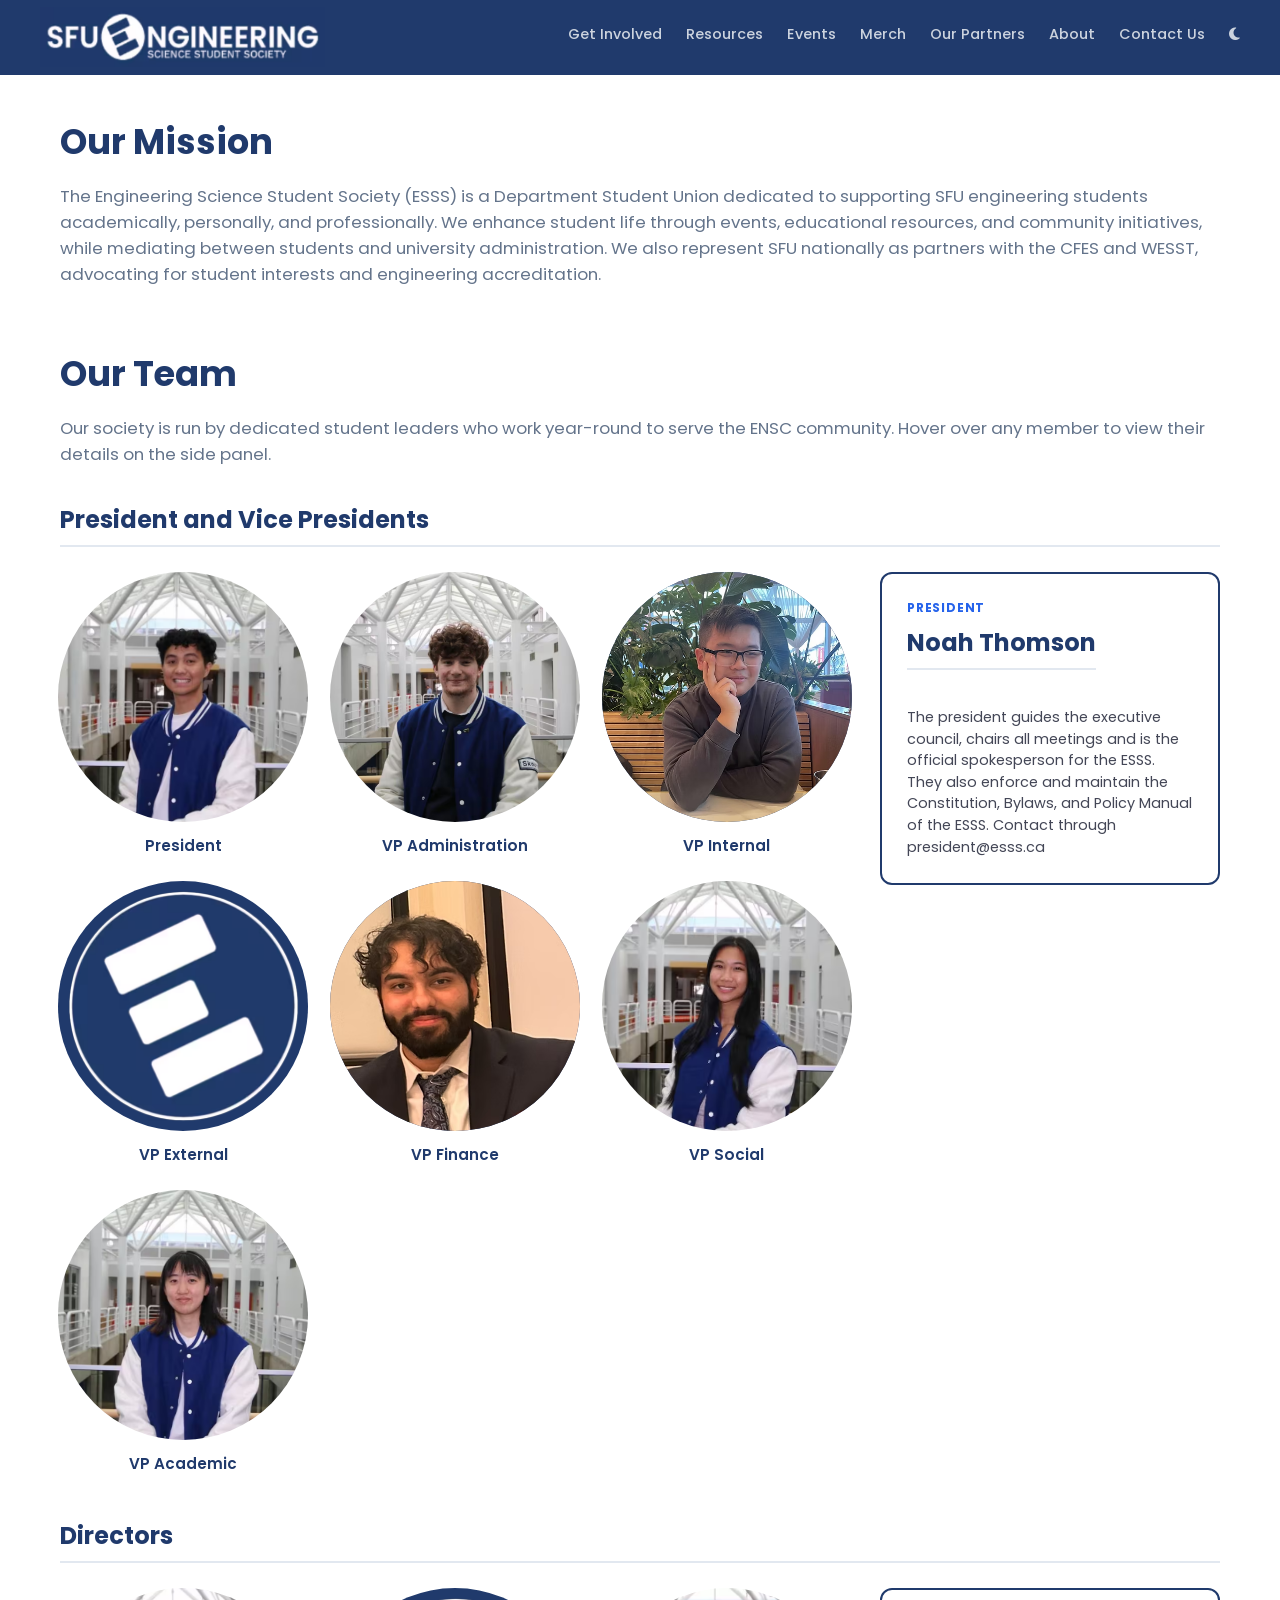
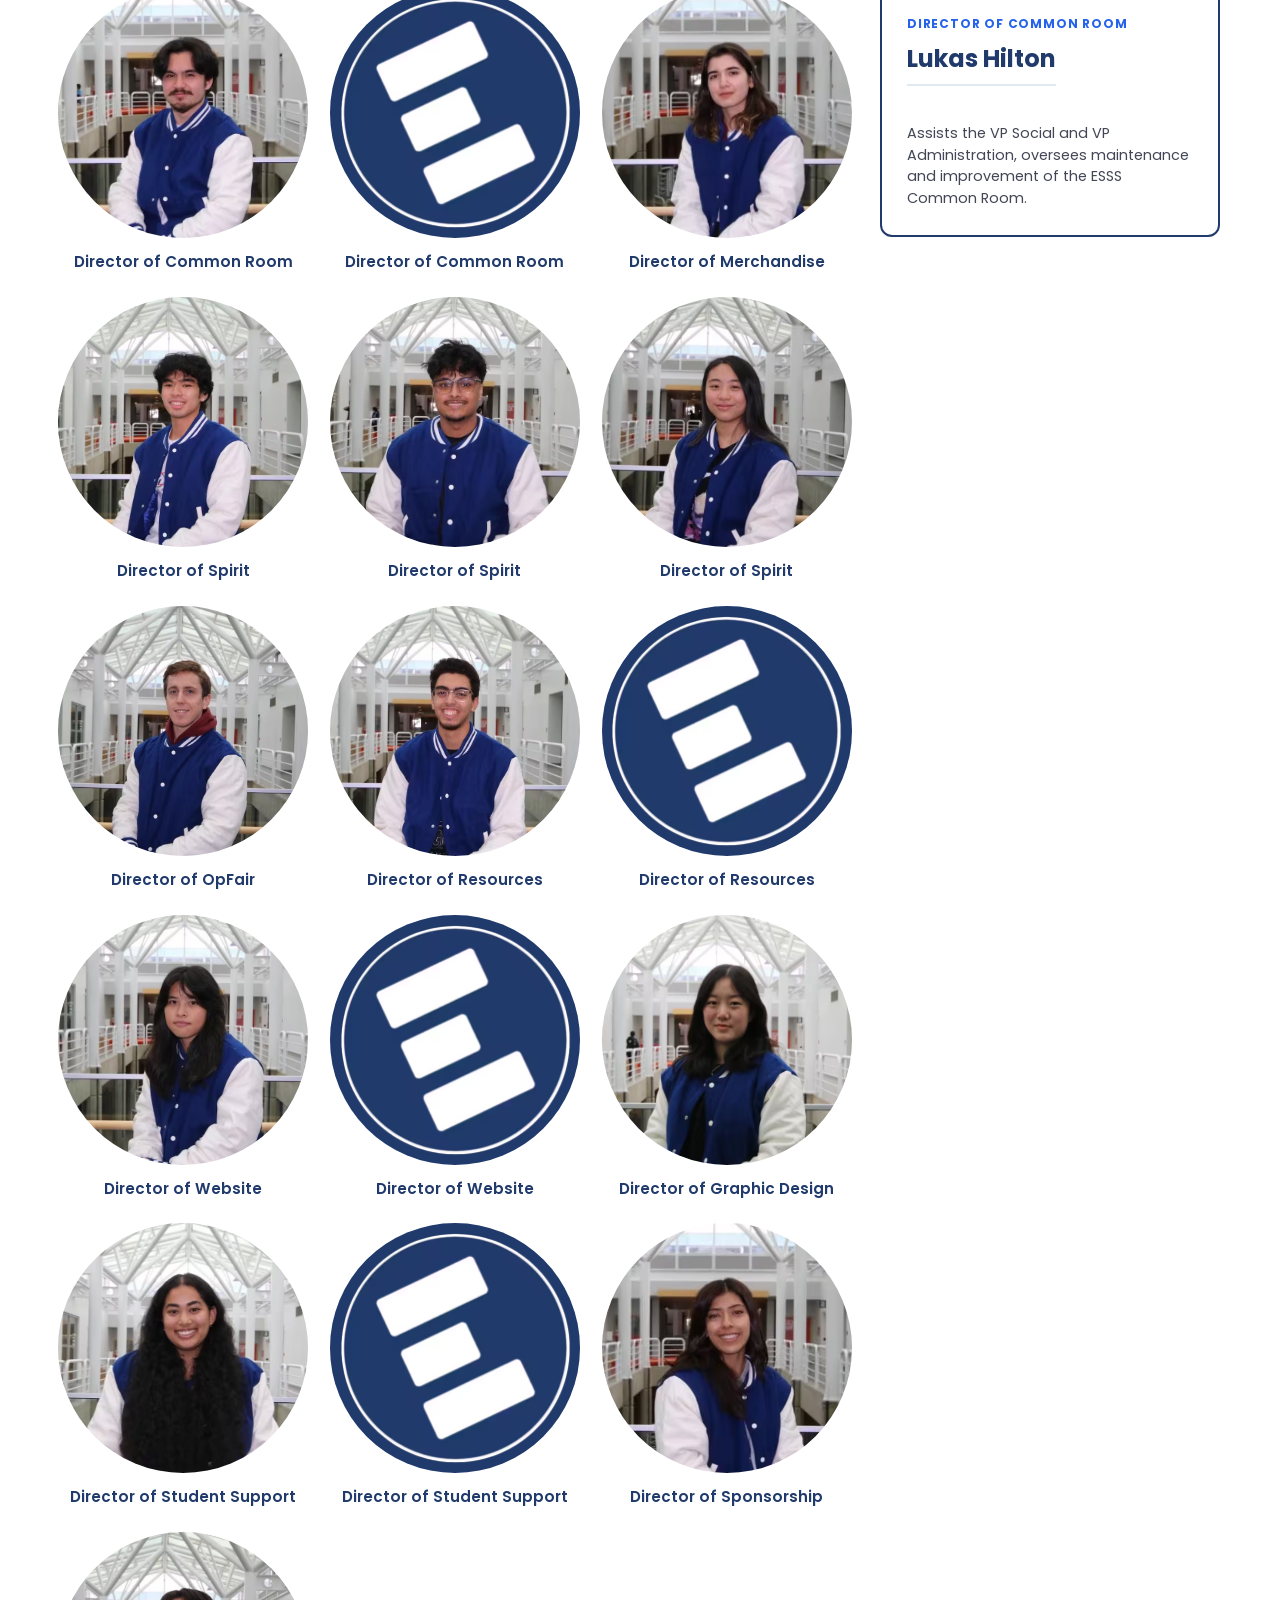
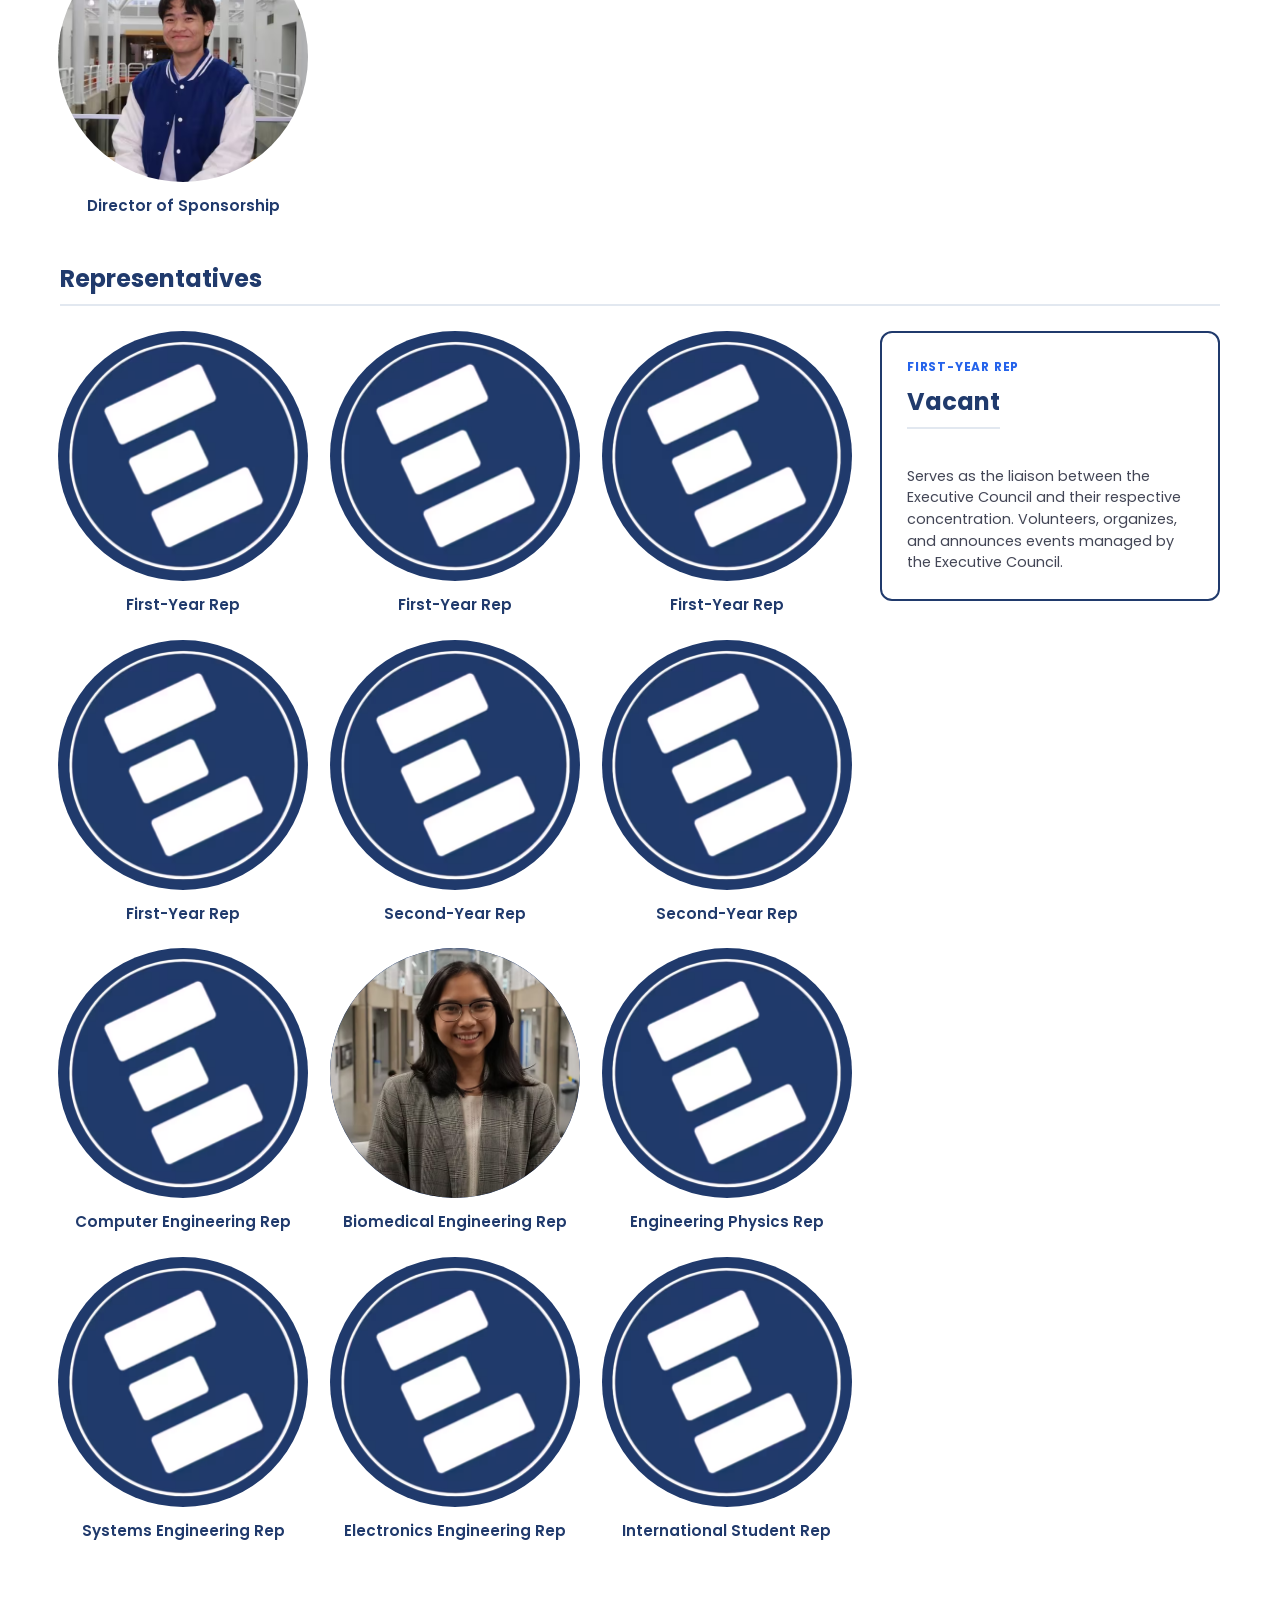
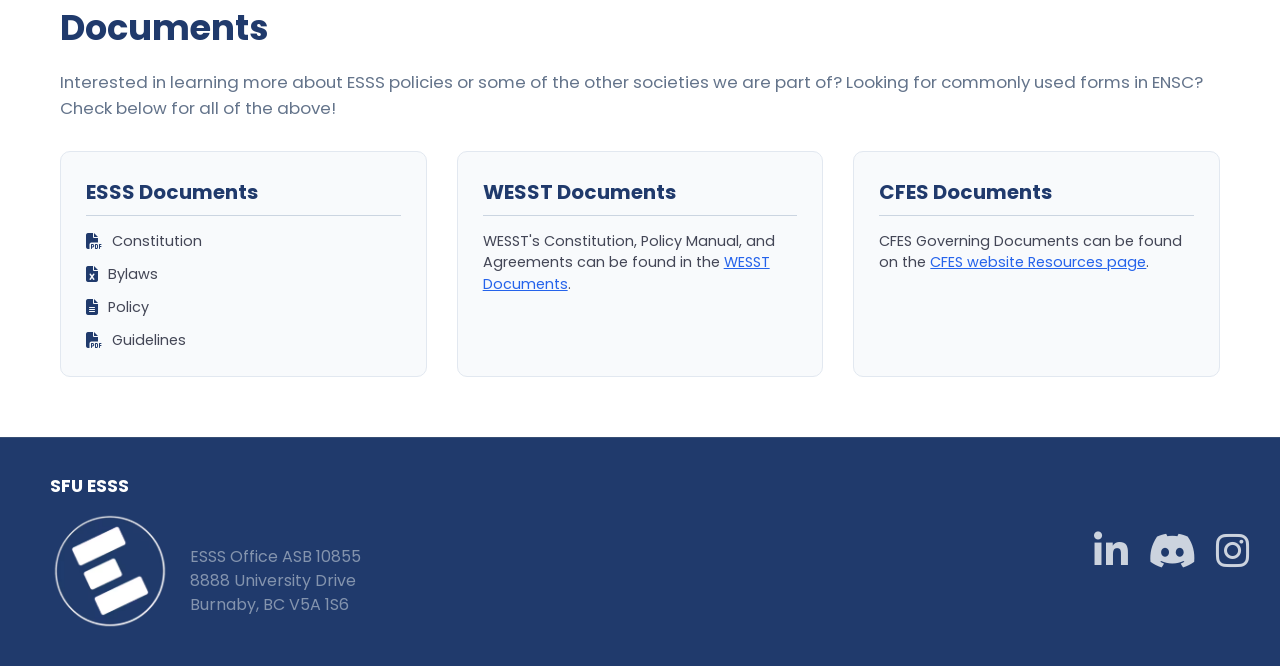
<file: about.html>
<!DOCTYPE html>
<html lang="en">
<head>
    <meta charset="UTF-8">
    <meta name="viewport" content="width=device-width, initial-scale=1.0">
    <title>About Us - SFU Engineering Science Student Society</title>
    <link rel="icon" type="image/png" href="circleLogo.avif">
    <link rel="stylesheet" href="navbar-footer.css">
    <link rel="stylesheet" href="about.css">
    <link rel="stylesheet" href="https://cdnjs.cloudflare.com/ajax/libs/font-awesome/6.4.0/css/all.min.css">
</head>
<body>

    <header class="navbar">
        <a href="index.html" class="logo-container" aria-label="Home">
            <img src="navBarLogo.avif" alt="SFU Engineering Science Student Society Logo" class="nav-logo">
        </a>
        <nav class="nav-links">
            <div class="dropdown">
                <a class="dropbtn">Get Involved</a>
                <div class="dropdown-content">
                    <a href="meetings.html">Meetings</a>
                    <a href="clubs.html">Clubs and Teams</a>
                    <a href="mentor.html">Mentorship Program</a>
                </div>
            </div>
            <div class="dropdown">
                <a class="dropbtn">Resources</a>
                <div class="dropdown-content">
                    <a href="guide.html">ESSS Guide</a>
                    <a href="courses.html">Course Information</a>
                    <a href="scholarFunds.html">Scholarships and Funds</a>
                </div>
            </div>
            <div class="dropdown">
                <a class="dropbtn">Events</a>
                <div class="dropdown-content">
                    <a href="events.html">Events</a>
                    <a href="comp.html">Conferences and Competitions</a>
                </div>
            </div>
            <div class="dropdown">
                <a href="merch.html" class="dropbtn">Merch</a>
            </div>
            <div class="dropdown">
                <a href="sponsors.html" class="dropbtn">Our Partners</a>
            </div>
            <div class="dropdown">
                <a class="dropbtn">About</a>
                <div class="dropdown-content">
                    <a href="about.html">About Us</a>
                    <a href="location.html">Location</a>
                </div>
            </div>
            <a href="contactUs.html">Contact Us</a>
            <a href="#" id="darkModeToggle" aria-label="Toggle Dark Mode"><i class="fa-solid fa-moon"></i></a>
        </nav>
    </header>

    <main class="about-main">
        <section class="about-section">
            <h2 class="section-title">Our Mission</h2>
            <p class="section-subtitle">The Engineering Science Student Society (ESSS) is a Department Student Union dedicated to supporting SFU engineering students academically, personally, and professionally. We enhance student life through events, educational resources, and community initiatives, while mediating between students and university administration. We also represent SFU nationally as partners with the CFES and WESST, advocating for student interests and engineering accreditation.</p>
        </section>

        <section class="about-section">
            <h2 class="section-title">Our Team</h2>
            <p class="section-subtitle">Our society is run by dedicated student leaders who work year-round to serve the ENSC community. Hover over any member to view their details on the side panel.</p>

            <div class="team-category">
                <h3>President and Vice Presidents</h3>
                <div class="team-interactive-wrapper">
                    <div class="team-grid">
                        <script>
                            const execData = [
                                { 
                                    role: "President", 
                                    name: "Noah Thomson", 
                                    img: "pres.avif", 
                                    desc: "The president guides the executive council, chairs all meetings and is the official spokesperson for the ESSS. They also enforce and maintain the Constitution, Bylaws, and Policy Manual of the ESSS. Contact through president@esss.ca" 
                                },
                                { 
                                    role: "VP Administration", 
                                    name: "Daniel Skournik", 
                                    img: "vpAdmin.avif", 
                                    desc: "The VP Admin oversees access of the ESSS physical and digital spaces, acts as Secretary for all meetings, maintains documentation and archival media of the ESSS, maintains and oversees the ESSS’s website, email server, and social media, and oversees the roles and responsibilities of the Directors of Common Room and Website. Contact through admin@esss.ca" 
                                },
                                { 
                                    role: "VP Internal", 
                                    name: "Lexiss Leung", 
                                    img: "vpInternal.avif", 
                                    desc: "The VP Internal presents topics from SFSS Council meetings to the Members at Regular meetings, provides representation of the ESSS to the SFSS Council, and liaises with Engineering Clubs. Contact through internal@esss.ca" 
                                },
                                { 
                                    role: "VP External", 
                                    name: "Jihee Ryu", 
                                    img: "", 
                                    desc: "The VP External liaises with the CFES, WESST, and EGBC, oversees the coordination of the Iron Ring ceremony, oversees the organization of the SFU Engineering Competition, forms a committee of ESSS members for the purpose of selecting conference delegates, and oversees the roles and responsibilities of the Directors of OpFair and Diversity. Contact through external@esss.ca" 
                                },
                                { 
                                    role: "VP Finance", 
                                    name: "Rohin Gill", 
                                    img: "vpFinance.avif", 
                                    desc: "The VP Finance manages the writing and approval of grants, liaises with the bank that holds the ESSS’s external account, prepares the budget for the fiscal year and analyzes the previous year’s budget, maintains financial records and accounts, oversees the purchase and sale of merchandise, and oversees the roles and responsibilities of the Directors of Merchandise and Sponsorship. Contact through finance@esss.ca" 
                                },
                                { 
                                    role: "VP Social", 
                                    name: "Kayla Lee", 
                                    img: "vpSocial.avif", 
                                    desc: "The VP Social forms event committees with Representatives and Society Members when necessary for an event, promotes events and services offered by the ESSS, organizes and fills an events calendar for their upcoming term, and oversees the role and responsibility of the Director of Spirit. Contact through social@esss.ca" 
                                },
                                { 
                                    role: "VP Academic", 
                                    name: "Annika Wong", 
                                    img: "vpAcademic.avif", 
                                    desc: "The VP Academic oversees the administration of ESSEF grants, oversees the ESSEF Parts Library, attends all Undergraduate Curriculum Committee meetings, surveys Members for academic concerns to be brought to Undergraduate Curriculum Committee meetings, and oversees the role and responsibility of the Director of Resource Centre. Contact through academic@esss.ca" 
                                }
                            ];

                            execData.forEach((item) => {
                                const imgSrc = (item.img && item.img.trim() !== "") ? item.img : "circleLogo.avif";
                                document.write(`
                                    <div class="team-card" data-name="${item.name}" data-role="${item.role}" data-desc="${item.desc}">
                                        <div class="team-avatar-wrapper">
                                            <img src="${imgSrc}" alt="${item.role}" class="team-avatar" onerror="this.onerror=null; this.src='circleLogo.avif';">
                                        </div>
                                        <h4 class="team-role-title">${item.role}</h4>
                                    </div>
                                `);
                            });
                        </script>
                    </div>
                    <div class="team-side-panel has-active">
                        <div class="side-panel-content">
                        </div>
                    </div>
                </div>
            </div>

            <div class="team-category">
                <h3>Directors</h3>
                <div class="team-interactive-wrapper">
                    <div class="team-grid">
                        <script>
                            const directorData = [
                                { 
                                  role: "Director of Common Room", 
                                  name: "Lukas Hilton", 
                                  img: "directCommonRoomOne.avif",
                                  desc: "Assists the VP Social and VP Administration, oversees maintenance and improvement of the ESSS Common Room." 
                                },
                                { 
                                  role: "Director of Common Room", 
                                  name: "Ryan Plican",
                                  img: "",
                                  desc: "Assists the VP Social and VP Administration, oversees maintenance and improvement of the ESSS Common Room." 
                                },
                                { 
                                  role: "Director of Merchandise", 
                                  name: "Maryam Mirzayeva",
                                  img: "directMerch.avif", 
                                  desc: "Assists the VP Administration and VP Finance, oversees the sales and inventory of all ESSS merchandise, designs new merchandise for ESSS." 
                                },
                                { 
                                  role: "Director of Spirit", 
                                  name: "Brent Aguirre",
                                  img: "directSpiritOne.avif",
                                  desc: "Assists VP Social, manages ESSS Social Media such as Facebook, Instagram, Twitter, and Discord, creates promotional material for events offline and online, and updates the Lab 1 Display Case." 
                                },
                                { 
                                  role: "Director of Spirit", 
                                  name: "Laksh Soni",
                                  img: "directSpiritTwo.avif",
                                  desc: "Assists VP Social, manages ESSS Social Media such as Facebook, Instagram, Twitter, and Discord, creates promotional material for events offline and online, and updates the Lab 1 Display Case." 
                                },
                                { 
                                  role: "Director of Spirit", 
                                  name: "Aria Law",
                                  img: "directSpiritThree.avif",
                                  desc: "Assists VP Social, manages ESSS Social Media such as Facebook, Instagram, Twitter, and Discord, creates promotional material for events offline and online, and updates the Lab 1 Display Case." 
                                },
                                { 
                                  role: "Director of OpFair", 
                                  name: "Angus Gardner", 
                                  img: "directOpfair.avif",
                                  desc: "Oversees the planning of the annual OpFair, including the coordination of the planning committee and volunteers." 
                                },
                                { 
                                  role: "Director of Resources", 
                                  name: "Omar Mohamed", 
                                  img: "directResourceOne.avif",
                                  desc: "Assists VP Academic, maintains and operates the ESSS 3D Printer, handles 3D printing requests and orders, assists in the prototype development of student projects, and informs and educates the student body about 3D printing technology." 
                                },
                                { 
                                  role: "Director of Resources", 
                                  name: "Amytis Saghafi",
                                  img: "",
                                  desc: "Assists VP Academic, maintains and operates the ESSS 3D Printer, handles 3D printing requests and orders, assists in the prototype development of student projects, and informs and educates the student body about 3D printing technology." 
                                },
                                { 
                                  role: "Director of Website", 
                                  name: "Samantha Huang", 
                                  img: "directWebsiteOne.avif",
                                  desc: "Adds content and improves the design of the ESSS Websites. The coolest position :)" 
                                },
                                { 
                                  role: "Director of Website", 
                                  name: "Ira Batra", 
                                  img: "",
                                  desc: "Adds content and improves the design of the ESSS Websites. The coolest position :)" 
                                },
                                { 
                                  role: "Director of Graphic Design", 
                                  name: "Katherine Zhang", 
                                  img: "directGraphic.avif",
                                  desc: "Creates graphic designs for promotional and informational materials, maintains ESSS branding standards, and supports the VP Social, Directors, and Committees." 
                                },
                                { 
                                  role: "Director of Student Support", 
                                  name: "Natasha Wilson",
                                  img: "directStudentOne.avif",
                                  desc: "Supports tutoring, mentorship, and student support programs. Assists with student concerns referred by the VP Academic as well as maintains appropriate support and referral documentation." 
                                },
                                { 
                                  role: "Director of Student Support", 
                                  name: "Rojin Khanafshar", 
                                  img: "",
                                  desc: "Supports tutoring, mentorship, and student support programs. Assists with student concerns referred by the VP Academic as well as maintains appropriate support and referral documentation." 
                                },
                                { 
                                  role: "Director of Sponsorship", 
                                  name: "Alina Beg",
                                  img: "directSponsorOne.avif",
                                  desc: "Retains existing sponsorships and acquires new ones. Communicates with corporate partners and sponsors to support ESSS events and initiatives. Maintains sponsorship agreements, records, and documentation." 
                                },
                                { 
                                  role: "Director of Sponsorship", 
                                  name: "Trevor Kwong", 
                                  img: "directSponsorTwo.avif",
                                  desc: "Retains existing sponsorships and acquires new ones. Communicates with corporate partners and sponsors to support ESSS events and initiatives. Maintains sponsorship agreements, records, and documentation." 
                                }
                            ];

                            directorData.forEach((item) => {
                                const imgSrc = (item.img && item.img.trim() !== "") ? item.img : "circleLogo.avif";
                                document.write(`
                                    <div class="team-card" data-name="${item.name}" data-role="${item.role}" data-desc="${item.desc}">
                                        <div class="team-avatar-wrapper">
                                            <img src="${imgSrc}" alt="${item.role}" class="team-avatar" onerror="this.onerror=null; this.src='circleLogo.avif';">
                                        </div>
                                        <h4 class="team-role-title">${item.role}</h4>
                                    </div>
                                `);
                            });
                        </script>
                    </div>
                    <div class="team-side-panel has-active">
                        <div class="side-panel-content">
                        </div>
                    </div>
                </div>
            </div>

            <div class="team-category">
                <h3>Representatives</h3>
                <div class="team-interactive-wrapper">
                    <div class="team-grid">
                        <script>
                            const repData = [
                                { role: "First-Year Rep", name: "", img: "", desc: "Serves as the liaison between the Executive Council and their respective concentration. Volunteers, organizes, and announces events managed by the Executive Council." },
                                { role: "First-Year Rep", name: "", img: "", desc: "Serves as the liaison between the Executive Council and their respective concentration. Volunteers, organizes, and announces events managed by the Executive Council." },
                                { role: "First-Year Rep", name: "", img: "", desc: "Serves as the liaison between the Executive Council and their respective concentration. Volunteers, organizes, and announces events managed by the Executive Council." },
                                { role: "First-Year Rep", name: "", img: "", desc: "Serves as the liaison between the Executive Council and their respective concentration. Volunteers, organizes, and announces events managed by the Executive Council." },
                                { role: "Second-Year Rep", name: "", img: "", desc: "Serves as the liaison between the Executive Council and their respective concentration. Volunteers, organizes, and announces events managed by the Executive Council." },
                                { role: "Second-Year Rep", name: "", img: "", desc: "Serves as the liaison between the Executive Council and their respective concentration. Volunteers, organizes, and announces events managed by the Executive Council." },
                                { role: "Computer Engineering Rep", name: "Salem Alsaiari", img: "", desc: "Serves as the liaison between the Executive Council and their respective concentration. Volunteers, organizes, and announces events managed by the Executive Council." },
                                { role: "Biomedical Engineering Rep", name: "Meriel Mangilin", img: "bioRep.avif", desc: "Serves as the liaison between the Executive Council and their respective concentration. Volunteers, organizes, and announces events managed by the Executive Council." },
                                { role: "Engineering Physics Rep", name: "Vishnu Gunja", img: "", desc: "Serves as the liaison between the Executive Council and their respective concentration. Volunteers, organizes, and announces events managed by the Executive Council." },
                                { role: "Systems Engineering Rep", name: "Annie Vong", img: "", desc: "Serves as the liaison between the Executive Council and their respective concentration. Volunteers, organizes, and announces events managed by the Executive Council." },
                                { role: "Electronics Engineering Rep", name: "Anson Wong", img: "", desc: "Serves as the liaison between the Executive Council and their respective concentration. Volunteers, organizes, and announces events managed by the Executive Council." },
                                { role: "International Student Rep", name: "Sadman Sakib", img: "", desc: "Serves as the liaison between the Executive Council and their respective concentration. Volunteers, organizes, and announces events managed by the Executive Council." }
                            ];

                            repData.forEach((item) => {
                                const imgSrc = (item.img && item.img.trim() !== "") ? item.img : "circleLogo.avif";
                                document.write(`
                                    <div class="team-card" data-name="${item.name}" data-role="${item.role}" data-desc="${item.desc}">
                                        <div class="team-avatar-wrapper">
                                            <img src="${imgSrc}" alt="${item.role}" class="team-avatar" onerror="this.onerror=null; this.src='circleLogo.avif';">
                                        </div>
                                        <h4 class="team-role-title">${item.role}</h4>
                                    </div>
                                `);
                            });
                        </script>
                    </div>
                    <div class="team-side-panel has-active">
                        <div class="side-panel-content">
                        </div>
                    </div>
                </div>
            </div>
        </section>

        <section class="about-section">
            <h2 class="section-title">Documents</h2>
            <p class="section-subtitle">Interested in learning more about ESSS policies or some of the other societies we are part of? Looking for commonly used forms in ENSC? Check below for all of the above!</p>

            <div class="documents-container">
                <div class="doc-group">
                    <h3>ESSS Documents</h3>
                    <ul class="doc-list">
                        <li><a href="TITLE I - ESSS CONSTITUTION.pdf" target="_blank"><i class="fa-solid fa-file-pdf"></i>Constitution</a></li>
                        <li><a href="TITLE II - ESSS BYLAWS.pdf" target="_blank"><i class="fa-solid fa-file-excel"></i>Bylaws</a></li>
                        <li><a href="TITLE III - ESSS POLICY AND PROCEDURES.pdf" target="_blank"><i class="fa-solid fa-file-lines"></i>Policy</a></li>
                        <li><a href="ESSS Style Guide 2025.pdf" target="_blank"><i class="fa-solid fa-file-pdf"></i>Guidelines</a></li>
                    </ul>
                </div>
                <div class="doc-group">
                    <h3>WESST Documents</h3>
                    <ul class="doc-list text-doc-list">
                        <li>WESST's Constitution, Policy Manual, and Agreements can be found in the <a href="https://www.wesst.ca/documents" target="_blank">WESST Documents</a>.</li>
                    </ul>
                </div>
                <div class="doc-group">
                    <h3>CFES Documents</h3>
                    <ul class="doc-list text-doc-list">
                        <li>CFES Governing Documents can be found on the <a href="https://cfes.ca/resources/" target="_blank">CFES website Resources page</a>.</li>
                    </ul>
                </div>
            </div>
        </section>
    </main>

    <footer class="site-footer">
        <div class="footer-content">
            <div class="footer-left-group">
                <h3><strong>SFU ESSS</strong></h3>
                <div class="footer-main-row">
                    <img src="circleLogo.avif" alt="SFU ESSS Logo" class="footer-square-logo">
                    <div class="address-box">
                        <p>ESSS Office ASB 10855<br>
                        8888 University Drive<br>
                        Burnaby, BC V5A 1S6</p>
                    </div>
                </div>
            </div>
            <div class="footer-socials">
                <a href="https://www.linkedin.com/company/sfu-engineering-science-student-society/" aria-label="LinkedIn"><i class="fab fa-linkedin-in"></i></a>
                <a href="https://discord.com/invite/ZmGR88pU8j" aria-label="Discord"><i class="fab fa-discord"></i></a>
                <a href="https://www.instagram.com/sfuengineers/" aria-label="Instagram"><i class="fab fa-instagram"></i></a>
            </div>
        </div>
    </footer>

    <script>
        const darkModeToggle = document.getElementById('darkModeToggle');
        const toggleIcon = darkModeToggle.querySelector('i');

        const savedTheme = sessionStorage.getItem('theme');
        if (savedTheme === 'dark') {
            document.body.classList.add('dark-mode');
            toggleIcon.classList.replace('fa-moon', 'fa-sun');
        } else {
            document.body.classList.remove('dark-mode');
            toggleIcon.classList.replace('fa-sun', 'fa-moon');
        }

        darkModeToggle.addEventListener('click', (e) => {
            e.preventDefault();
            document.body.classList.toggle('dark-mode');

            if (document.body.classList.contains('dark-mode')) {
                sessionStorage.setItem('theme', 'dark');
                toggleIcon.classList.replace('fa-moon', 'fa-sun');
            } else {
                sessionStorage.setItem('theme', 'light');
                toggleIcon.classList.replace('fa-sun', 'fa-moon');
            }
        });

        document.querySelectorAll('.dropdown > .dropbtn').forEach(button => {
            button.addEventListener('click', function(e) {
                if (window.innerWidth <= 900) {
                    const dropdown = this.parentElement;
                    const content = dropdown.querySelector('.dropdown-content');
                    
                    if (content.style.display === 'block') {
                        content.style.display = 'none';
                    } else {
                        document.querySelectorAll('.dropdown-content').forEach(c => c.style.display = 'none');
                        content.style.display = 'block';
                        e.preventDefault();
                    }
                }
            });
        });

        window.addEventListener('click', function(e) {
            if (!e.target.closest('.dropdown') && window.innerWidth <= 900) {
                document.querySelectorAll('.dropdown-content').forEach(c => c.style.display = 'none');
            }
        });

        document.querySelectorAll('.team-interactive-wrapper').forEach(wrapper => {
            const teamCards = wrapper.querySelectorAll('.team-card');
            const sidePanelContent = wrapper.querySelector('.side-panel-content');

            function displayCardInfo(card) {
                const name = card.getAttribute('data-name').trim() !== "" ? card.getAttribute('data-name') : "Vacant";
                const role = card.getAttribute('data-role');
                const desc = card.getAttribute('data-desc').trim() !== "" ? card.getAttribute('data-desc') : "Description coming soon...";

                sidePanelContent.innerHTML = `
                    <div class="side-member-card">
                        <span class="side-role">${role}</span>
                        <h3 class="side-name">${name}</h3>
                        <p class="side-desc">${desc}</p>
                    </div>
                `;
            }

            if (teamCards.length > 0) {
                displayCardInfo(teamCards[0]);
            }

            teamCards.forEach(card => {
                card.addEventListener('mouseenter', () => {
                    displayCardInfo(card);
                });
            });
        });
    </script>
</body>
</html>
</file>
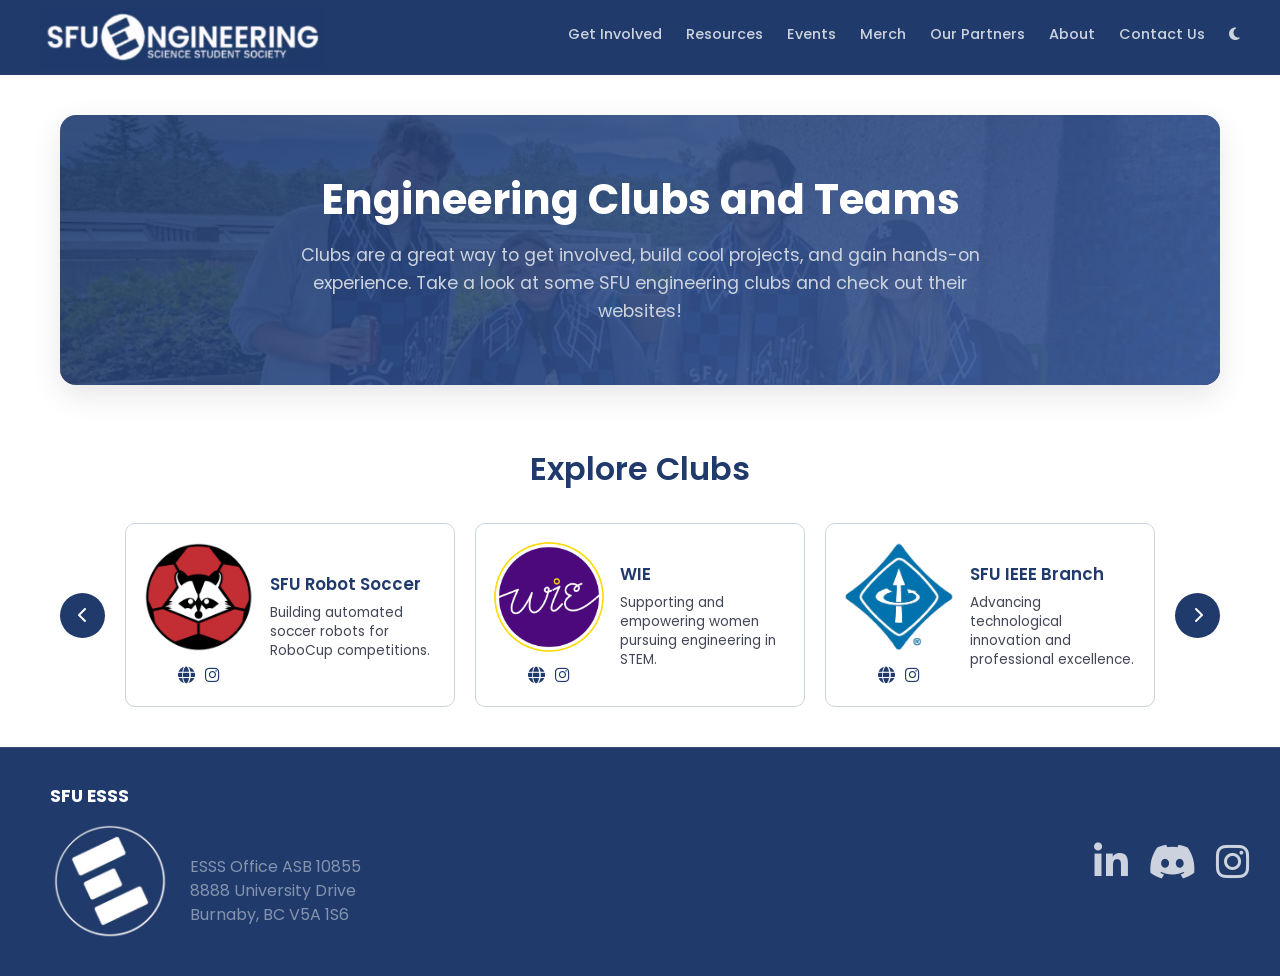
<file: clubs.html>
<!DOCTYPE html>
<html lang="en">
<head>
    <meta charset="UTF-8">
    <meta name="viewport" content="width=device-width, initial-scale=1.0">
    <title>Clubs - SFU Engineering Science Student Society</title>
    <link rel="icon" type="image/avif" href="circleLogo.avif">
    <link rel="stylesheet" href="navbar-footer.css">
    <link rel="stylesheet" href="clubs.css">
    <link rel="stylesheet" href="https://cdnjs.cloudflare.com/ajax/libs/font-awesome/6.4.0/css/all.min.css">
</head>
<body>

    <div class="page-container">
        <header class="navbar">
            <a href="index" class="logo-container" aria-label="Home">
                <img src="navBarLogo.avif" alt="SFU Engineering Science Student Society Logo" class="nav-logo">
            </a>
            <nav class="nav-links">
                <div class="dropdown">
                    <a class="dropbtn">Get Involved</a>
                    <div class="dropdown-content">
                        <a href="meetings.html">Meetings</a>
                        <a href="clubs.html">Clubs and Teams</a>
                        <a href="mentor.html">Mentorship Program</a>
                    </div>
                </div>
                <div class="dropdown">
                    <a class="dropbtn">Resources</a>
                    <div class="dropdown-content">
                        <a href="guide.html">ESSS Guide</a>
                        <a href="courses.html">Course Information</a>
                        <a href="scholarFunds.html">Scholarships and Funds</a>
                    </div>
                </div>
                <div class="dropdown">
                    <a class="dropbtn">Events</a>
                    <div class="dropdown-content">
                        <a href="events.html">Events</a>
                        <a href="comp.html">Conferences and Competitions</a>
                    </div>
                </div>
                <div class="dropdown">
                    <a href="merch.html" class="dropbtn">Merch</a>
                </div>
                <div class="dropdown">
                    <a href="sponsors.html" class="dropbtn">Our Partners</a>
                </div>
                <div class="dropdown">
                    <a class="dropbtn">About</a>
                    <div class="dropdown-content">
                        <a href="about.html">About Us</a>
                        <a href="location.html">Location</a>
                    </div>
                </div>
                <a href="contactUs.html">Contact Us</a>
                <a href="#" id="darkModeToggle" aria-label="Toggle Dark Mode"><i class="fa-solid fa-moon"></i></a>
            </nav>
        </header>

        <main class="clubs-main">
            <section class="clubs-hero" style="background-image: url('club.avif');">
                <div class="clubs-hero-overlay">
                    <div class="clubs-hero-content">
                        <h1>Engineering Clubs and Teams</h1>
                        <p>Clubs are a great way to get involved, build cool projects, and gain hands-on experience. Take a look at some SFU engineering clubs and check out their websites!</p>
                    </div>
                </div>
            </section>

            <section class="clubs-list-section">
                <h2>Explore Clubs</h2>
                <div class="clubs-carousel-container">
                    <button class="carousel-btn prev-btn" aria-label="Previous Clubs"><i class="fa-solid fa-chevron-left"></i></button>
                    
                    <div class="clubs-grid">
                        <div class="club-card active">
                            <div class="club-card-left">
                                <img src="robotSoccerLogo.avif" alt="SFU Robot Soccer Logo">
                                <div class="club-socials">
                                    <a href="https://www.sfurobotsoccer.com/" target="_blank" aria-label="Website"><i class="fa-solid fa-globe"></i></a>
                                    <a href="https://www.instagram.com/sfurobotsoccer?utm_source=ig_web_button_share_sheet&igsi=ZDNlZDc0MzIxNw==" target="_blank" aria-label="Instagram"><i class="fab fa-instagram"></i></a>
                                </div>
                            </div>
                            <div class="club-card-right">
                                <h3>SFU Robot Soccer</h3>
                                <p>Building automated soccer robots for RoboCup competitions.</p>
                            </div>
                        </div>

                        <div class="club-card active">
                            <div class="club-card-left">
                                <img src="wieLogo.avif" alt="SFU Women in Engineering Logo">
                                <div class="club-socials">
                                    <a href="https://www.sfu.ca/clubs/wie.html" target="_blank" aria-label="Website"><i class="fa-solid fa-globe"></i></a>
                                    <a href="https://www.instagram.com/wiesfu?utm_source=ig_web_button_share_sheet&igsi=ZDNlZDc0MzIxNw==" target="_blank" aria-label="Instagram"><i class="fab fa-instagram"></i></a>
                                </div>
                            </div>
                            <div class="club-card-right">
                                <h3>WIE</h3>
                                <p>Supporting and empowering women pursuing engineering in STEM.</p>
                            </div>
                        </div>

                        <div class="club-card active">
                            <div class="club-card-left">
                                <img src="sfuIEEELogo.avif" alt="SFU IEEE Logo">
                                <div class="club-socials">
                                    <a href="http://www.sfu.ieee.ca/" target="_blank" aria-label="Website"><i class="fa-solid fa-globe"></i></a>
                                    <a href="https://www.instagram.com/ieeesfu?utm_source=ig_web_button_share_sheet&igsi=ZDNlZDc0MzIxNw==" target="_blank" aria-label="Instagram"><i class="fab fa-instagram"></i></a>
                                </div>
                            </div>
                            <div class="club-card-right">
                                <h3>SFU IEEE Branch</h3>
                                <p>Advancing technological innovation and professional excellence.</p>
                            </div>
                        </div>

                        <div class="club-card">
                            <div class="club-card-left">
                                <img src="teamPhantomLogo.avif" alt="SFU Team Phantom Logo">
                                <div class="club-socials">
                                    <a href="https://www.teamphantom.ca/" target="_blank" aria-label="Website"><i class="fa-solid fa-globe"></i></a>
                                    <a href="https://www.instagram.com/sfuformulasae?utm_source=ig_web_button_share_sheet&igsi=ZDNlZDc0MzIxNw==" target="_blank" aria-label="Instagram"><i class="fab fa-instagram"></i></a>
                                </div>
                            </div>
                            <div class="club-card-right">
                                <h3>SFU Team Phantom</h3>
                                <p>Designing and building electric formula-style race cars.</p>
                            </div>
                        </div>

                        <div class="club-card">
                            <div class="club-card-left">
                                <img src="sfuRocketryLogo.avif" alt="SFU Rocketry Logo">
                                <div class="club-socials">
                                    <a href="https://www.sfurocketry.com/" target="_blank" aria-label="Website"><i class="fa-solid fa-globe"></i></a>
                                    <a href="https://www.instagram.com/sfurocketry?utm_source=ig_web_button_share_sheet&igsi=ZDNlZDc0MzIxNw==" target="_blank" aria-label="Instagram"><i class="fab fa-instagram"></i></a>
                                </div>
                            </div>
                            <div class="club-card-right">
                                <h3>SFU Rocketry</h3>
                                <p>Striving to launch student-built rockets toward space.</p>
                            </div>
                        </div>

                        <div class="club-card">
                            <div class="club-card-left">
                                <img src="sfuRoboticsLogo.avif" alt="SFU Robotics Logo">
                                <div class="club-socials">
                                    <a href="https://ascensionrobomaster.com/" target="_blank" aria-label="Website"><i class="fa-solid fa-globe"></i></a>
                                    <a href="https://www.instagram.com/ascension_robotics?utm_source=ig_web_button_share_sheet&igsi=ZDNlZDc0MzIxNw==" target="_blank" aria-label="Instagram"><i class="fab fa-instagram"></i></a>
                                    <a href="https://discord.com/invite/XsfVH5xZgH" target="_blank" aria-label="Discord"><i class="fab fa-discord"></i></a>
                                </div>
                            </div>
                            <div class="club-card-right">
                                <h3>SFU Robotics</h3>
                                <p>Learning robotics through hands-on projects and competitions.</p>
                            </div>
                        </div>

                        <div class="club-card">
                            <div class="club-card-left">
                                <img src="ewbLogo.avif" alt="SFU Engineers Without Borders Logo">
                                <div class="club-socials">
                                    <a href="https://ewbsfu.github.io/" target="_blank" aria-label="Website"><i class="fa-solid fa-globe"></i></a>
                                    <a href="https://www.instagram.com/ewb.sfu?utm_source=ig_web_button_share_sheet&igsi=ZDNlZDc0MzIxNw==" target="_blank" aria-label="Instagram"><i class="fab fa-instagram"></i></a>
                                    <a href="https://discord.com/invite/QbZucJke7N" target="_blank" aria-label="Discord"><i class="fab fa-discord"></i></a>
                                </div>
                            </div>
                            <div class="club-card-right">
                                <h3>SFU Engineers Without Borders</h3>
                                <p>Tackling global humanitarian issues with engineering expertise.</p>
                            </div>
                        </div>

                        <div class="club-card">
                            <div class="club-card-left">
                                <img src="racerbotLogo.avif" alt="SFU Racerbot Logo">
                                <div class="club-socials">
                                    <a href="https://sfuracerbot.ca/" target="_blank" aria-label="Website"><i class="fa-solid fa-globe"></i></a>
                                    <a href="https://www.instagram.com/sfuracerbot?utm_source=ig_web_button_share_sheet&stkn=ZDNlZDc0MzIxNw==" target="_blank" aria-label="Instagram"><i class="fab fa-instagram"></i></a>
                                    <a href="https://discord.com/invite/wusZKX3MaK" target="_blank" aria-label="Discord"><i class="fab fa-discord"></i></a>
                                </div>
                            </div>
                            <div class="club-card-right">
                                <h3>SFU Racerbot</h3>
                                <p>Building and programming 1/10th scale autonomous race cars.</p>
                            </div>
                        </div>

                    </div>



                    <button class="carousel-btn next-btn" aria-label="Next Clubs"><i class="fa-solid fa-chevron-right"></i></button>
                </div>
            </section>
        </main>

        <footer class="site-footer">
            <div class="footer-content">
                <div class="footer-left-group">
                    <h3><strong>SFU ESSS</strong></h3>
                    <div class="footer-main-row">
                        <img src="circleLogo.avif" alt="SFU ESSS Logo" class="footer-square-logo">
                        <div class="address-box">
                            <p>ESSS Office ASB 10855<br>
                            8888 University Drive<br>
                            Burnaby, BC V5A 1S6</p>
                        </div>
                    </div>
                </div>

                <div class="footer-socials">
                    <a href="https://www.linkedin.com/company/sfu-engineering-science-student-society/" aria-label="LinkedIn"><i class="fab fa-linkedin-in"></i></a>
                    <a href="https://discord.com/invite/ZmGR88pU8j" aria-label="Discord"><i class="fab fa-discord"></i></a>
                    <a href="https://www.instagram.com/sfuengineers/" aria-label="Instagram"><i class="fab fa-instagram"></i></a>
                </div>
            </div>
        </footer>
    </div>

    <script>
        const darkModeToggle = document.getElementById('darkModeToggle');
        const toggleIcon = darkModeToggle.querySelector('i');

        const savedTheme = sessionStorage.getItem('theme');
        if (savedTheme === 'dark') {
            document.body.classList.add('dark-mode');
            toggleIcon.classList.replace('fa-moon', 'fa-sun');
        } else {
            document.body.classList.remove('dark-mode');
            toggleIcon.classList.replace('fa-sun', 'fa-moon');
        }

        darkModeToggle.addEventListener('click', (e) => {
            e.preventDefault();
            document.body.classList.toggle('dark-mode');

            if (document.body.classList.contains('dark-mode')) {
                sessionStorage.setItem('theme', 'dark');
                toggleIcon.classList.replace('fa-moon', 'fa-sun');
            } else {
                sessionStorage.setItem('theme', 'light');
                toggleIcon.classList.replace('fa-sun', 'fa-moon');
            }
        });

        document.querySelectorAll('.dropdown > .dropbtn').forEach(button => {
            button.addEventListener('click', function(e) {
                if (window.innerWidth <= 900) {
                    const dropdown = this.parentElement;
                    const content = dropdown.querySelector('.dropdown-content');
                    
                    if (content.style.display === 'block') {
                        content.style.display = 'none';
                    } else {
                        document.querySelectorAll('.dropdown-content').forEach(c => c.style.display = 'none');
                        content.style.display = 'block';
                        e.preventDefault();
                    }
                }
            });
        });

        window.addEventListener('click', function(e) {
            if (!e.target.closest('.dropdown') && window.innerWidth <= 900) {
                document.querySelectorAll('.dropdown-content').forEach(c => c.style.display = 'none');
            }
        });

        const cards = document.querySelectorAll('.club-card');
        const prevBtn = document.querySelector('.prev-btn');
        const nextBtn = document.querySelector('.next-btn');
        let currentIndex = 0;

        function getCardsPerPage() {
            return window.innerWidth <= 768 ? 1 : 3;
        }

        function updateCarousel() {
            const cardsPerPage = getCardsPerPage();
            cards.forEach((card, index) => {
                if (index >= currentIndex && index < currentIndex + cardsPerPage) {
                    card.style.display = 'flex';
                } else {
                    card.style.display = 'none';
                }
            });
        }

        nextBtn.addEventListener('click', () => {
            const cardsPerPage = getCardsPerPage();
            if (currentIndex + cardsPerPage < cards.length) {
                currentIndex += cardsPerPage;
            } else {
                currentIndex = 0;
            }
            updateCarousel();
        });

        prevBtn.addEventListener('click', () => {
            const cardsPerPage = getCardsPerPage();
            if (currentIndex - cardsPerPage >= 0) {
                currentIndex -= cardsPerPage;
            } else {
                currentIndex = Math.floor((cards.length - 1) / cardsPerPage) * cardsPerPage;
            }
            updateCarousel();
        });

        window.addEventListener('resize', updateCarousel);
        updateCarousel();
    </script>
</body>
</html>
</file>
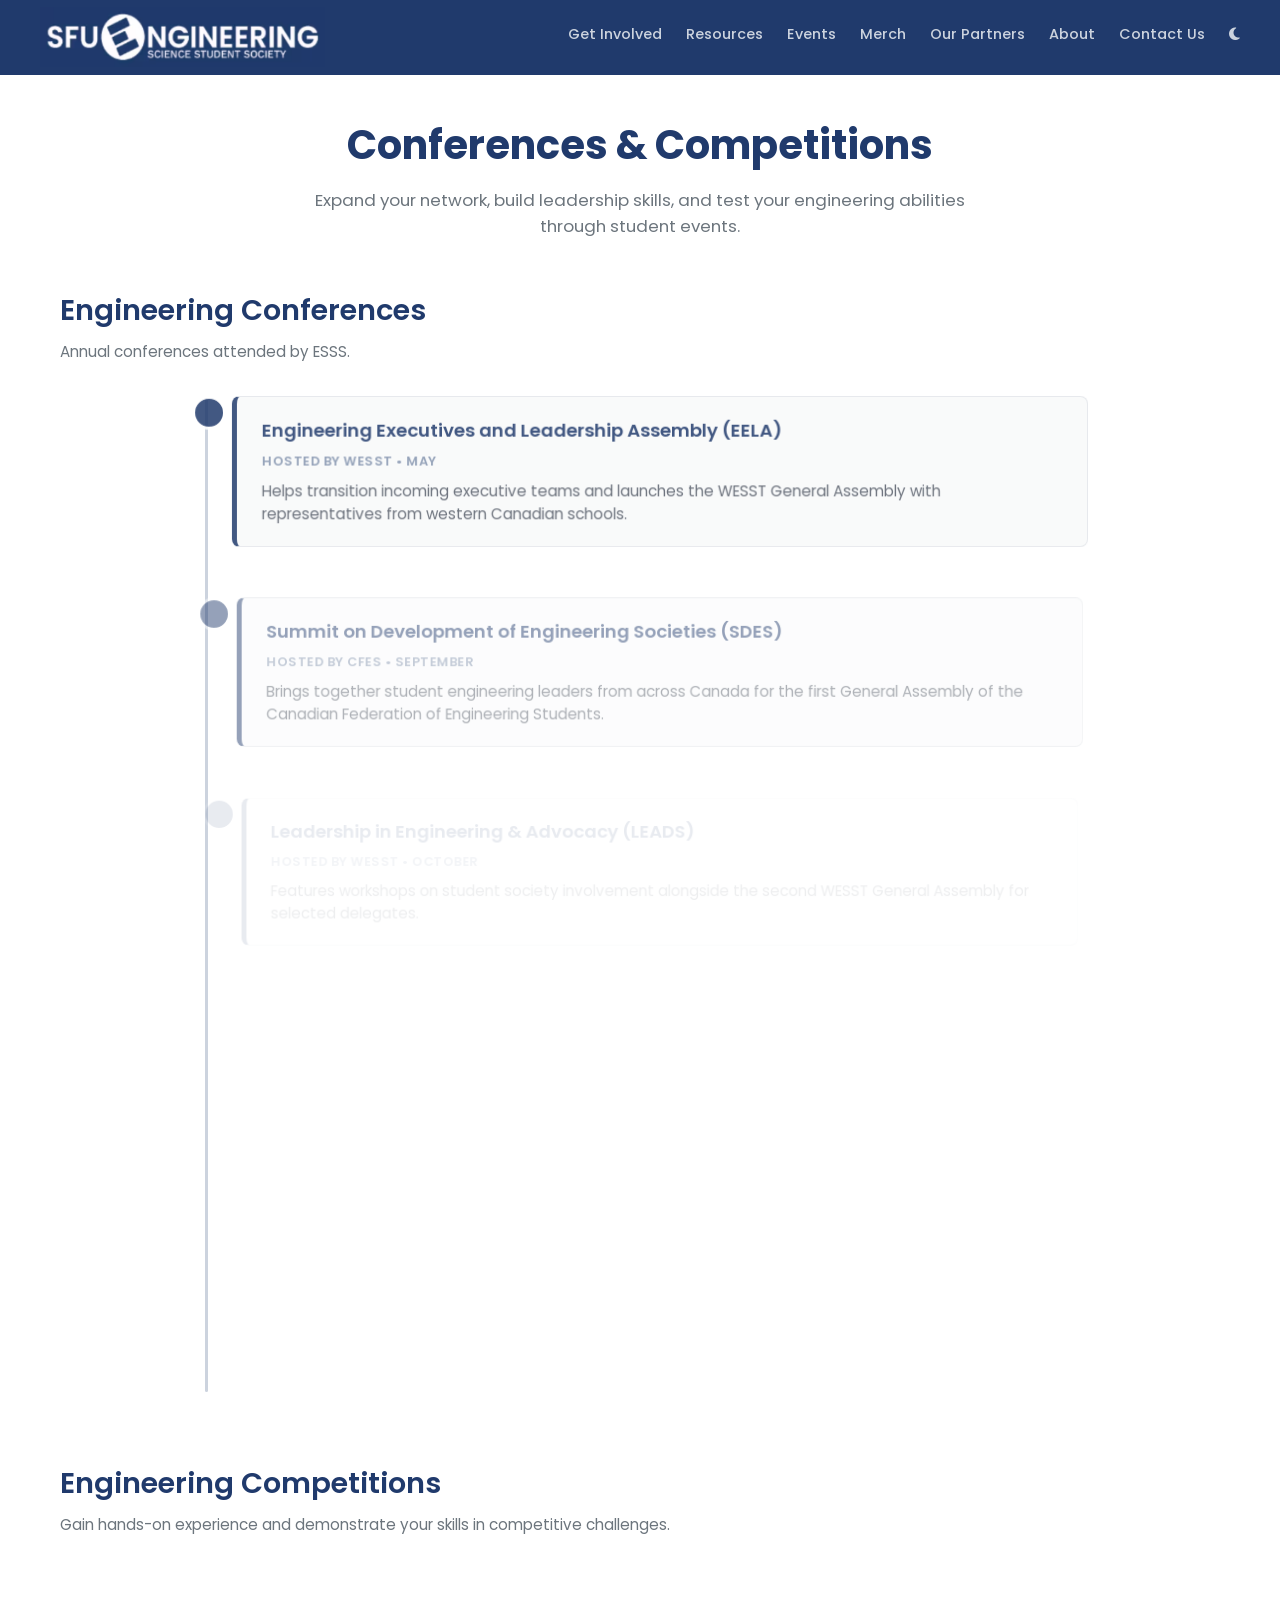
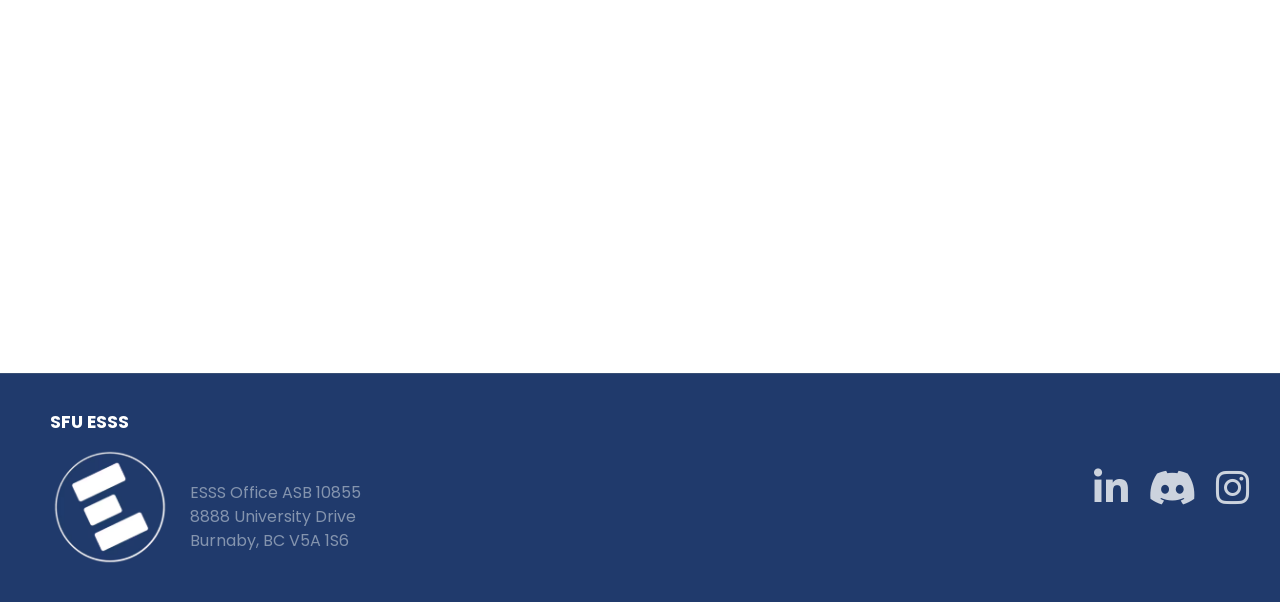
<file: comp.html>
<!DOCTYPE html>
<html lang="en">
<head>
    <meta charset="UTF-8">
    <meta name="viewport" content="width=device-width, initial-scale=1.0">
    <title>Conferences and Competitions - SFU Engineering Science Student Society</title>
    <link rel="icon" type="image/avif" href="circleLogo.avif">
    <link rel="stylesheet" href="navbar-footer.css">
    <link rel="stylesheet" href="comp.css">
    <link rel="stylesheet" href="https://cdnjs.cloudflare.com/ajax/libs/font-awesome/6.4.0/css/all.min.css">
</head>
<body>

    <header class="navbar">
        <a href="index.html" class="logo-container" aria-label="Home">
            <img src="navBarLogo.avif" alt="SFU Engineering Science Student Society Logo" class="nav-logo">
        </a>
        <nav class="nav-links">
            <div class="dropdown">
                <a class="dropbtn">Get Involved</a>
                <div class="dropdown-content">
                    <a href="meetings.html">Meetings</a>
                    <a href="clubs.html">Clubs and Teams</a>
                    <a href="mentor.html">Mentorship Program</a>
                </div>
            </div>
            <div class="dropdown">
                <a class="dropbtn">Resources</a>
                <div class="dropdown-content">
                    <a href="guide.html">ESSS Guide</a>
                    <a href="courses.html">Course Information</a>
                    <a href="scholarFunds.html">Scholarships and Funds</a>
                </div>
            </div>
            <div class="dropdown">
                <a class="dropbtn">Events</a>
                <div class="dropdown-content">
                    <a href="events.html">Events</a>
                    <a href="comp.html">Conferences and Competitions</a>
                </div>
            </div>
            <div class="dropdown">
                <a href="merch.html" class="dropbtn">Merch</a>
            </div>
            <div class="dropdown">
                <a href="sponsors.html" class="dropbtn">Our Partners</a>
            </div>
            <div class="dropdown">
                <a class="dropbtn">About</a>
                <div class="dropdown-content">
                    <a href="about.html">About Us</a>
                    <a href="location.html">Location</a>
                </div>
            </div>
            <a href="contactUs.html">Contact Us</a>
            <a href="#" id="darkModeToggle" aria-label="Toggle Dark Mode"><i class="fa-solid fa-moon"></i></a>
        </nav>
    </header>

    <main class="main-container">
        <section class="page-header">
            <h1>Conferences & Competitions</h1>
            <p>Expand your network, build leadership skills, and test your engineering abilities through student events.</p>
        </section>

        <section class="comp-section">
            <div class="section-title-box">
                <h2>Engineering Conferences</h2>
                <p>Annual conferences attended by ESSS.</p>
            </div>

            <div class="comp-timeline">
                <div class="timeline-item scroll-animate">
                    <div class="timeline-badge"></div>
                    <div class="timeline-content">
                        <h3>Engineering Executives and Leadership Assembly (EELA)</h3>
                        <span class="timeline-timing">Hosted by WESST &bull; May</span>
                        <p>Helps transition incoming executive teams and launches the WESST General Assembly with representatives from western Canadian schools.</p>
                    </div>
                </div>

                <div class="timeline-item scroll-animate">
                    <div class="timeline-badge"></div>
                    <div class="timeline-content">
                        <h3>Summit on Development of Engineering Societies (SDES)</h3>
                        <span class="timeline-timing">Hosted by CFES &bull; September</span>
                        <p>Brings together student engineering leaders from across Canada for the first General Assembly of the Canadian Federation of Engineering Students.</p>
                    </div>
                </div>

                <div class="timeline-item scroll-animate">
                    <div class="timeline-badge"></div>
                    <div class="timeline-content">
                        <h3>Leadership in Engineering & Advocacy (LEADS)</h3>
                        <span class="timeline-timing">Hosted by WESST &bull; October</span>
                        <p>Features workshops on student society involvement alongside the second WESST General Assembly for selected delegates.</p>
                    </div>
                </div>

                <div class="timeline-item scroll-animate">
                    <div class="timeline-badge"></div>
                    <div class="timeline-content">
                        <h3>Conference on Diversity in Engineering (CDE)</h3>
                        <span class="timeline-timing">Hosted by CFES &bull; November</span>
                        <p>Explores strategies and initiatives for more inclusivity and diverse environments within the engineering profession.</p>
                    </div>
                </div>

                <div class="timeline-item scroll-animate">
                    <div class="timeline-badge"></div>
                    <div class="timeline-content">
                        <h3>Canadian Engineering Leadership Conference (CELC)</h3>
                        <span class="timeline-timing">Hosted by CFES &bull; January</span>
                        <p>Based on leadership and how to be more involved as a leader in respective engineering societies.</p>
                    </div>
                </div>

                <div class="timeline-item scroll-animate">
                    <div class="timeline-badge"></div>
                    <div class="timeline-content">
                        <h3>Conference on Sustainability in Engineering (CSE)</h3>
                        <span class="timeline-timing">Hosted by CFES &bull; February</span>
                        <p>Based on sustainability and being more environmentally friendly in engineering.</p>
                    </div>
                </div>
            </div>
        </section>

        <section class="comp-section">
            <div class="section-title-box">
                <h2>Engineering Competitions</h2>
                <p>Gain hands-on experience and demonstrate your skills in competitive challenges.</p>
            </div>

            <div class="comp-grid three-col">
                <div class="comp-card scroll-animate">
                    <div class="comp-img-container">
                        <img src="sfuComp.avif" alt="SFU Engineering Competition" class="comp-img">
                    </div>
                    <div class="comp-content">
                        <h3>SFU Engineering Competition</h3>
                        <p>Organized by the ESSS, MSESS, and SEESS with categories designed for all undergraduate skill levels.</p>
                    </div>
                </div>

                <div class="comp-card scroll-animate">
                    <div class="comp-img-container">
                        <img src="wesComp.avif" alt="Western Engineering Competition" class="comp-img">
                    </div>
                    <div class="comp-content">
                        <h3>Western Engineering Competition</h3>
                        <p>Brings together winning teams from western Canadian universities who advance past the local competitions.</p>
                    </div>
                </div>

                <div class="comp-card scroll-animate">
                    <div class="comp-img-container">
                        <img src="canComp.avif" alt="Canadian Engineering Competition" class="comp-img">
                    </div>
                    <div class="comp-content">
                        <h3>Canadian Engineering Competition</h3>
                        <p>Features the top champions from regional engineering competitions across the country.</p>
                    </div>
                </div>
            </div>
        </section>
    </main>

    <footer class="site-footer">
        <div class="footer-content">
            <div class="footer-left-group">
                <h3><strong>SFU ESSS</strong></h3>
                <div class="footer-main-row">
                    <img src="circleLogo.avif" alt="SFU ESSS Logo" class="footer-square-logo">
                    <div class="address-box">
                        <p>ESSS Office ASB 10855<br>
                        8888 University Drive<br>
                        Burnaby, BC V5A 1S6</p>
                    </div>
                </div>
            </div>

            <div class="footer-socials">
                <a href="https://www.linkedin.com/company/sfu-engineering-science-student-society/" aria-label="LinkedIn"><i class="fab fa-linkedin-in"></i></a>
                <a href="https://discord.com/invite/ZmGR88pU8j" aria-label="Discord"><i class="fab fa-discord"></i></a>
                <a href="https://www.instagram.com/sfuengineers/" aria-label="Instagram"><i class="fab fa-instagram"></i></a>
            </div>
        </div>
    </footer>

    <script>
        const darkModeToggle = document.getElementById('darkModeToggle');
        const toggleIcon = darkModeToggle.querySelector('i');

        const savedTheme = sessionStorage.getItem('theme');
        if (savedTheme === 'dark') {
            document.body.classList.add('dark-mode');
            toggleIcon.classList.replace('fa-moon', 'fa-sun');
        } else {
            document.body.classList.remove('dark-mode');
            toggleIcon.classList.replace('fa-sun', 'fa-moon');
        }

        darkModeToggle.addEventListener('click', (e) => {
            e.preventDefault();
            document.body.classList.toggle('dark-mode');

            if (document.body.classList.contains('dark-mode')) {
                sessionStorage.setItem('theme', 'dark');
                toggleIcon.classList.replace('fa-moon', 'fa-sun');
            } else {
                sessionStorage.setItem('theme', 'light');
                toggleIcon.classList.replace('fa-sun', 'fa-moon');
            }
        });

        document.querySelectorAll('.dropdown > .dropbtn').forEach(button => {
            button.addEventListener('click', function(e) {
                if (window.innerWidth <= 900) {
                    const dropdown = this.parentElement;
                    const content = dropdown.querySelector('.dropdown-content');
                    
                    if (content.style.display === 'block') {
                        content.style.display = 'none';
                    } else {
                        document.querySelectorAll('.dropdown-content').forEach(c => c.style.display = 'none');
                        content.style.display = 'block';
                        e.preventDefault();
                    }
                }
            });
        });

        window.addEventListener('click', function(e) {
            if (!e.target.closest('.dropdown') && window.innerWidth <= 900) {
                document.querySelectorAll('.dropdown-content').forEach(c => c.style.display = 'none');
            }
        });

        const revealEls = Array.from(document.querySelectorAll('.scroll-animate'));

        function updateReveal() {
            const vh = window.innerHeight;
            const start = vh * 0.95;
            const end = vh * 0.35;

            revealEls.forEach(el => {
                const rect = el.getBoundingClientRect();
                let progress = (start - rect.top) / (start - end);
                progress = Math.min(1, Math.max(0, progress));

                el.style.opacity = progress;
                el.style.transform = `translateY(${(1 - progress) * 50}px) scale(${0.97 + progress * 0.03})`;
            });
        }

        updateReveal();
        function revealLoop() {
            updateReveal();
            requestAnimationFrame(revealLoop);
        }
        requestAnimationFrame(revealLoop);
    </script>
</body>
</html>
</file>
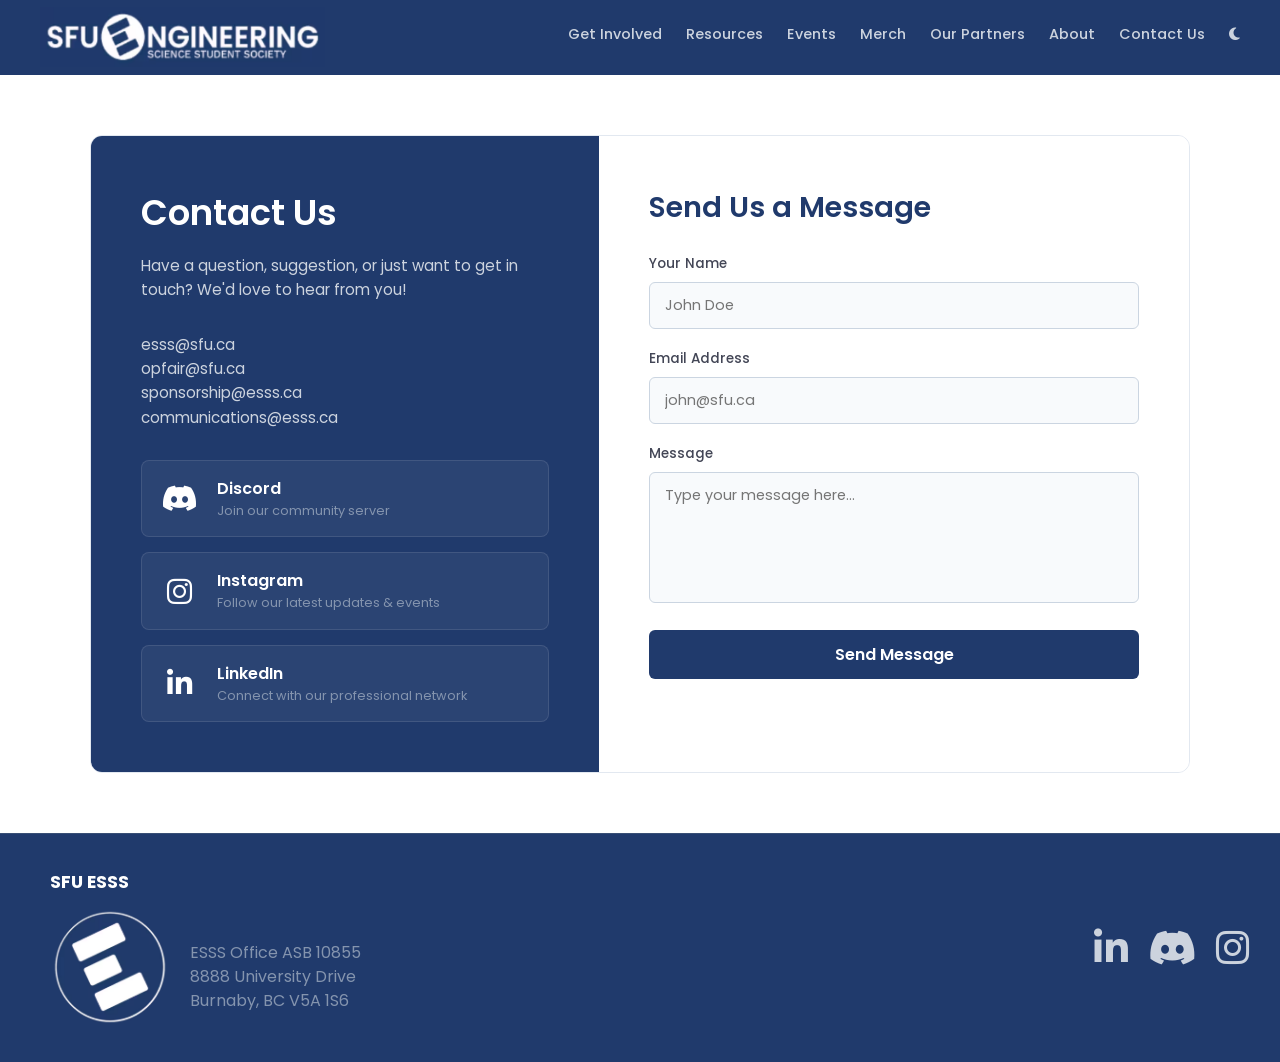
<file: contactUs.html>
<!DOCTYPE html>
<html lang="en">
<head>
    <meta charset="UTF-8">
    <meta name="viewport" content="width=device-width, initial-scale=1.0">
    <title>Contact Us - SFU Engineering Science Student Society</title>
    <link rel="icon" type="image/avif" href="circleLogo.avif">
    <link rel="stylesheet" href="navbar-footer.css">
    <link rel="stylesheet" href="contactUs.css">
    <link rel="stylesheet" href="https://cdnjs.cloudflare.com/ajax/libs/font-awesome/6.4.0/css/all.min.css">
</head>
<body>

    <header class="navbar">
        <a href="index.html" class="logo-container" aria-label="Home">
            <img src="navBarLogo.avif" alt="SFU Engineering Science Student Society Logo" class="nav-logo">
        </a>
        <nav class="nav-links">
            <div class="dropdown">
                <a class="dropbtn">Get Involved</a>
                <div class="dropdown-content">
                    <a href="meetings.html">Meetings</a>
                    <a href="clubs.html">Clubs and Teams</a>
                    <a href="mentor.html">Mentorship Program</a>
                </div>
            </div>
            <div class="dropdown">
                <a class="dropbtn">Resources</a>
                <div class="dropdown-content">
                    <a href="guide.html">ESSS Guide</a>
                    <a href="courses.html">Course Information</a>
                    <a href="scholarFunds.html">Scholarships and Funds</a>
                </div>
            </div>
            <div class="dropdown">
                <a class="dropbtn">Events</a>
                <div class="dropdown-content">
                    <a href="events.html">Events</a>
                    <a href="comp.html">Conferences and Competitions</a>
                </div>
            </div>
            <div class="dropdown">
                <a href="merch.html" class="dropbtn">Merch</a>
            </div>
            <div class="dropdown">
                <a href="sponsors.html" class="dropbtn">Our Partners</a>
            </div>
            <div class="dropdown">
                <a class="dropbtn">About</a>
                <div class="dropdown-content">
                    <a href="about.html">About Us</a>
                    <a href="location.html">Location</a>
                </div>
            </div>
            <a href="contactUs.html">Contact Us</a>
            <a href="#" id="darkModeToggle" aria-label="Toggle Dark Mode"><i class="fa-solid fa-moon"></i></a>
        </nav>
    </header>

    <main class="contact-main">
        <div class="contact-container">
            <div class="contact-left">
                <h1>Contact Us</h1>
                <p>Have a question, suggestion, or just want to get in touch? We'd love to hear from you!</p>
                <p class="email-list">
                    <span class="copy-email" data-email="esss@sfu.ca" tabindex="0" role="button">esss@sfu.ca</span><br>
                    <span class="copy-email" data-email="opfair@sfu.ca" tabindex="0" role="button">opfair@sfu.ca</span><br>
                    <span class="copy-email" data-email="sponsorship@esss.ca" tabindex="0" role="button">sponsorship@esss.ca</span><br>
                    <span class="copy-email" data-email="communications@esss.ca" tabindex="0" role="button">communications@esss.ca</span>
                </p>

                <div class="social-links-list">
                    <a href="https://discord.com/invite/ZmGR88pU8j" target="_blank" rel="noopener noreferrer" class="social-card discord">
                        <i class="fab fa-discord"></i>
                        <div>
                            <h3>Discord</h3>
                            <p>Join our community server</p>
                        </div>
                    </a>

                    <a href="https://www.instagram.com/sfuengineers/" target="_blank" rel="noopener noreferrer" class="social-card instagram">
                        <i class="fab fa-instagram"></i>
                        <div>
                            <h3>Instagram</h3>
                            <p>Follow our latest updates & events</p>
                        </div>
                    </a>

                    <a href="https://www.linkedin.com/company/sfu-engineering-science-student-society/" target="_blank" rel="noopener noreferrer" class="social-card linkedin">
                        <i class="fab fa-linkedin-in"></i>
                        <div>
                            <h3>LinkedIn</h3>
                            <p>Connect with our professional network</p>
                        </div>
                    </a>
                </div>
            </div>

            <div class="contact-right">
                <form class="contact-form" action="https://api.web3forms.com/submit" method="POST">
                    <input type="hidden" name="access_key" value="4610c511-4ffd-42d1-9a8b-42f827b2dea4">
                    <h2>Send Us a Message</h2>
                    <div class="form-group">
                        <label for="name">Your Name</label>
                        <input type="text" id="name" name="name" required maxlength="70" placeholder="John Doe">
                    </div>

                    <div class="form-group">
                        <label for="email">Email Address</label>
                        <input type="email" id="email" name="email" required maxlength="70" placeholder="john@sfu.ca">
                    </div>

                    <div class="form-group">
                        <label for="message">Message</label>
                        <textarea id="message" name="message" rows="5" required maxlength="250" placeholder="Type your message here..."></textarea>
                    </div>

                    <button type="submit" class="submit-btn">Send Message</button>
                </form>

                <div id="successMessage" class="success-message">
                    <i class="fa-solid fa-circle-check"></i>
                    <h2>Submitted Successfully!</h2>
                    <p>Thank you for getting in touch. Your message has been sent to the ESSS team and we will get back to you soon.</p>
                </div>
            </div>
        </div>
    </main>

    <footer class="site-footer">
        <div class="footer-content">
            <div class="footer-left-group">
                <h3><strong>SFU ESSS</strong></h3>
                <div class="footer-main-row">
                    <img src="circleLogo.avif" alt="SFU ESSS Logo" class="footer-square-logo">
                    <div class="address-box">
                        <p>ESSS Office ASB 10855<br>
                        8888 University Drive<br>
                        Burnaby, BC V5A 1S6</p>
                    </div>
                </div>
            </div>

            <div class="footer-socials">
                <a href="https://www.linkedin.com/company/sfu-engineering-science-student-society/" aria-label="LinkedIn"><i class="fab fa-linkedin-in"></i></a>
                <a href="https://discord.com/invite/ZmGR88pU8j" aria-label="Discord"><i class="fab fa-discord"></i></a>
                <a href="https://www.instagram.com/sfuengineers/" aria-label="Instagram"><i class="fab fa-instagram"></i></a>
            </div>
        </div>
    </footer>

    <script>
        const darkModeToggle = document.getElementById('darkModeToggle');
        const toggleIcon = darkModeToggle.querySelector('i');

        const savedTheme = sessionStorage.getItem('theme');
        if (savedTheme === 'dark') {
            document.body.classList.add('dark-mode');
            toggleIcon.classList.replace('fa-moon', 'fa-sun');
        } else {
            document.body.classList.remove('dark-mode');
            toggleIcon.classList.replace('fa-sun', 'fa-moon');
        }

        darkModeToggle.addEventListener('click', (e) => {
            e.preventDefault();
            document.body.classList.toggle('dark-mode');

            if (document.body.classList.contains('dark-mode')) {
                sessionStorage.setItem('theme', 'dark');
                toggleIcon.classList.replace('fa-moon', 'fa-sun');
            } else {
                sessionStorage.setItem('theme', 'light');
                toggleIcon.classList.replace('fa-sun', 'fa-moon');
            }
        });

        document.querySelectorAll('.dropdown > .dropbtn').forEach(button => {
            button.addEventListener('click', function(e) {
                if (window.innerWidth <= 900) {
                    const dropdown = this.parentElement;
                    const content = dropdown.querySelector('.dropdown-content');
                    
                    if (content.style.display === 'block') {
                        content.style.display = 'none';
                    } else {
                        document.querySelectorAll('.dropdown-content').forEach(c => c.style.display = 'none');
                        content.style.display = 'block';
                        e.preventDefault();
                    }
                }
            });
        });

        window.addEventListener('click', function(e) {
            if (!e.target.closest('.dropdown') && window.innerWidth <= 900) {
                document.querySelectorAll('.dropdown-content').forEach(c => c.style.display = 'none');
            }
        });

        const contactForm = document.querySelector('.contact-form');
        const successMessage = document.getElementById('successMessage');

        contactForm.addEventListener('submit', async function(e) {
            e.preventDefault();
            const submitBtn = contactForm.querySelector('.submit-btn');
            const originalBtnText = submitBtn.textContent;
            
            submitBtn.textContent = 'Sending...';
            submitBtn.disabled = true;

            const formData = new FormData(contactForm);

            try {
                const response = await fetch(contactForm.action, {
                    method: 'POST',
                    body: formData,
                    headers: {
                        'Accept': 'application/json'
                    }
                });

                if (response.ok) {
                    contactForm.style.display = 'none';
                    successMessage.style.display = 'block';
                } else {
                    const data = await response.json();
                    if (data.errors) {
                        alert(data.errors.map(error => error.message).join(", "));
                    } else {
                        alert('Oops! There was a problem submitting your form.');
                    }
                    submitBtn.textContent = originalBtnText;
                    submitBtn.disabled = false;
                }
            } catch (error) {
                alert('Oops! There was a network error. Please try again.');
                submitBtn.textContent = originalBtnText;
                submitBtn.disabled = false;
            }
        });

        document.querySelectorAll('.copy-email').forEach(item => {
            item.addEventListener('click', function() {
                const email = this.getAttribute('data-email');
                navigator.clipboard.writeText(email).then(() => {
                    const originalText = this.textContent;
                    this.textContent = 'Copied!';
                    setTimeout(() => {
                        this.textContent = originalText;
                    }, 1500);
                }).catch(err => {
                    console.error('Failed to copy email: ', err);
                });
            });
        });
    </script>
</body>
</html>
</file>
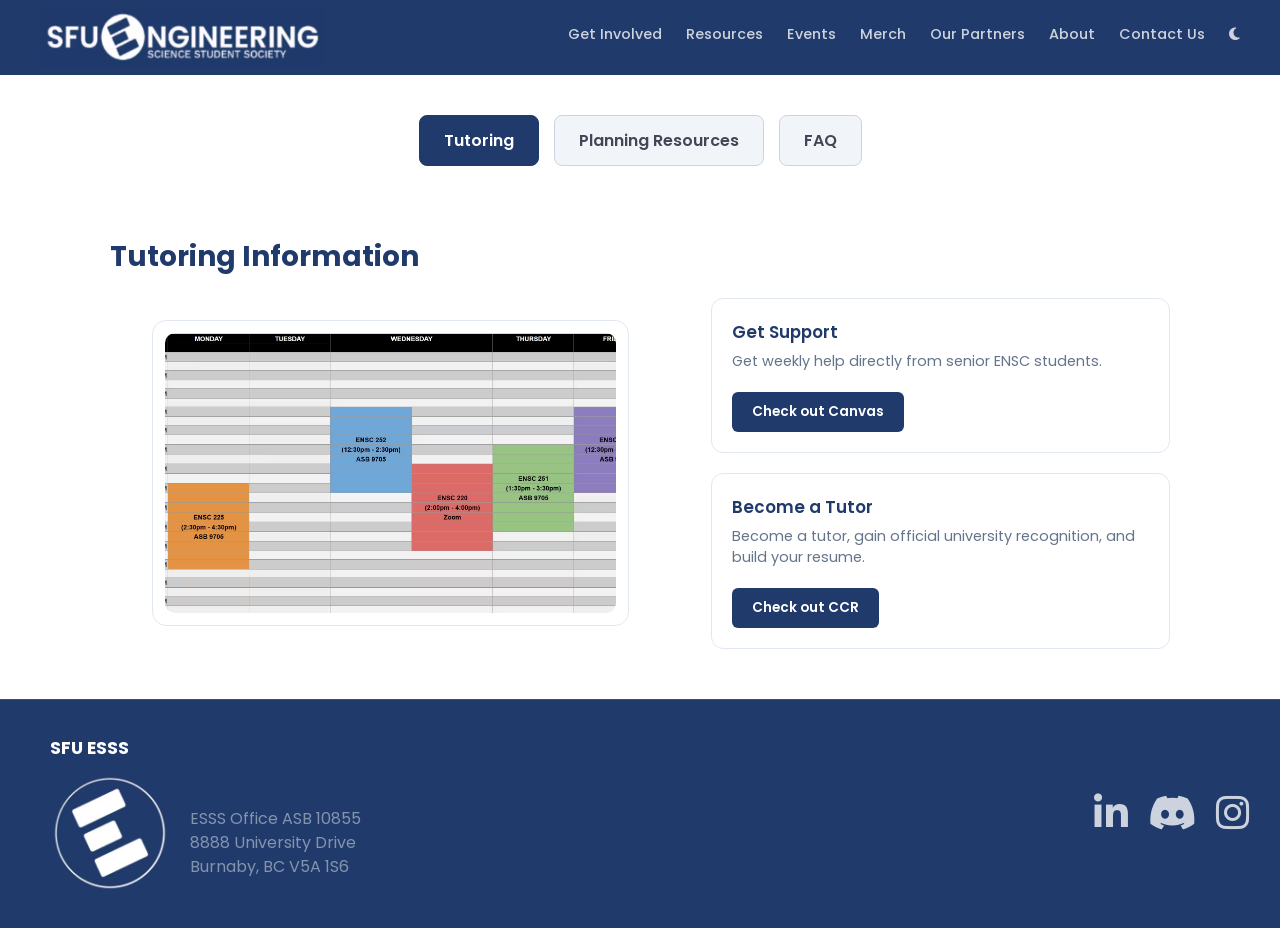
<file: courses.html>
<!DOCTYPE html>
<html lang="en">
<head>
    <meta charset="UTF-8">
    <meta name="viewport" content="width=device-width, initial-scale=1.0">
    <title>Course Resources - SFU Engineering Science Student Society</title>
    <link rel="icon" type="image/avif" href="circleLogo.avif">
    <link rel="stylesheet" href="navbar-footer.css">
    <link rel="stylesheet" href="courses.css">
    <link rel="stylesheet" href="https://cdnjs.cloudflare.com/ajax/libs/font-awesome/6.4.0/css/all.min.css">
</head>
<body>

    <header class="navbar">
        <a href="index.html" class="logo-container" aria-label="Home">
            <img src="navBarLogo.avif" alt="SFU Engineering Science Student Society Logo" class="nav-logo">
        </a>
        <nav class="nav-links">
            <div class="dropdown">
                <a class="dropbtn">Get Involved</a>
                <div class="dropdown-content">
                    <a href="meetings.html">Meetings</a>
                    <a href="clubs.html">Clubs and Teams</a>
                    <a href="mentor.html">Mentorship Program</a>
                </div>
            </div>
            <div class="dropdown">
                <a class="dropbtn">Resources</a>
                <div class="dropdown-content">
                    <a href="guide.html">ESSS Guide</a>
                    <a href="courses.html">Course Information</a>
                    <a href="scholarFunds.html">Scholarships and Funds</a>
                </div>
            </div>
            <div class="dropdown">
                <a class="dropbtn">Events</a>
                <div class="dropdown-content">
                    <a href="events.html">Events</a>
                    <a href="comp.html">Conferences and Competitions</a>
                </div>
            </div>
            <div class="dropdown">
                <a href="merch.html" class="dropbtn">Merch</a>
            </div>
            <div class="dropdown">
                <a href="sponsors.html" class="dropbtn">Our Partners</a>
            </div>
            <div class="dropdown">
                <a class="dropbtn">About</a>
                <div class="dropdown-content">
                    <a href="about.html">About Us</a>
                    <a href="location.html">Location</a>
                </div>
            </div>
            <a href="contactUs.html">Contact Us</a>
            <a href="#" id="darkModeToggle" aria-label="Toggle Dark Mode"><i class="fa-solid fa-moon"></i></a>
        </nav>
    </header>

    <main class="courses-main">
        <div class="course-tabs">
            <button class="tab-btn active" onclick="switchTab(event, 'tutoring')">Tutoring</button>
            <button class="tab-btn" onclick="switchTab(event, 'planning')">Planning Resources</button>
            <button class="tab-btn" onclick="switchTab(event, 'faq')">FAQ</button>
        </div>

        <section id="tutoring" class="tab-content active">
            <h2 class="tutoring-main-title">Tutoring Information</h2>
            
            <div class="tutoring-hero-layout">
                <div class="tutoring-visual-showcase">
                    <div class="tutoring-preview-card">
                        <img src="tutorCalendar.avif" alt="Tutoring session calendar">
                    </div>
                </div>

                <div class="tutoring-info-stack">
                    <div class="tutoring-perk-box">
                        <div class="perk-content">
                            <h3>Get Support</h3>
                            <p>Get weekly help directly from senior ENSC students.</p>
                            <div class="card-action">
                                <a href="https://canvas.sfu.ca/enroll/7TDB4F" target="_blank" rel="noopener noreferrer" class="concentration-btn">Check out Canvas</a>
                            </div>
                        </div>
                    </div>

                    <div class="tutoring-perk-box">
                        <div class="perk-content">
                            <h3>Become a Tutor</h3>
                            <p>Become a tutor, gain official university recognition, and build your resume.</p>
                            <div class="card-action">
                                <a href="http://www.sfu.ca/students/get-involved/recognition/co-curricular-record" target="_blank" rel="noopener noreferrer" class="concentration-btn">Check out CCR</a>
                            </div>
                        </div>
                    </div>
                </div>
            </div>
        </section>

        <section id="planning" class="tab-content">
            <h2>Course Planning Resources</h2>
            <p class="planning-intro">Resources and guides by FAS to map out your degree path.</p>
            
            <div class="planning-grid">
                <a href="https://www.sfu.ca/fas/study/current-students/school-of-engineering-science/undergraduates/program-requirements.html" class="planning-card">
                    <div class="planning-icon"><i class="fa-solid fa-calendar-days"></i></div>
                    <h3>ENSC Course Schedule</h3>
                    <p>Current term offerings and timing.</p>
                </a>

                <a href="https://www.sfu.ca/fas/study/current-students/school-of-engineering-science/undergraduates/program-requirements/preapproved-electives.html" class="planning-card">
                    <div class="planning-icon"><i class="fa-solid fa-list-check"></i></div>
                    <h3>Pre-Approved Electives</h3>
                    <p>Complementary elective options list.</p>
                </a>
            </div>
        </section>

        <section id="faq" class="tab-content">
            <h2>Course Scheduling FAQ</h2>
            <p>Have questions about prerequisites, waitlists, or course overrides? Check our frequently asked questions here.</p>
        
            <div class="faq-container">
                <div class="faq-item">
                    <button class="faq-question">This is my first time enrolling in an upper-division course, and my enrollment was not processed?<i class="fa-solid fa-chevron-down"></i></button>
                    <div class="faq-answer">
                        <p>You must declare your concentration before enrolling in upper division courses. Please fill out this <a href="https://coursys.sfu.ca/forms/ensc-declare-ensc-option/" target="_blank" rel="noopener noreferrer" class="faq-link">form</a>, and the undergraduate assistant will process it promptly. You may enroll in upper division courses after the form is approved.</p>
                    </div>
                </div>

                <div class="faq-item">
                    <button class="faq-question">I want to take an elective, but it’s not pre-approved.<i class="fa-solid fa-chevron-down"></i></button>
                    <div class="faq-answer">
                        <p>Submit a course <a href="https://coursys.sfu.ca/forms/ensc-course-substitutionswaivers/" target="_blank" rel="noopener noreferrer" class="faq-link">substitution waiver</a>. The undergraduate assistant and UCC chair will assess the course. Approval will depend on the course accreditation status, academic unit distribution, and your personal circumstances.</p>
                    </div>
                </div>

                <div class="faq-item">
                    <button class="faq-question">I am missing a prerequisite, but I took an equivalent course.<i class="fa-solid fa-chevron-down"></i></button>
                    <div class="faq-answer">
                        <p>This is generally acceptable. Submit a course <a href="https://coursys.sfu.ca/forms/ensc-course-substitutionswaivers/" target="_blank" rel="noopener noreferrer" class="faq-link">substitution waiver</a>.</p>
                    </div>
                </div>

                <div class="faq-item">
                    <button class="faq-question">I want to take a course during my co-op term.<i class="fa-solid fa-chevron-down"></i></button>
                    <div class="faq-answer">
                        <p>This is allowed if your supervisor approves. After getting written consent from your supervisor, submit a time-conflict <a href="https://coursys.sfu.ca/forms/ensc-time-conflict-request-form/" target="_blank" rel="noopener noreferrer" class="faq-link">request form</a>.</p>
                    </div>
                </div>

                <div class="faq-item">
                    <button class="faq-question">I want to take an equivalent course in another department.<i class="fa-solid fa-chevron-down"></i></button>
                    <div class="faq-answer">
                        <p>Submit a course <a href="https://coursys.sfu.ca/forms/ensc-course-substitutionswaivers/" target="_blank" rel="noopener noreferrer" class="faq-link">substitution waiver</a>. Our department will discourage this unless there are extenuating circumstances. You may also need approval from the other department.</p>
                    </div>
                </div>
            </div>

            <div class="contacts-section">
                <h3>Contacts</h3>
                <div class="contacts-grid">
                    <div class="contact-card">
                        <h4>Undergraduate Assistant:</h4>
                        <button class="copy-email-btn" data-email="enscugra@sfu.ca" title="Click to copy email">
                            <span class="email-text">enscugra@sfu.ca</span>
                        </button>
                        <ul>
                            <li>Can manipulate the ENSC course schedule</li>
                            <li>Reviews all submitted forms</li>
                            <li>Can manually enroll you into courses</li>
                        </ul>
                    </div>
                    <div class="contact-card">
                        <h4>Academic Advising:</h4>
                        <button class="copy-email-btn" data-email="asadvise@sfu.ca" title="Click to copy email">
                            <span class="email-text">asadvise@sfu.ca</span>
                        </button>
                        <ul>
                            <li>Can help you plan courses</li>
                            <li>Sometimes informed about department policies</li>
                        </ul>
                    </div>
                    <div class="contact-card">
                        <h4>ESSS VP Academic:</h4>
                        <button class="copy-email-btn" data-email="academic@esss.ca" title="Click to copy email">
                            <span class="email-text">academic@esss.ca</span>
                        </button>
                        <ul>
                            <li>Fellow good student who is very knowledgeable on course scheduling</li>
                            <li>Good point of contact if you have an issue that is not addressed</li>
                        </ul>
                    </div>
                </div>
            </div>
        </section>
    </main>

    <footer class="site-footer">
        <div class="footer-content">
            <div class="footer-left-group">
                <h3><strong>SFU ESSS</strong></h3>
                <div class="footer-main-row">
                    <img src="circleLogo.avif" alt="SFU ESSS Logo" class="footer-square-logo">
                    <div class="address-box">
                        <p>ESSS Office ASB 10855<br>
                        8888 University Drive<br>
                        Burnaby, BC V5A 1S6</p>
                    </div>
                </div>
            </div>

            <div class="footer-socials">
                <a href="https://www.linkedin.com/company/sfu-engineering-science-student-society/" aria-label="LinkedIn"><i class="fab fa-linkedin-in"></i></a>
                <a href="https://discord.com/invite/ZmGR88pU8j" aria-label="Discord"><i class="fab fa-discord"></i></a>
                <a href="https://www.instagram.com/sfuengineers/" aria-label="Instagram"><i class="fab fa-instagram"></i></a>
            </div>
        </div>
    </footer>

    <script>
        const darkModeToggle = document.getElementById('darkModeToggle');
        const toggleIcon = darkModeToggle.querySelector('i');

        const savedTheme = sessionStorage.getItem('theme');
        if (savedTheme === 'dark') {
            document.body.classList.add('dark-mode');
            toggleIcon.classList.replace('fa-moon', 'fa-sun');
        } else {
            document.body.classList.remove('dark-mode');
            toggleIcon.classList.replace('fa-sun', 'fa-moon');
        }

        darkModeToggle.addEventListener('click', (e) => {
            e.preventDefault();
            document.body.classList.toggle('dark-mode');

            if (document.body.classList.contains('dark-mode')) {
                sessionStorage.setItem('theme', 'dark');
                toggleIcon.classList.replace('fa-moon', 'fa-sun');
            } else {
                sessionStorage.setItem('theme', 'light');
                toggleIcon.classList.replace('fa-sun', 'fa-moon');
            }
        });

        document.querySelectorAll('.dropdown > .dropbtn').forEach(button => {
            button.addEventListener('click', function(e) {
                if (window.innerWidth <= 900) {
                    const dropdown = this.parentElement;
                    const content = dropdown.querySelector('.dropdown-content');
                    
                    if (content.style.display === 'block') {
                        content.style.display = 'none';
                    } else {
                        document.querySelectorAll('.dropdown-content').forEach(c => c.style.display = 'none');
                        content.style.display = 'block';
                        e.preventDefault();
                    }
                }
            });
        });

        window.addEventListener('click', function(e) {
            if (!e.target.closest('.dropdown') && window.innerWidth <= 900) {
                document.querySelectorAll('.dropdown-content').forEach(c => c.style.display = 'none');
            }
        });

        function switchTab(evt, tabName) {
            const tabContents = document.getElementsByClassName('tab-content');
            for (let i = 0; i < tabContents.length; i++) {
                tabContents[i].classList.remove('active');
            }

            const tabBtns = document.getElementsByClassName('tab-btn');
            for (let i = 0; i < tabBtns.length; i++) {
                tabBtns[i].classList.remove('active');
            }

            document.getElementById(tabName).classList.add('active');
            evt.currentTarget.classList.add('active');
        }

        const faqItems = document.querySelectorAll('.faq-item');

        faqItems.forEach(item => {
            const questionBtn = item.querySelector('.faq-question');
            questionBtn.addEventListener('click', () => {
                const isActive = item.classList.contains('active');

                if (!isActive) {
                    item.classList.add('active');
                    const answer = item.querySelector('.faq-answer');
                    answer.style.maxHeight = answer.scrollHeight + 'px';
                } else {
                    item.classList.remove('active');
                    item.querySelector('.faq-answer').style.maxHeight = null;
                }
            });
        });

        const copyEmailButtons = document.querySelectorAll('.copy-email-btn');
        copyEmailButtons.forEach(button => {
            button.addEventListener('click', () => {
                const email = button.getAttribute('data-email');
                navigator.clipboard.writeText(email).then(() => {
                    const textSpan = button.querySelector('.email-text');
                    const originalText = textSpan.textContent;
                    
                    textSpan.textContent = 'Copied!';

                    setTimeout(() => {
                        textSpan.textContent = originalText;
                    }, 1500);
                }).catch(err => {
                    console.error('Failed to copy email: ', err);
                });
            });
        });
    </script>
</body>
</html>
</file>
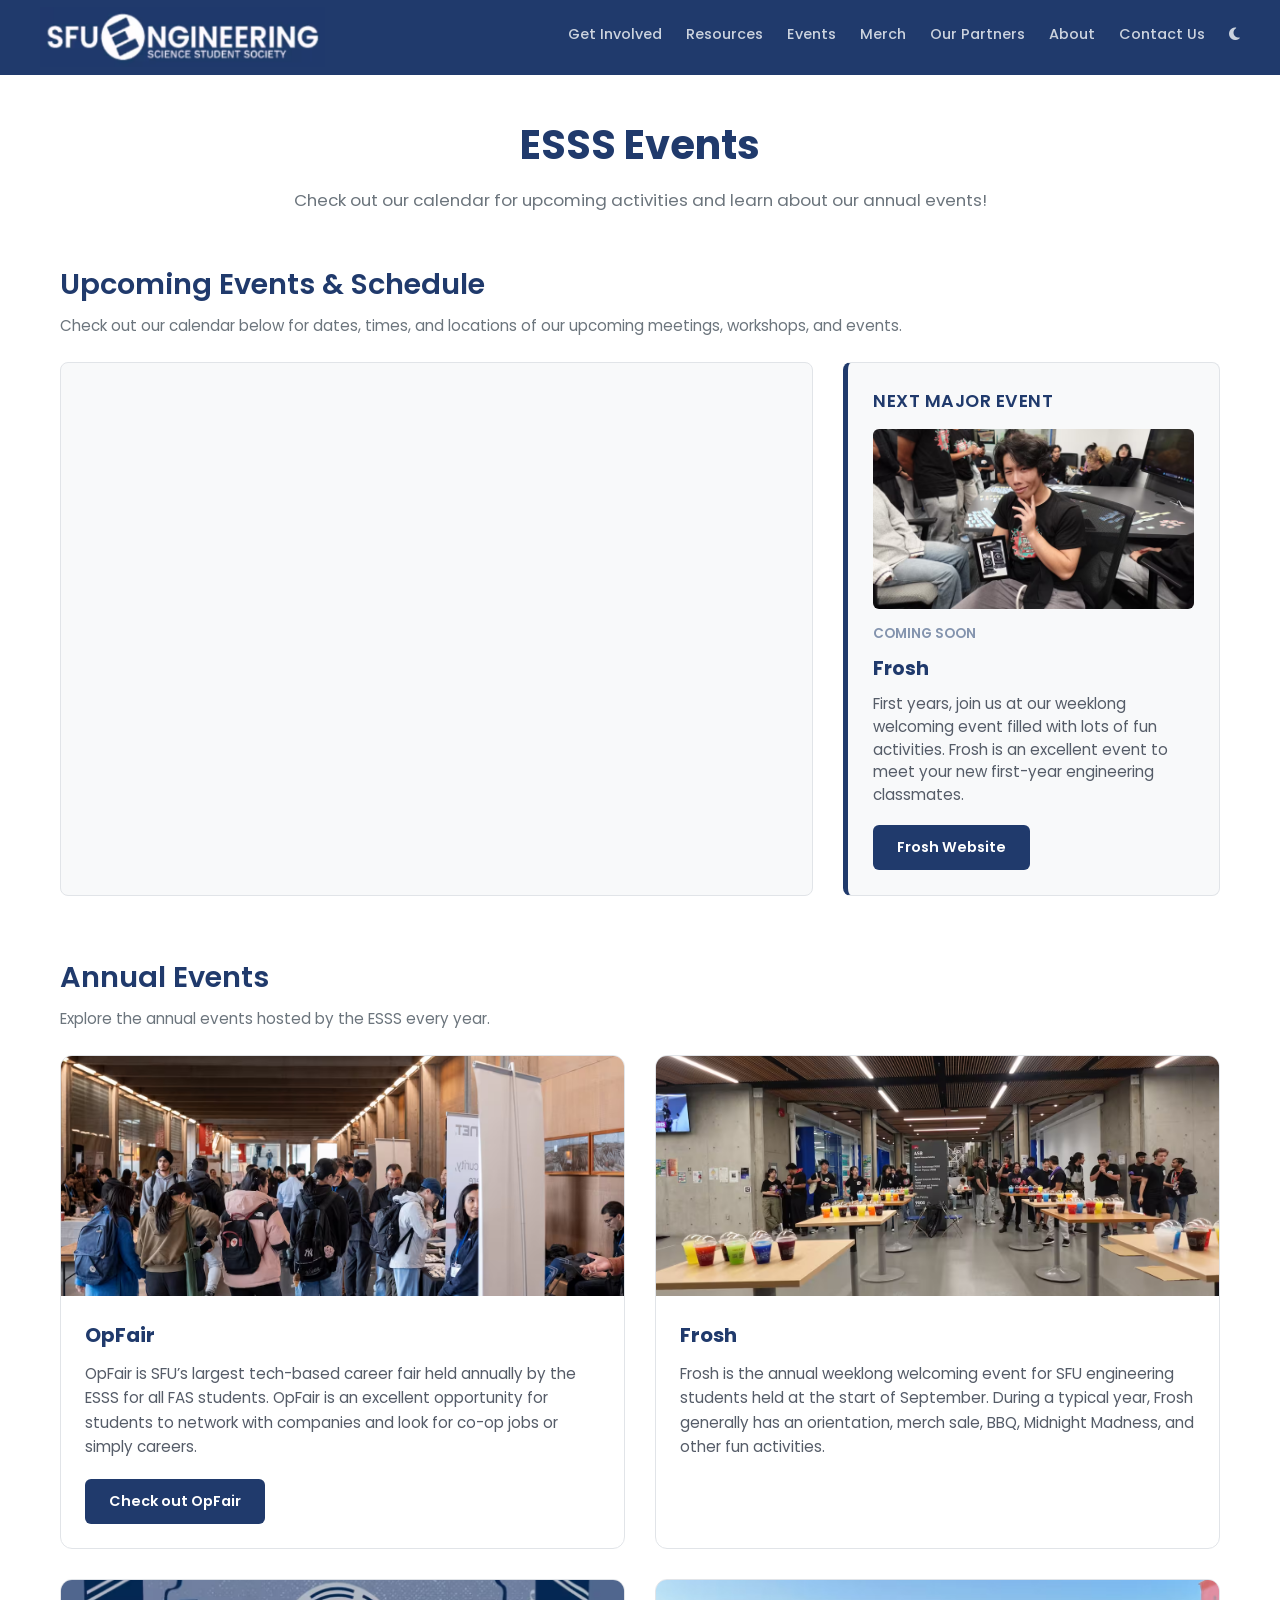
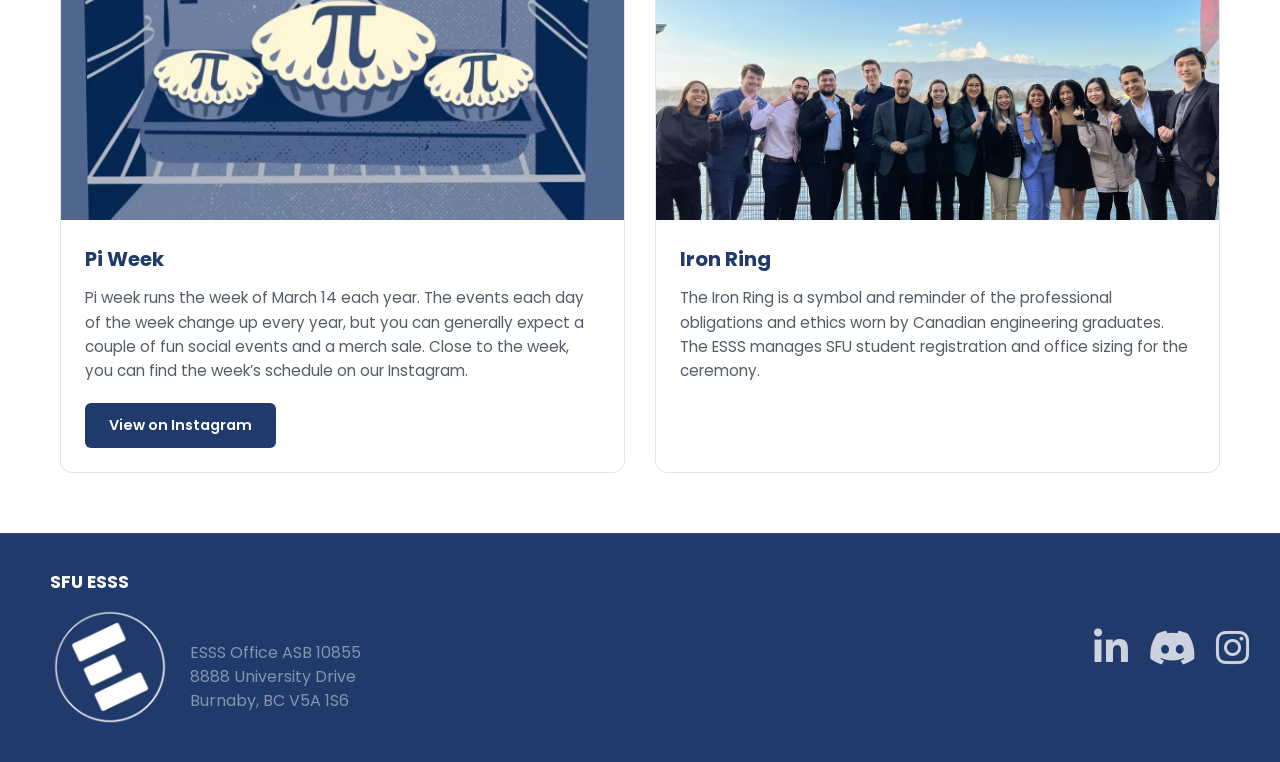
<file: events.html>
<!DOCTYPE html>
<html lang="en">
<head>
    <meta charset="UTF-8">
    <meta name="viewport" content="width=device-width, initial-scale=1.0">
    <title>Events - SFU Engineering Science Student Society</title>
    <link rel="icon" type="image/avif" href="circleLogo.avif">
    <link rel="stylesheet" href="navbar-footer.css">
    <link rel="stylesheet" href="events.css">
    <link rel="stylesheet" href="https://cdnjs.cloudflare.com/ajax/libs/font-awesome/6.4.0/css/all.min.css">
</head>
<body>

    <header class="navbar">
        <a href="index.html" class="logo-container" aria-label="Home">
            <img src="navBarLogo.avif" alt="SFU Engineering Science Student Society Logo" class="nav-logo">
        </a>
        <nav class="nav-links">
            <div class="dropdown">
                <a class="dropbtn">Get Involved</a>
                <div class="dropdown-content">
                    <a href="meetings.html">Meetings</a>
                    <a href="clubs.html">Clubs and Teams</a>
                    <a href="mentor.html">Mentorship Program</a>
                </div>
            </div>
            <div class="dropdown">
                <a class="dropbtn">Resources</a>
                <div class="dropdown-content">
                    <a href="guide.html">ESSS Guide</a>
                    <a href="courses.html">Course Information</a>
                    <a href="scholarFunds.html">Scholarships and Funds</a>
                </div>
            </div>
            <div class="dropdown">
                <a class="dropbtn">Events</a>
                <div class="dropdown-content">
                    <a href="events.html">Events</a>
                    <a href="comp.html">Conferences and Competitions</a>
                </div>
            </div>
            <div class="dropdown">
                <a href="merch.html" class="dropbtn">Merch</a>
            </div>
            <div class="dropdown">
                <a href="sponsors.html" class="dropbtn">Our Partners</a>
            </div>
            <div class="dropdown">
                <a class="dropbtn">About</a>
                <div class="dropdown-content">
                    <a href="about.html">About Us</a>
                    <a href="location.html">Location</a>
                </div>
            </div>
            <a href="contactUs.html">Contact Us</a>
            <a href="#" id="darkModeToggle" aria-label="Toggle Dark Mode"><i class="fa-solid fa-moon"></i></a>
        </nav>
    </header>

    <main class="main-container">
        <section class="page-header">
            <h1>ESSS Events</h1>
            <p>Check out our calendar for upcoming activities and learn about our annual events!</p>
        </section>

        <section class="events-section">
            <div class="section-title-box">
                <h2>Upcoming Events & Schedule</h2>
                <p>Check out our calendar below for dates, times, and locations of our upcoming meetings, workshops, and events.</p>
            </div>

            <div class="upcoming-container">
                <div class="calendar-wrapper">
                    <iframe src="https://calendar.google.com/calendar/embed?src=c_6fe0aa06a1a6cd4049750a6d96dda952d618d6e746065f873a664e6011c9b14a%40group.calendar.google.com&ctz=America%2FVancouver" style="border: 0" width="100%" height="450" frameborder="0" scrolling="no" title="ESSS Events Calendar"></iframe>
                </div>
                <div class="upcoming-highlight">
                    <h3>Next Major Event</h3>
                    <div class="highlight-card">
                        <div class="highlight-img-container">
                            <img src="froshAward.avif" alt="Frosh Awards" class="highlight-img">
                        </div>
                        <span class="event-date">Coming Soon</span>
                        <h4>Frosh</h4>
                        <p>First years, join us at our weeklong welcoming event filled with lots of fun activities. Frosh is an excellent event to meet your new first-year engineering classmates.</p>
                        <div class="annual-action">
                            <a href="https://frosh.esss.ca/" target="_blank" class="event-action-btn">Frosh Website</a>
                        </div>
                    </div>
                </div>
            </div>
        </section>

        <section class="events-section">
            <div class="section-title-box">
                <h2>Annual Events</h2>
                <p>Explore the annual events hosted by the ESSS every year.</p>
            </div>

            <div class="annual-grid">
                <div class="annual-card">
                    <div class="annual-img-container">
                        <img src="opFairEvent.avif" alt="OpFair" class="annual-img">
                    </div>
                    <div class="annual-content">
                        <h3>OpFair</h3>
                        <p>OpFair is SFU’s largest tech-based career fair held annually by the ESSS for all FAS students. OpFair is an excellent opportunity for students to network with companies and look for co-op jobs or simply careers.</p>
                        <div class="annual-action">
                            <a href="https://opfair.ca" target="_blank" class="event-action-btn">Check out OpFair</a>
                        </div>
                    </div>
                </div>

                <div class="annual-card">
                    <div class="annual-img-container">
                        <img src="froshEvent.avif" alt="Frosh" class="annual-img">
                    </div>
                    <div class="annual-content">
                        <h3>Frosh</h3>
                        <p>Frosh is the annual weeklong welcoming event for SFU engineering students held at the start of September. During a typical year, Frosh generally has an orientation, merch sale, BBQ, Midnight Madness, and other fun activities.</p>
                    </div>
                </div>

                <div class="annual-card">
                    <div class="annual-img-container">
                        <img src="piWeekEvent.avif" alt="Pi Week" class="annual-img">
                    </div>
                    <div class="annual-content">
                        <h3>Pi Week</h3>
                        <p>Pi week runs the week of March 14 each year. The events each day of the week change up every year, but you can generally expect a couple of fun social events and a merch sale. Close to the week, you can find the week’s schedule on our Instagram.</p>
                        <div class="annual-action">
                            <a href="https://www.instagram.com/sfuengineers/" target="_blank" class="event-action-btn">View on Instagram</a>
                        </div>
                    </div>
                </div>

                <div class="annual-card">
                    <div class="annual-img-container">
                        <img src="ironRingEvent.avif" alt="Iron Ring" class="annual-img">
                    </div>
                    <div class="annual-content">
                        <h3>Iron Ring</h3>
                        <p>The Iron Ring is a symbol and reminder of the professional obligations and ethics worn by Canadian engineering graduates. The ESSS manages SFU student registration and office sizing for the ceremony.</p>
                    </div>
                </div>
            </div>
        </section>
    </main>

    <footer class="site-footer">
        <div class="footer-content">
            <div class="footer-left-group">
                <h3><strong>SFU ESSS</strong></h3>
                <div class="footer-main-row">
                    <img src="circleLogo.avif" alt="SFU ESSS Logo" class="footer-square-logo">
                    <div class="address-box">
                        <p>ESSS Office ASB 10855<br>
                        8888 University Drive<br>
                        Burnaby, BC V5A 1S6</p>
                    </div>
                </div>
            </div>

            <div class="footer-socials">
                <a href="https://www.linkedin.com/company/sfu-engineering-science-student-society/" aria-label="LinkedIn"><i class="fab fa-linkedin-in"></i></a>
                <a href="https://discord.com/invite/ZmGR88pU8j" aria-label="Discord"><i class="fab fa-discord"></i></a>
                <a href="https://www.instagram.com/sfuengineers/" aria-label="Instagram"><i class="fab fa-instagram"></i></a>
            </div>
        </div>
    </footer>

    <script>
        const darkModeToggle = document.getElementById('darkModeToggle');
        const toggleIcon = darkModeToggle.querySelector('i');

        const savedTheme = sessionStorage.getItem('theme');
        if (savedTheme === 'dark') {
            document.body.classList.add('dark-mode');
            toggleIcon.classList.replace('fa-moon', 'fa-sun');
        } else {
            document.body.classList.remove('dark-mode');
            toggleIcon.classList.replace('fa-sun', 'fa-moon');
        }

        darkModeToggle.addEventListener('click', (e) => {
            e.preventDefault();
            document.body.classList.toggle('dark-mode');

            if (document.body.classList.contains('dark-mode')) {
                sessionStorage.setItem('theme', 'dark');
                toggleIcon.classList.replace('fa-moon', 'fa-sun');
            } else {
                sessionStorage.setItem('theme', 'light');
                toggleIcon.classList.replace('fa-sun', 'fa-moon');
            }
        });

        document.querySelectorAll('.dropdown > .dropbtn').forEach(button => {
            button.addEventListener('click', function(e) {
                if (window.innerWidth <= 900) {
                    const dropdown = this.parentElement;
                    const content = dropdown.querySelector('.dropdown-content');
                    
                    if (content.style.display === 'block') {
                        content.style.display = 'none';
                    } else {
                        document.querySelectorAll('.dropdown-content').forEach(c => c.style.display = 'none');
                        content.style.display = 'block';
                        e.preventDefault();
                    }
                }
            });
        });

        window.addEventListener('click', function(e) {
            if (!e.target.closest('.dropdown') && window.innerWidth <= 900) {
                document.querySelectorAll('.dropdown-content').forEach(c => c.style.display = 'none');
            }
        });

    </script>
</body>
</html>
</file>
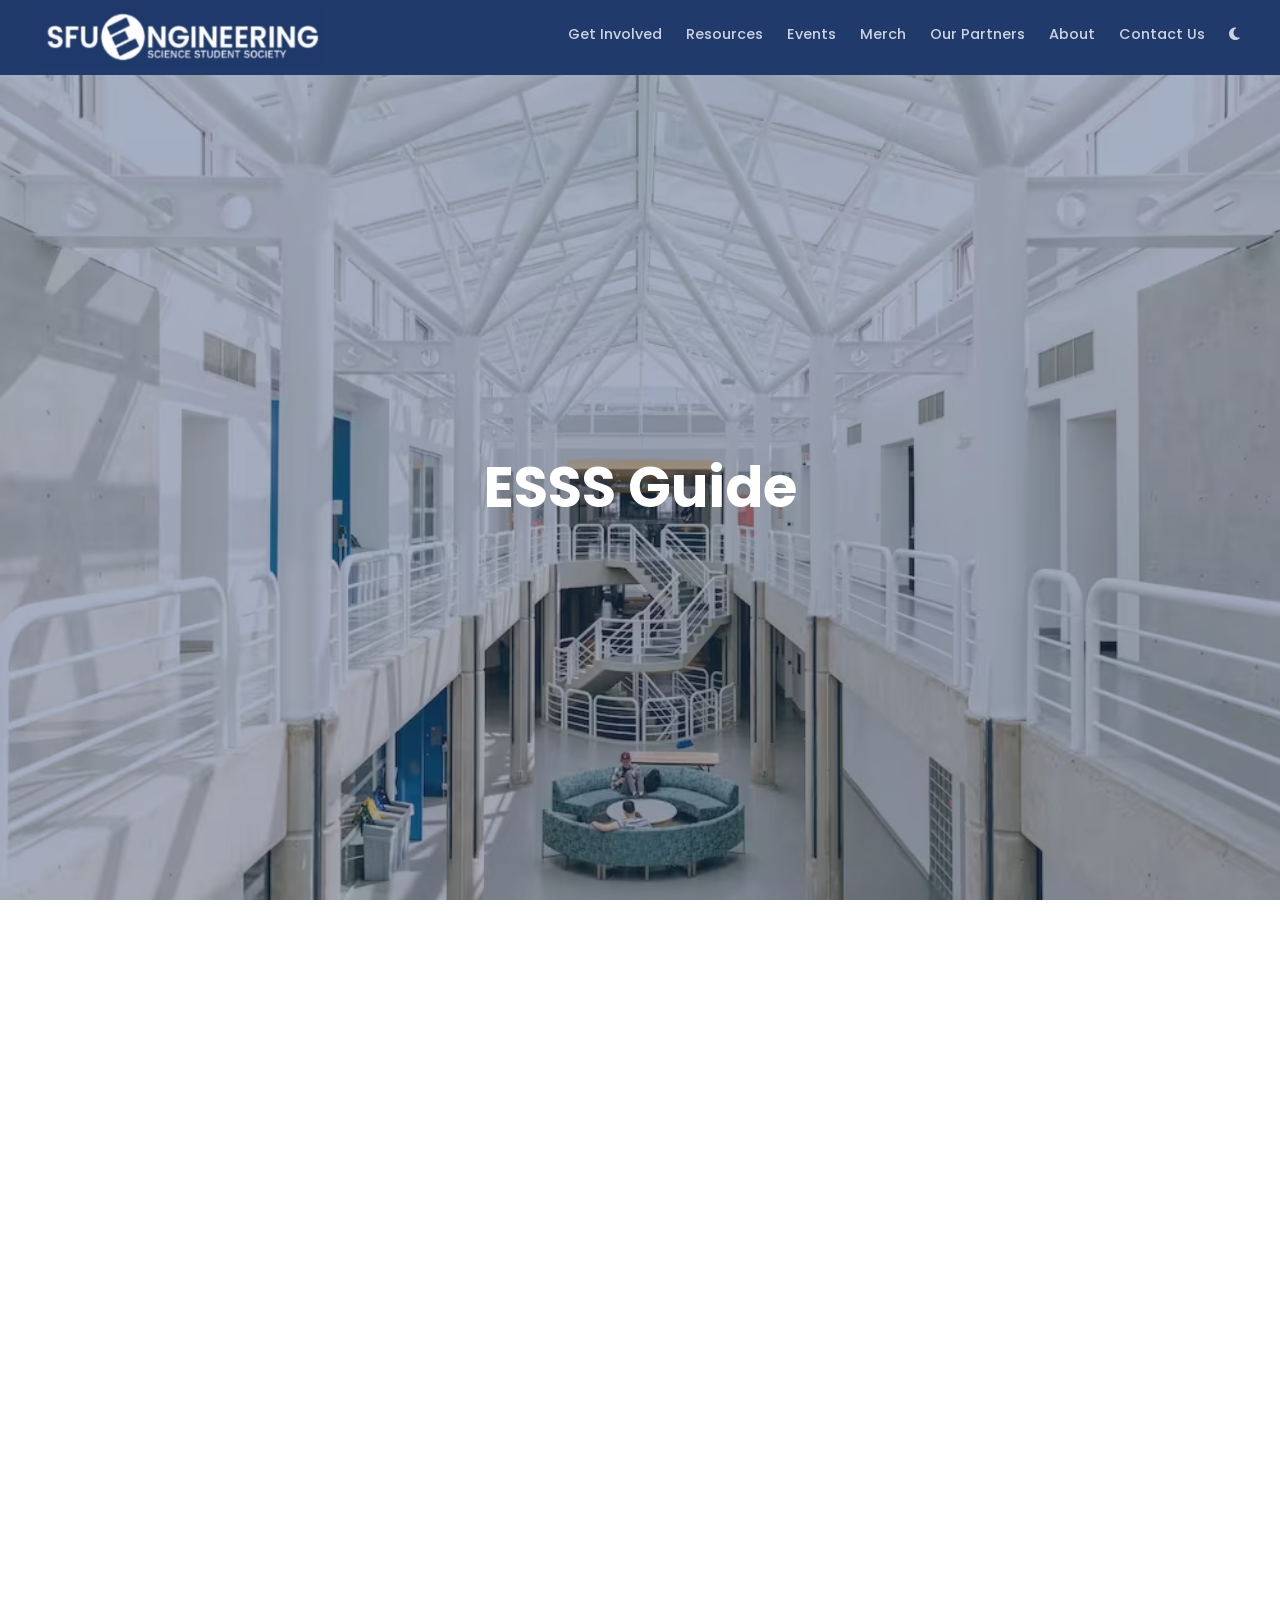
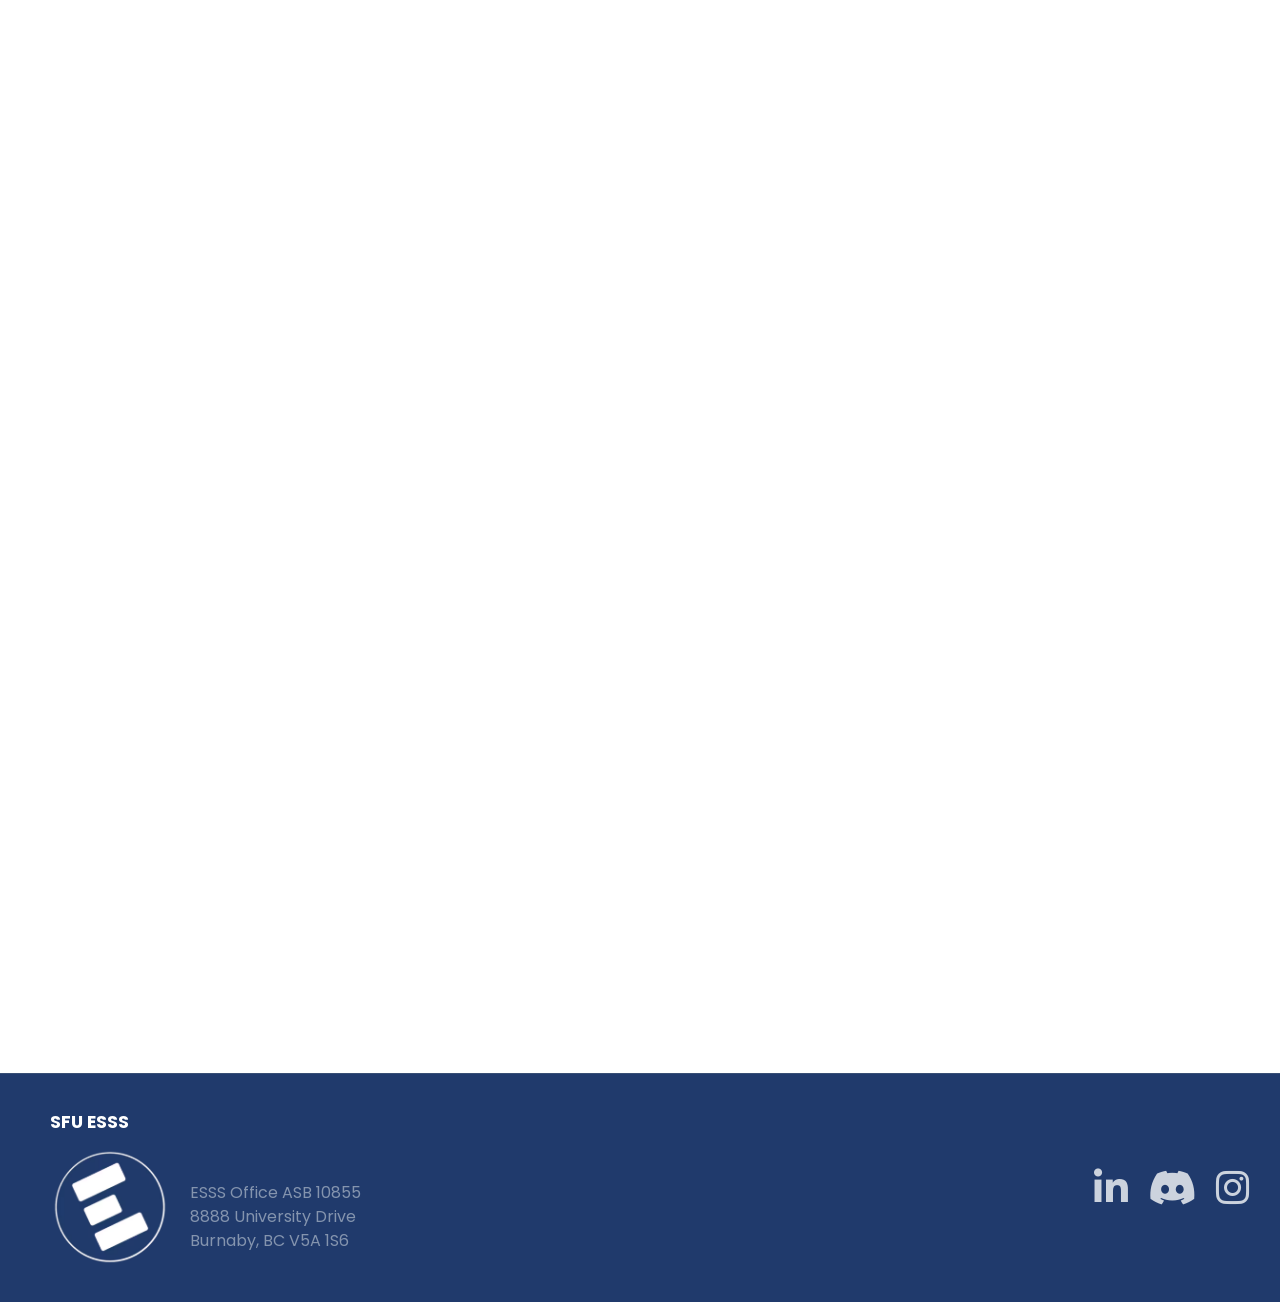
<file: guide.html>
<!DOCTYPE html>
<html lang="en">
<head>
    <meta charset="UTF-8">
    <meta name="viewport" content="width=device-width, initial-scale=1.0">
    <title>ESSS Guide - SFU Engineering Science Student Society - Guide</title>
    <link rel="icon" type="image/avif" href="circleLogo.avif">
    <link rel="stylesheet" href="navbar-footer.css">
    <link rel="stylesheet" href="guide.css">
    <link rel="stylesheet" href="https://cdnjs.cloudflare.com/ajax/libs/font-awesome/6.4.0/css/all.min.css">
</head>
<body>

    <header class="navbar">
        <a href="index.html" class="logo-container" aria-label="Home">
            <img src="navBarLogo.avif" alt="SFU Engineering Science Student Society Logo" class="nav-logo">
        </a>
        <nav class="nav-links">
            <div class="dropdown">
                <a class="dropbtn">Get Involved</a>
                <div class="dropdown-content">
                    <a href="meetings.html">Meetings</a>
                    <a href="clubs.html">Clubs and Teams</a>
                    <a href="mentor.html">Mentorship Program</a>
                </div>
            </div>
            <div class="dropdown">
                <a class="dropbtn">Resources</a>
                <div class="dropdown-content">
                    <a href="guide.html">ESSS Guide</a>
                    <a href="courses.html">Course Information</a>
                    <a href="scholarFunds.html">Scholarships and Funds</a>
                </div>
            </div>
            <div class="dropdown">
                <a class="dropbtn">Events</a>
                <div class="dropdown-content">
                    <a href="events.html">Events</a>
                    <a href="comp.html">Conferences and Competitions</a>
                </div>
            </div>
            <div class="dropdown">
                <a href="merch.html" class="dropbtn">Merch</a>
            </div>
            <div class="dropdown">
                <a href="sponsors.html" class="dropbtn">Our Partners</a>
            </div>
            <div class="dropdown">
                <a class="dropbtn">About</a>
                <div class="dropdown-content">
                    <a href="about.html">About Us</a>
                    <a href="location.html">Location</a>
                </div>
            </div>
            <a href="contactUs.html">Contact Us</a>
            <a href="#" id="darkModeToggle" aria-label="Toggle Dark Mode"><i class="fa-solid fa-moon"></i></a>
        </nav>
    </header>

    <section class="hero-section">
        <div class="hero-overlay"></div>
        <div class="hero-content">
            <h1>ESSS Guide</h1>
        </div>
    </section>

    <section class="guide-sections-container">
        <div class="guide-card scroll-animate" id="card-1">
            <div class="card-content">
                <h2>Concentration Handbook</h2>
                <p>Are you a First or Second year still deciding on what concentration to major in? Are you a 4th year wanting a reminder of which fields your degree can take you? The concentration handbook is a great resource to help you learn a bit about the 5 concentrations offered by the School of Engineering Science along with some tips, courses to look out for, and general advice.</p>
                <div class="card-action">
                    <a href="https://www.sfu.ca/fas/study/current-students/school-of-engineering-science/undergraduates/program-requirements.html" target="_blank" class="concentration-btn">View Concentration Book</a>
                </div>
            </div>
        </div>

        <div class="guide-card scroll-animate" id="card-2">
            <div class="card-content">
                <h2>Co-op Interview Prep</h2>
                <p>Have an interview coming up? Prepare ahead of time with these student-recommended resources:</p>
                <div class="prep-card-grid">
                    <a href="https://leetcode.com" target="_blank" class="prep-resource-card">
                        <div class="prep-icon"><i class="fa-solid fa-code"></i></div>
                        <div class="prep-info">
                            <h3>LeetCode</h3>
                            <p>Practice problem-solving skills with a wide range of coding questions organized by difficulty and language.</p>
                        </div>
                    </a>
                    <a href="https://sfu.interviewprep.app/" target="_blank" class="prep-resource-card">
                        <div class="prep-icon"><i class="fa-solid fa-book"></i></div>
                        <div class="prep-info">
                            <h3>SFU InterviewPrep App</h3>
                            <p>Filled with valuable resources to assist with developing interviewing skills.</p>
                        </div>
                    </a>
                </div>
            </div>
        </div>

        <div class="guide-card scroll-animate" id="card-3">
            <div class="card-content">
                <h2>Parts Library</h2>
                <p>For any questions regarding the parts library, please email academic@esss.ca. Look out for new changes coming soon!</p>
            </div>
        </div>

        <div class="guide-card scroll-animate" id="card-4">
            <div class="card-content">
                <h2>Software</h2>
                <p>Access essential software suites and remote lab connections available to SFU students:</p>
                
                <div class="software-link-grid">
                    <a href="https://www.sfu.ca/information-systems/services/remote-desktop.html" target="_blank" class="sw-link-card">
                        <div class="sw-link-icon"><i class="fa-solid fa-desktop"></i></div>
                        <div class="sw-link-text">
                            <span>Remote access to SFU computers</span>
                        </div>
                    </a>
                    <a href="https://www.lib.sfu.ca/about/remote-access-library-lab-computers" target="_blank" class="sw-link-card">
                        <div class="sw-link-icon"><i class="fa-solid fa-laptop"></i></div>
                        <div class="sw-link-text">
                            <span>Remote access to SFU library computers and software</span>
                        </div>
                    </a>
                    <a href="https://www.sfu.ca/information-systems/services/software/spss.html" target="_blank" class="sw-link-card">
                        <div class="sw-link-icon"><i class="fa-solid fa-layer-group"></i></div>
                        <div class="sw-link-text">
                            <span>SPSS</span>
                        </div>
                    </a>
                    <a href="https://www.autodesk.com/education/edu-software/overview" target="_blank" class="sw-link-card">
                        <div class="sw-link-icon"><i class="fa-solid fa-cube"></i></div>
                        <div class="sw-link-text">
                            <span>Autodesk</span>
                        </div>
                    </a>
                    <a href="https://www.solidworks.com/product/students/design-standard-form" target="_blank" class="sw-link-card">
                        <div class="sw-link-icon"><i class="fa-solid fa-gear"></i></div>
                        <div class="sw-link-text">
                            <span>Solidworks</span>
                        </div>
                    </a>
                    <a href="https://www.sfu.ca/information-systems/services/software.html" target="_blank" class="sw-link-card">
                        <div class="sw-link-icon"><i class="fa-solid fa-folder-open"></i></div>
                        <div class="sw-link-text">
                            <span>Other</span>
                        </div>
                    </a>
                </div>
            </div>
        </div>

        <div class="guide-card scroll-animate" id="card-5">
            <div class="card-content">
                <h2>Wellness</h2>
                <p>Remembering to take care of and support your health and wellness is truly important, and can often be put on the back burner as busy students. FAS has developed a wellness resources page to help us live a more balanced and fulfilling life. The page includes many resources specific to those of us in the SFU community.</p>
                <div class="card-action">
                    <a href="https://www.sfu.ca/fas/study/support-services/wellness/" target="_blank" class="concentration-btn">View Wellness Page</a>
                </div>
            </div>
        </div>
    </section>

    <footer class="site-footer">
        <div class="footer-content">
            <div class="footer-left-group">
                <h3><strong>SFU ESSS</strong></h3>
                <div class="footer-main-row">
                    <img src="circleLogo.avif" alt="SFU ESSS Logo" class="footer-square-logo">
                    <div class="address-box">
                        <p>ESSS Office ASB 10855<br>
                        8888 University Drive<br>
                        Burnaby, BC V5A 1S6</p>
                    </div>
                </div>
            </div>

            <div class="footer-socials">
                <a href="https://www.linkedin.com/company/sfu-engineering-science-student-society/" aria-label="LinkedIn"><i class="fab fa-linkedin-in"></i></a>
                <a href="https://discord.com/invite/ZmGR88pU8j" aria-label="Discord"><i class="fab fa-discord"></i></a>
                <a href="https://www.instagram.com/sfuengineers/" aria-label="Instagram"><i class="fab fa-instagram"></i></a>
            </div>
        </div>
    </footer>

    <script>
        const darkModeToggle = document.getElementById('darkModeToggle');
        const toggleIcon = darkModeToggle.querySelector('i');

        const savedTheme = sessionStorage.getItem('theme');
        if (savedTheme === 'dark') {
            document.body.classList.add('dark-mode');
            toggleIcon.classList.replace('fa-moon', 'fa-sun');
        } else {
            document.body.classList.remove('dark-mode');
            toggleIcon.classList.replace('fa-sun', 'fa-moon');
        }

        darkModeToggle.addEventListener('click', (e) => {
            e.preventDefault();
            document.body.classList.toggle('dark-mode');

            if (document.body.classList.contains('dark-mode')) {
                sessionStorage.setItem('theme', 'dark');
                toggleIcon.classList.replace('fa-moon', 'fa-sun');
            } else {
                sessionStorage.setItem('theme', 'light');
                toggleIcon.classList.replace('fa-sun', 'fa-moon');
            }
        });

        document.querySelectorAll('.dropdown > .dropbtn').forEach(button => {
            button.addEventListener('click', function(e) {
                if (window.innerWidth <= 900) {
                    const dropdown = this.parentElement;
                    const content = dropdown.querySelector('.dropdown-content');
                    
                    if (content.style.display === 'block') {
                        content.style.display = 'none';
                    } else {
                        document.querySelectorAll('.dropdown-content').forEach(c => c.style.display = 'none');
                        content.style.display = 'block';
                        e.preventDefault();
                    }
                }
            });
        });

        window.addEventListener('click', function(e) {
            if (!e.target.closest('.dropdown') && window.innerWidth <= 900) {
                document.querySelectorAll('.dropdown-content').forEach(c => c.style.display = 'none');
            }
        });

        const revealEls = Array.from(document.querySelectorAll('.scroll-animate'));

        function updateReveal() {
            const vh = window.innerHeight;
            const start = vh * 0.9;
            const end = vh * 0.4;

            revealEls.forEach(el => {
                const rect = el.getBoundingClientRect();
                let progress = (start - rect.top) / (start - end);
                progress = Math.min(1, Math.max(0, progress));

                el.style.opacity = progress;
                el.style.transform = `translateY(${(1 - progress) * 60}px) scale(${0.96 + progress * 0.04})`;
            });
        }

        updateReveal();
        function revealLoop() {
            updateReveal();
            requestAnimationFrame(revealLoop);
        }
        requestAnimationFrame(revealLoop);

        window.addEventListener('beforeunload', () => {
            window.scrollTo(0, 0);
        });

        if ('scrollRestoration' in history) {
            history.scrollRestoration = 'manual';
        }

        window.scrollTo(0, 0);
    </script>
</body>
</html>
</file>
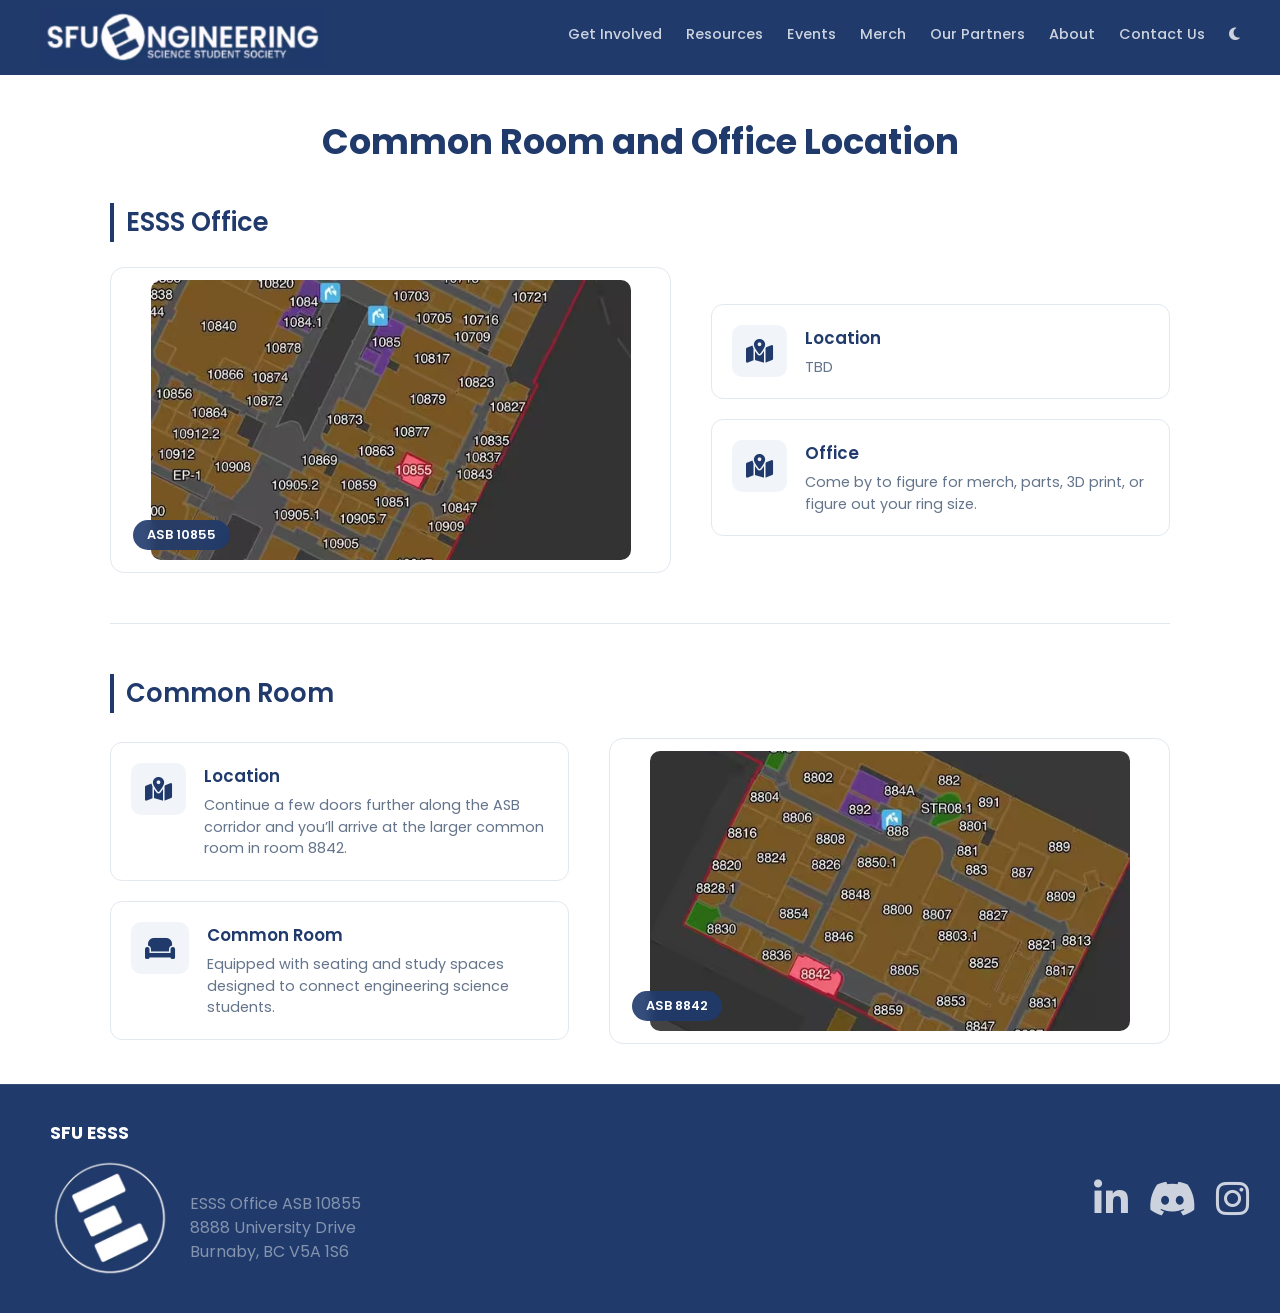
<file: location.html>
<!DOCTYPE html>
<html lang="en">
<head>
    <meta charset="UTF-8">
    <meta name="viewport" content="width=device-width, initial-scale=1.0">
    <title>Location - SFU Engineering Science Student Society</title>
    <link rel="icon" type="image/avif" href="circleLogo.avif">
    <link rel="stylesheet" href="navbar-footer.css">
    <link rel="stylesheet" href="location.css">
    <link rel="stylesheet" href="https://cdnjs.cloudflare.com/ajax/libs/font-awesome/6.4.0/css/all.min.css">
</head>
<body>

    <header class="navbar">
        <a href="index.html" class="logo-container" aria-label="Home">
            <img src="navBarLogo.avif" alt="SFU Engineering Science Student Society Logo" class="nav-logo">
        </a>
        <nav class="nav-links">
            <div class="dropdown">
                <a class="dropbtn">Get Involved</a>
                <div class="dropdown-content">
                    <a href="meetings.html">Meetings</a>
                    <a href="clubs.html">Clubs and Teams</a>
                    <a href="mentor.html">Mentorship Program</a>
                </div>
            </div>
            <div class="dropdown">
                <a class="dropbtn">Resources</a>
                <div class="dropdown-content">
                    <a href="guide.html">ESSS Guide</a>
                    <a href="courses.html">Course Information</a>
                    <a href="scholarFunds.html">Scholarships and Funds</a>
                </div>
            </div>
            <div class="dropdown">
                <a class="dropbtn">Events</a>
                <div class="dropdown-content">
                    <a href="events.html">Events</a>
                    <a href="comp.html">Conferences and Competitions</a>
                </div>
            </div>
            <div class="dropdown">
                <a href="merch.html" class="dropbtn">Merch</a>
            </div>
            <div class="dropdown">
                <a href="sponsors.html" class="dropbtn">Our Partners</a>
            </div>
            <div class="dropdown">
                <a class="dropbtn">About</a>
                <div class="dropdown-content">
                    <a href="about.html">About Us</a>
                    <a href="location.html">Location</a>
                </div>
            </div>
            <a href="contactUs.html">Contact Us</a>
            <a href="#" id="darkModeToggle" aria-label="Toggle Dark Mode"><i class="fa-solid fa-moon"></i></a>
        </nav>
    </header>

    <main class="location-main">
        <h2 class="location-page-title">Common Room and Office Location</h2>
        
        <section class="location-section-block">
            <h3 class="location-section-heading">ESSS Office</h3>
            <div class="location-hero-layout">
                <div class="location-visual-showcase">
                    <div class="location-preview-card">
                        <img src="officeLocation.avif" alt="ESSS Office Location">
                        <div class="location-badge">ASB 10855</div>
                    </div>
                </div>

                <div class="location-info-stack">
                    <div class="location-perk-box">
                        <div class="location-icon"><i class="fa-solid fa-map-location-dot"></i></div>
                        <div>
                            <h3>Location</h3>
                            <p>TBD</p>
                        </div>
                    </div>

                    <div class="location-perk-box">
                        <div class="location-icon"><i class="fa-solid fa-map-location-dot"></i></div>
                        <div>
                            <h3>Office</h3>
                            <p>Come by to figure for merch, parts, 3D print, or figure out your ring size.</p>
                        </div>
                    </div>
                </div>
            </div>
        </section>

        <div class="location-section-divider"></div>

        <section class="location-section-block">
            <h3 class="location-section-heading">Common Room</h3>
            <div class="location-hero-layout reverse-layout">
                <div class="location-info-stack">
                    <div class="location-perk-box">
                        <div class="location-icon"><i class="fa-solid fa-map-location-dot"></i></div>
                        <div>
                            <h3>Location</h3>
                            <p>Continue a few doors further along the ASB corridor and you’ll arrive at the larger common room in room 8842.</p>
                        </div>
                    </div>

                    <div class="location-perk-box">
                        <div class="location-icon"><i class="fa-solid fa-couch"></i></div>
                        <div>
                            <h3>Common Room</h3>
                            <p>Equipped with seating and study spaces designed to connect engineering science students.</p>
                        </div>
                    </div>
                </div>

                <div class="location-visual-showcase">
                    <div class="location-preview-card">
                        <img src="commonLocation.avif" alt="ESSS Common Room">
                        <div class="location-badge">ASB 8842</div>
                    </div>
                </div>
            </div>
        </section>
    </main>

    <footer class="site-footer">
        <div class="footer-content">
            <div class="footer-left-group">
                <h3><strong>SFU ESSS</strong></h3>
                <div class="footer-main-row">
                    <img src="circleLogo.avif" alt="SFU ESSS Logo" class="footer-square-logo">
                    <div class="address-box">
                        <p>ESSS Office ASB 10855<br>
                        8888 University Drive<br>
                        Burnaby, BC V5A 1S6</p>
                    </div>
                </div>
            </div>

            <div class="footer-socials">
                <a href="https://www.linkedin.com/company/sfu-engineering-science-student-society/" aria-label="LinkedIn"><i class="fab fa-linkedin-in"></i></a>
                <a href="https://discord.com/invite/ZmGR88pU8j" aria-label="Discord"><i class="fab fa-discord"></i></a>
                <a href="https://www.instagram.com/sfuengineers/" aria-label="Instagram"><i class="fab fa-instagram"></i></a>
            </div>
        </div>
    </footer>

    <script>
        const darkModeToggle = document.getElementById('darkModeToggle');
        const toggleIcon = darkModeToggle.querySelector('i');

        const savedTheme = sessionStorage.getItem('theme');
        if (savedTheme === 'dark') {
            document.body.classList.add('dark-mode');
            toggleIcon.classList.replace('fa-moon', 'fa-sun');
        } else {
            document.body.classList.remove('dark-mode');
            toggleIcon.classList.replace('fa-sun', 'fa-moon');
        }

        darkModeToggle.addEventListener('click', (e) => {
            e.preventDefault();
            document.body.classList.toggle('dark-mode');

            if (document.body.classList.contains('dark-mode')) {
                sessionStorage.setItem('theme', 'dark');
                toggleIcon.classList.replace('fa-moon', 'fa-sun');
            } else {
                sessionStorage.setItem('theme', 'light');
                toggleIcon.classList.replace('fa-sun', 'fa-moon');
            }
        });

        document.querySelectorAll('.dropdown > .dropbtn').forEach(button => {
            button.addEventListener('click', function(e) {
                if (window.innerWidth <= 900) {
                    const dropdown = this.parentElement;
                    const content = dropdown.querySelector('.dropdown-content');
                    
                    if (content.style.display === 'block') {
                        content.style.display = 'none';
                    } else {
                        document.querySelectorAll('.dropdown-content').forEach(c => c.style.display = 'none');
                        content.style.display = 'block';
                        e.preventDefault();
                    }
                }
            });
        });

        window.addEventListener('click', function(e) {
            if (!e.target.closest('.dropdown') && window.innerWidth <= 900) {
                document.querySelectorAll('.dropdown-content').forEach(c => c.style.display = 'none');
            }
        });

    </script>
</body>
</html>
</file>
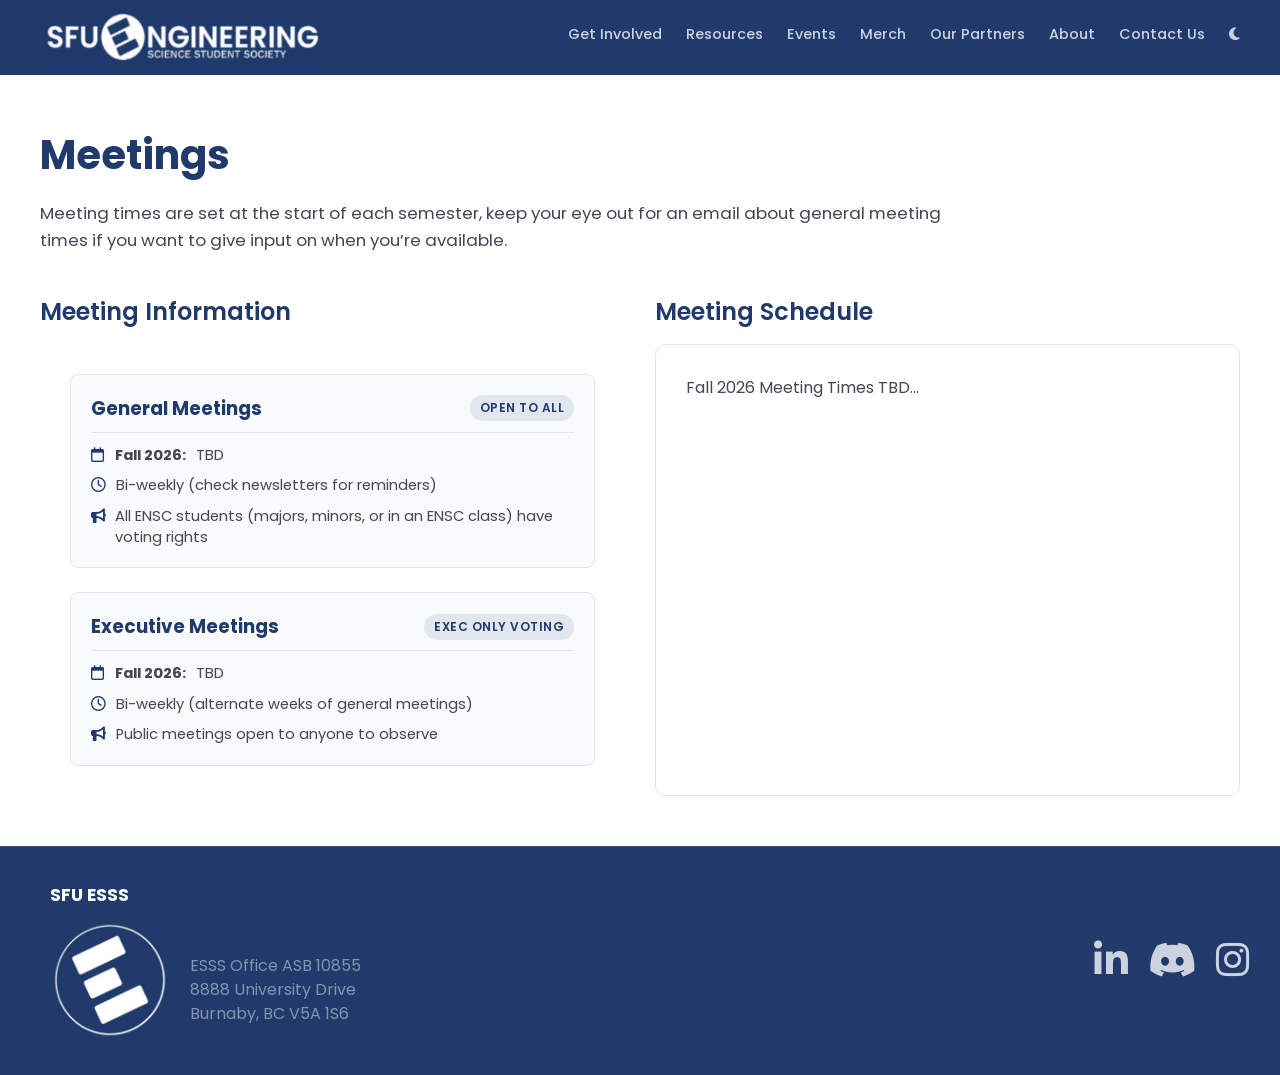
<file: meetings.html>
<!DOCTYPE html>
<html lang="en">
<head>
    <meta charset="UTF-8">
    <meta name="viewport" content="width=device-width, initial-scale=1.0">
    <title>Meetings - SFU Engineering Science Student Society</title>
    <link rel="icon" type="image/avif" href="circleLogo.avif">
    <link rel="stylesheet" href="navbar-footer.css">
    <link rel="stylesheet" href="meetings.css">
    <link rel="stylesheet" href="https://cdnjs.cloudflare.com/ajax/libs/font-awesome/6.4.0/css/all.min.css">
</head>
<body>

    <header class="navbar">
        <a href="index.html" class="logo-container" aria-label="Home">
            <img src="navBarLogo.avif" alt="SFU Engineering Science Student Society Logo" class="nav-logo">
        </a>
        <nav class="nav-links">
            <div class="dropdown">
                <a class="dropbtn">Get Involved</a>
                <div class="dropdown-content">
                    <a href="meetings.html">Meetings</a>
                    <a href="clubs.html">Clubs and Teams</a>
                    <a href="mentor.html">Mentorship Program</a>
                </div>
            </div>
            <div class="dropdown">
                <a class="dropbtn">Resources</a>
                <div class="dropdown-content">
                    <a href="guide.html">ESSS Guide</a>
                 <a href="courses.html">Course Information</a>
                    <a href="scholarFunds.html">Scholarships and Funds</a>
                </div>
            </div>
            <div class="dropdown">
                <a class="dropbtn">Events</a>
                <div class="dropdown-content">
                    <a href="events.html">Events</a>
                    <a href="comp.html">Conferences and Competitions</a>
                </div>
            </div>
            <div class="dropdown">
                <a href="merch.html" class="dropbtn">Merch</a>
            </div>
            <div class="dropdown">
                <a href="sponsors.html" class="dropbtn">Our Partners</a>
            </div>
            <div class="dropdown">
                <a class="dropbtn">About</a>
                <div class="dropdown-content">
                    <a href="about.html">About Us</a>
                    <a href="location.html">Location</a>
                </div>
            </div>
            <a href="contactUs.html">Contact Us</a>
            <a href="#" id="darkModeToggle" aria-label="Toggle Dark Mode"><i class="fa-solid fa-moon"></i></a>
        </nav>
    </header>

    <main class="meetings-main">
        <div class="meetings-container">
            <section class="meetings-header-section">
                <h1>Meetings</h1>
                <p class="meetings-subtext">Meeting times are set at the start of each semester, keep your eye out for an email about general meeting times if you want to give input on when you’re available.</p>
            </section>

            <div class="meetings-content-grid">
                <div class="meeting-column">
                    <h2>Meeting Information</h2>
                    <div class="info-card">
                        <div class="meeting-type-block">
                            <div class="meeting-type-header">
                                <h3>General Meetings</h3>
                                <span class="meeting-badge">Open to All</span>
                            </div>
                            <ul class="meeting-details-list">
                                <li><i class="fa-regular fa-calendar"></i> <strong>Fall 2026:</strong> TBD</li>
                                <li><i class="fa-regular fa-clock"></i> Bi-weekly (check newsletters for reminders)</li>
                                <li><i class="fa-solid fa-bullhorn"></i> All ENSC students (majors, minors, or in an ENSC class) have voting rights</li>
                            </ul>
                        </div>

                        <div class="meeting-type-block">
                            <div class="meeting-type-header">
                                <h3>Executive Meetings</h3>
                                <span class="meeting-badge">Exec Only Voting</span>
                            </div>
                            <ul class="meeting-details-list">
                                <li><i class="fa-regular fa-calendar"></i> <strong>Fall 2026:</strong> TBD</li>
                                <li><i class="fa-regular fa-clock"></i> Bi-weekly (alternate weeks of general meetings)</li>
                                <li><i class="fa-solid fa-bullhorn"></i> Public meetings open to anyone to observe</li>
                            </ul>
                        </div>
                    </div>
                </div>

                <div class="meeting-column">
                    <h2>Meeting Schedule</h2>
                    <div class="meeting-card calendar-card">
                        <div class="calendar-wrapper">
                            <p>Fall 2026 Meeting Times TBD...</p>
                        </div>
                    </div>
                </div>
            </div>
        </div>
    </main>

    <footer class="site-footer">
        <div class="footer-content">
            <div class="footer-left-group">
                <h3><strong>SFU ESSS</strong></h3>
                <div class="footer-main-row">
                    <img src="circleLogo.avif" alt="SFU ESSS Logo" class="footer-square-logo">
                    <div class="address-box">
                        <p>ESSS Office ASB 10855<br>
                        8888 University Drive<br>
                        Burnaby, BC V5A 1S6</p>
                    </div>
                </div>
            </div>

            <div class="footer-socials">
                <a href="https://www.linkedin.com/company/sfu-engineering-science-student-society/" aria-label="LinkedIn"><i class="fab fa-linkedin-in"></i></a>
                <a href="https://discord.com/invite/ZmGR88pU8j" aria-label="Discord"><i class="fab fa-discord"></i></a>
                <a href="https://www.instagram.com/sfuengineers/" aria-label="Instagram"><i class="fab fa-instagram"></i></a>
            </div>
        </div>
    </footer>

    <script>
        const darkModeToggle = document.getElementById('darkModeToggle');
        const toggleIcon = darkModeToggle.querySelector('i');

        const savedTheme = sessionStorage.getItem('theme');
        if (savedTheme === 'dark') {
            document.body.classList.add('dark-mode');
            toggleIcon.classList.replace('fa-moon', 'fa-sun');
        } else {
            document.body.classList.remove('dark-mode');
            toggleIcon.classList.replace('fa-sun', 'fa-moon');
        }

        darkModeToggle.addEventListener('click', (e) => {
            e.preventDefault();
            document.body.classList.toggle('dark-mode');

            if (document.body.classList.contains('dark-mode')) {
                sessionStorage.setItem('theme', 'dark');
                toggleIcon.classList.replace('fa-moon', 'fa-sun');
            } else {
                sessionStorage.setItem('theme', 'light');
                toggleIcon.classList.replace('fa-sun', 'fa-moon');
            }
        });

        document.querySelectorAll('.dropdown > .dropbtn').forEach(button => {
            button.addEventListener('click', function(e) {
                if (window.innerWidth <= 900) {
                    const dropdown = this.parentElement;
                    const content = dropdown.querySelector('.dropdown-content');
                    
                    if (content.style.display === 'block') {
                        content.style.display = 'none';
                    } else {
                        document.querySelectorAll('.dropdown-content').forEach(c => c.style.display = 'none');
                        content.style.display = 'block';
                        e.preventDefault();
                    }
                }
            });
        });

        window.addEventListener('click', function(e) {
            if (!e.target.closest('.dropdown') && window.innerWidth <= 900) {
                document.querySelectorAll('.dropdown-content').forEach(c => c.style.display = 'none');
            }
        });

    </script>
</body>
</html>
</file>
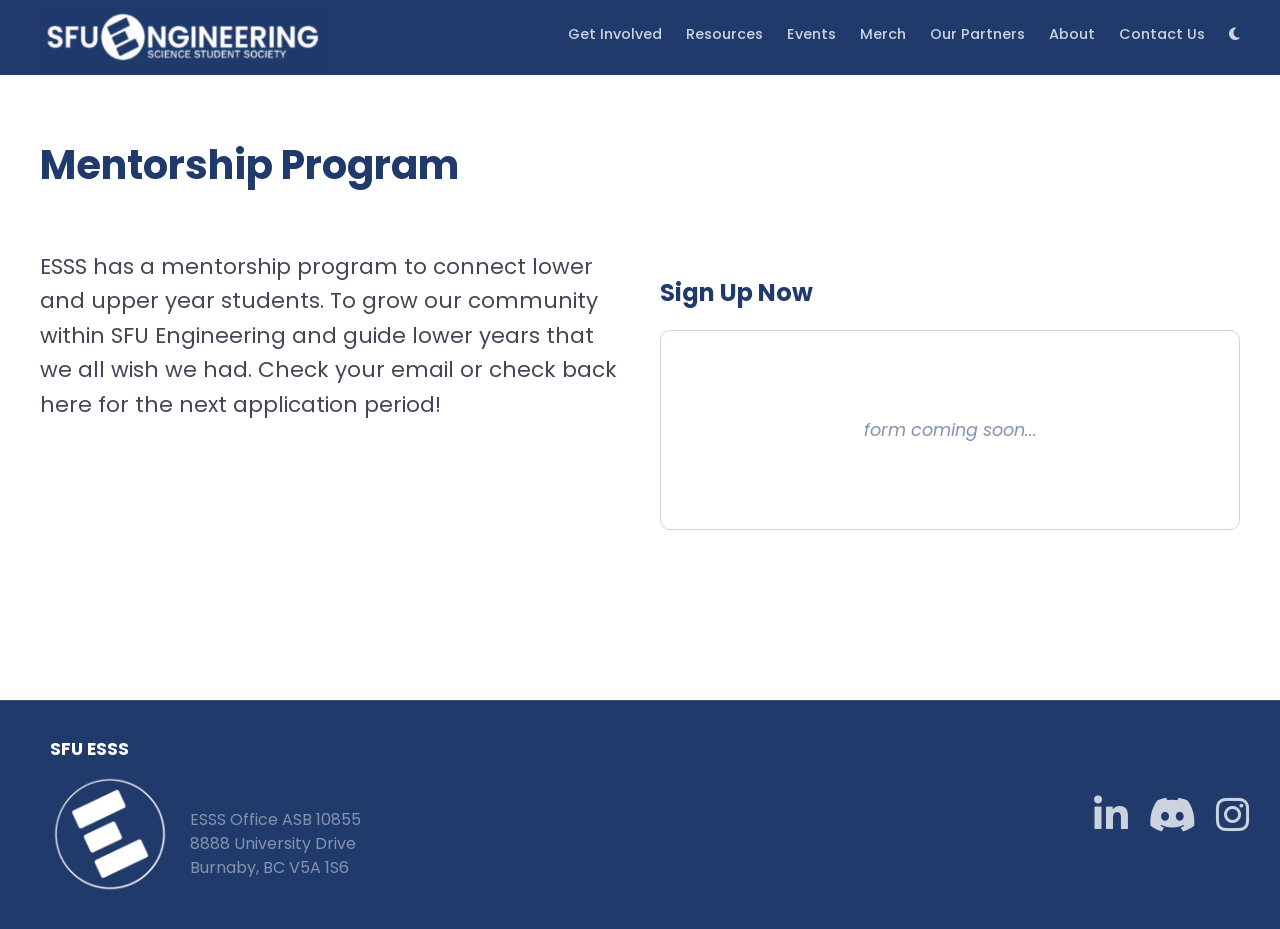
<file: mentor.html>
<!DOCTYPE html>
<html lang="en">
<head>
    <meta charset="UTF-8">
    <meta name="viewport" content="width=device-width, initial-scale=1.0">
    <title> Mentor - SFU Engineering Science Student Society</title>
    <link rel="icon" type="image/avif" href="circleLogo.avif">
    <link rel="stylesheet" href="navbar-footer.css">
    <link rel="stylesheet" href="mentor.css">
    <link rel="stylesheet" href="https://cdnjs.cloudflare.com/ajax/libs/font-awesome/6.4.0/css/all.min.css">
</head>
<body>

    <header class="navbar">
        <a href="index.html" class="logo-container" aria-label="Home">
            <img src="navBarLogo.avif" alt="SFU Engineering Science Student Society Logo" class="nav-logo">
        </a>
        <nav class="nav-links">
            <div class="dropdown">
                <a class="dropbtn">Get Involved</a>
                <div class="dropdown-content">
                    <a href="meetings.html">Meetings</a>
                    <a href="clubs.html">Clubs and Teams</a>
                    <a href="mentor.html">Mentorship Program</a>
                </div>
            </div>
            <div class="dropdown">
                <a class="dropbtn">Resources</a>
                <div class="dropdown-content">
                    <a href="guide.html">ESSS Guide</a>
                    <a href="courses.html">Course Information</a>
                    <a href="scholarFunds.html">Scholarships and Funds</a>
                </div>
            </div>
            <div class="dropdown">
                <a class="dropbtn">Events</a>
                <div class="dropdown-content">
                    <a href="events.html">Events</a>
                    <a href="comp.html">Conferences and Competitions</a>
                </div>
            </div>
            <div class="dropdown">
                <a href="merch.html" class="dropbtn">Merch</a>
            </div>
            <div class="dropdown">
                <a href="sponsors.html" class="dropbtn">Our Partners</a>
            </div>
            <div class="dropdown">
                <a class="dropbtn">About</a>
                <div class="dropdown-content">
                    <a href="about.html">About Us</a>
                    <a href="location.html">Location</a>
                </div>
            </div>
            <a href="contactUs.html">Contact Us</a>
            <a href="#" id="darkModeToggle" aria-label="Toggle Dark Mode"><i class="fa-solid fa-moon"></i></a>
        </nav>
    </header>

    <main class="mentor-main">
        <div class="mentor-container">
            <h1 class="mentor-page-title">Mentorship Program</h1>
            <div class="mentor-content-grid">
                <div class="mentor-column">
                    <p class="mentor-subtext">
                        ESSS has a mentorship program to connect lower and upper year students. To grow our community within SFU Engineering and guide lower years that we all wish we had. Check your email or check back here for the next application period!
                    </p>
                </div>

                <div class="mentor-column">
                    <h2 class="signup-title">Sign Up Now</h2>
                    <div class="mentor-card">
                        <p class="card-message">form coming soon...</p>
                    </div>
                </div>
            </div>
        </div>
    </main>

    <footer class="site-footer">
        <div class="footer-content">
            <div class="footer-left-group">
                <h3><strong>SFU ESSS</strong></h3>
                <div class="footer-main-row">
                    <img src="circleLogo.avif" alt="SFU ESSS Logo" class="footer-square-logo">
                    <div class="address-box">
                        <p>ESSS Office ASB 10855<br>
                        8888 University Drive<br>
                        Burnaby, BC V5A 1S6</p>
                    </div>
                </div>
            </div>

            <div class="footer-socials">
                <a href="https://www.linkedin.com/company/sfu-engineering-science-student-society/" aria-label="LinkedIn"><i class="fab fa-linkedin-in"></i></a>
                <a href="https://discord.com/invite/ZmGR88pU8j" aria-label="Discord"><i class="fab fa-discord"></i></a>
                <a href="https://www.instagram.com/sfuengineers/" aria-label="Instagram"><i class="fab fa-instagram"></i></a>
            </div>
        </div>
    </footer>

    <script>
        const darkModeToggle = document.getElementById('darkModeToggle');
        const toggleIcon = darkModeToggle.querySelector('i');

        const savedTheme = sessionStorage.getItem('theme');
        if (savedTheme === 'dark') {
            document.body.classList.add('dark-mode');
            toggleIcon.classList.replace('fa-moon', 'fa-sun');
        } else {
            document.body.classList.remove('dark-mode');
            toggleIcon.classList.replace('fa-sun', 'fa-moon');
        }

        darkModeToggle.addEventListener('click', (e) => {
            e.preventDefault();
            document.body.classList.toggle('dark-mode');

            if (document.body.classList.contains('dark-mode')) {
                sessionStorage.setItem('theme', 'dark');
                toggleIcon.classList.replace('fa-moon', 'fa-sun');
            } else {
                sessionStorage.setItem('theme', 'light');
                toggleIcon.classList.replace('fa-sun', 'fa-moon');
            }
        });

        document.querySelectorAll('.dropdown > .dropbtn').forEach(button => {
            button.addEventListener('click', function(e) {
                if (window.innerWidth <= 900) {
                    const dropdown = this.parentElement;
                    const content = dropdown.querySelector('.dropdown-content');
                    
                    if (content.style.display === 'block') {
                        content.style.display = 'none';
                    } else {
                        document.querySelectorAll('.dropdown-content').forEach(c => c.style.display = 'none');
                        content.style.display = 'block';
                        e.preventDefault();
                    }
                }
            });
        });

        window.addEventListener('click', function(e) {
            if (!e.target.closest('.dropdown') && window.innerWidth <= 900) {
                document.querySelectorAll('.dropdown-content').forEach(c => c.style.display = 'none');
            }
        });

    </script>
</body>
</html>
</file>
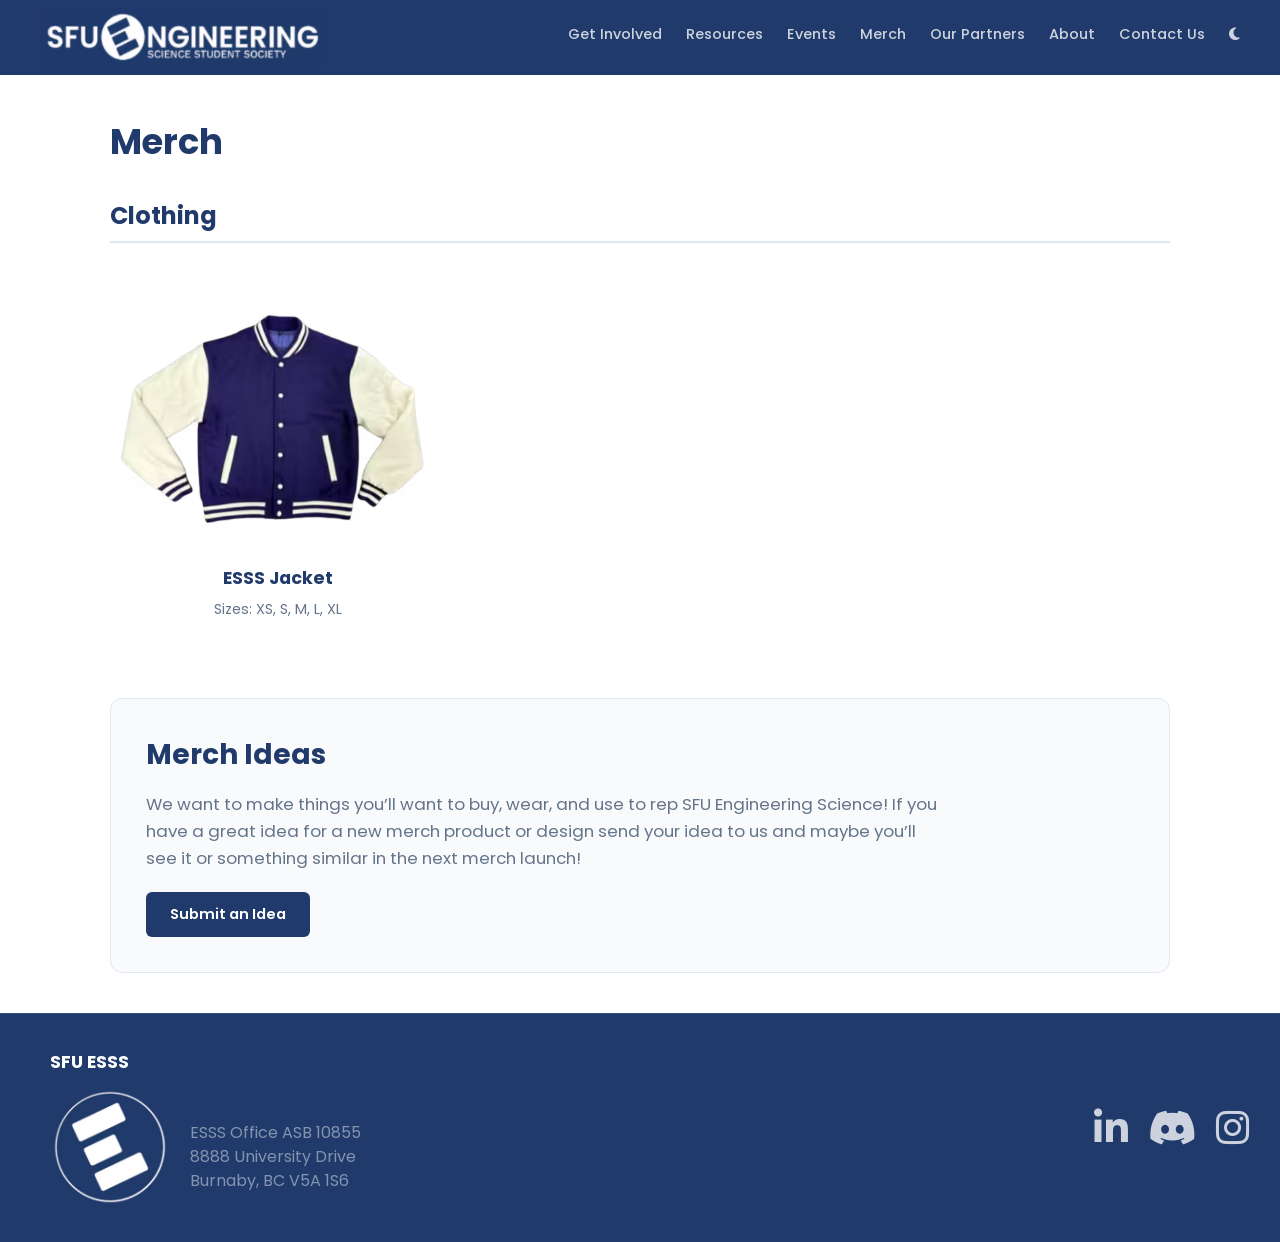
<file: merch.html>
<!DOCTYPE html>
<html lang="en">
<head>
    <meta charset="UTF-8">
    <meta name="viewport" content="width=device-width, initial-scale=1.0">
    <title>Merch - SFU Engineering Science Student Society</title>
    <link rel="icon" type="image/avif" href="circleLogo.avif">
    <link rel="stylesheet" href="navbar-footer.css">
    <link rel="stylesheet" href="merch.css">
    <link rel="stylesheet" href="https://cdnjs.cloudflare.com/ajax/libs/font-awesome/6.4.0/css/all.min.css">
</head>
<body>

    <header class="navbar">
        <a href="index.html" class="logo-container" aria-label="Home">
            <img src="navBarLogo.avif" alt="SFU Engineering Science Student Society Logo" class="nav-logo">
        </a>
        <nav class="nav-links">
            <div class="dropdown">
                <a class="dropbtn">Get Involved</a>
                <div class="dropdown-content">
                    <a href="meetings.html">Meetings</a>
                    <a href="clubs.html">Clubs and Teams</a>
                    <a href="mentor.html">Mentorship Program</a>
                </div>
            </div>
            <div class="dropdown">
                <a class="dropbtn">Resources</a>
                <div class="dropdown-content">
                    <a href="guide.html">ESSS Guide</a>
                    <a href="courses.html">Course Information</a>
                    <a href="scholarFunds.html">Scholarships and Funds</a>
                </div>
            </div>
            <div class="dropdown">
                <a class="dropbtn">Events</a>
                <div class="dropdown-content">
                    <a href="events.html">Events</a>
                    <a href="comp.html">Conferences and Competitions</a>
                </div>
            </div>
            <div class="dropdown">
                <a href="merch.html" class="dropbtn">Merch</a>
            </div>
            <div class="dropdown">
                <a href="sponsors.html" class="dropbtn">Our Partners</a>
            </div>
            <div class="dropdown">
                <a class="dropbtn">About</a>
                <div class="dropdown-content">
                    <a href="about.html">About Us</a>
                    <a href="location.html">Location</a>
                </div>
            </div>
            <a href="contactUs.html">Contact Us</a>
            <a href="#" id="darkModeToggle" aria-label="Toggle Dark Mode"><i class="fa-solid fa-moon"></i></a>
        </nav>
    </header>

    <main class="merch-main">
        <section class="merch-section">
            <h1 class="merch-main-title">Merch</h1>

            <div class="merch-category">
                <h2>Clothing</h2>
                <div class="merch-grid">
                    <div class="merch-card">
                        <div class="merch-img-container">
                            <img src="jacketFront.avif" alt="ESSS Jacket Front" class="img-primary">
                            <img src="jacketBack.avif" alt="ESSS Jacket Back" class="img-secondary">
                        </div>
                        <div class="merch-info">
                            <h3>ESSS Jacket</h3>
                            <p class="merch-desc">Sizes: XS, S, M, L, XL</p>
                        </div>
                    </div>
                </div>
            </div>
        </section>

        <section class="merch-ideas-section">
            <h2>Merch Ideas</h2>
            <p>We want to make things you’ll want to buy, wear, and use to rep SFU Engineering Science! If you have a great idea for a new merch product or design send your idea to us and maybe you’ll see it or something similar in the next merch launch!</p>
            <a href="contactUs.html" target="_blank" class="idea-btn">Submit an Idea</a>
        </section>
    </main>

    <footer class="site-footer">
        <div class="footer-content">
            <div class="footer-left-group">
                <h3><strong>SFU ESSS</strong></h3>
                <div class="footer-main-row">
                    <img src="circleLogo.avif" alt="SFU ESSS Logo" class="footer-square-logo">
                    <div class="address-box">
                        <p>ESSS Office ASB 10855<br>
                        8888 University Drive<br>
                        Burnaby, BC V5A 1S6</p>
                    </div>
                </div>
            </div>

            <div class="footer-socials">
                <a href="https://www.linkedin.com/company/sfu-engineering-science-student-society/" aria-label="LinkedIn"><i class="fab fa-linkedin-in"></i></a>
                <a href="https://discord.com/invite/ZmGR88pU8j" aria-label="Discord"><i class="fab fa-discord"></i></a>
                <a href="https://www.instagram.com/sfuengineers/" aria-label="Instagram"><i class="fab fa-instagram"></i></a>
            </div>
        </div>
    </footer>

    <script>
        const darkModeToggle = document.getElementById('darkModeToggle');
        const toggleIcon = darkModeToggle.querySelector('i');

        const savedTheme = sessionStorage.getItem('theme');
        if (savedTheme === 'dark') {
            document.body.classList.add('dark-mode');
            toggleIcon.classList.replace('fa-moon', 'fa-sun');
        } else {
            document.body.classList.remove('dark-mode');
            toggleIcon.classList.replace('fa-sun', 'fa-moon');
        }

        darkModeToggle.addEventListener('click', (e) => {
            e.preventDefault();
            document.body.classList.toggle('dark-mode');

            if (document.body.classList.contains('dark-mode')) {
                sessionStorage.setItem('theme', 'dark');
                toggleIcon.classList.replace('fa-moon', 'fa-sun');
            } else {
                sessionStorage.setItem('theme', 'light');
                toggleIcon.classList.replace('fa-sun', 'fa-moon');
            }
        });

        document.querySelectorAll('.dropdown > .dropbtn').forEach(button => {
            button.addEventListener('click', function(e) {
                if (window.innerWidth <= 900) {
                    const dropdown = this.parentElement;
                    const content = dropdown.querySelector('.dropdown-content');
                    
                    if (content.style.display === 'block') {
                        content.style.display = 'none';
                    } else {
                        document.querySelectorAll('.dropdown-content').forEach(c => c.style.display = 'none');
                        content.style.display = 'block';
                        e.preventDefault();
                    }
                }
            });
        });

        window.addEventListener('click', function(e) {
            if (!e.target.closest('.dropdown') && window.innerWidth <= 900) {
                document.querySelectorAll('.dropdown-content').forEach(c => c.style.display = 'none');
            }
        });

    </script>
</body>
</html>
</file>
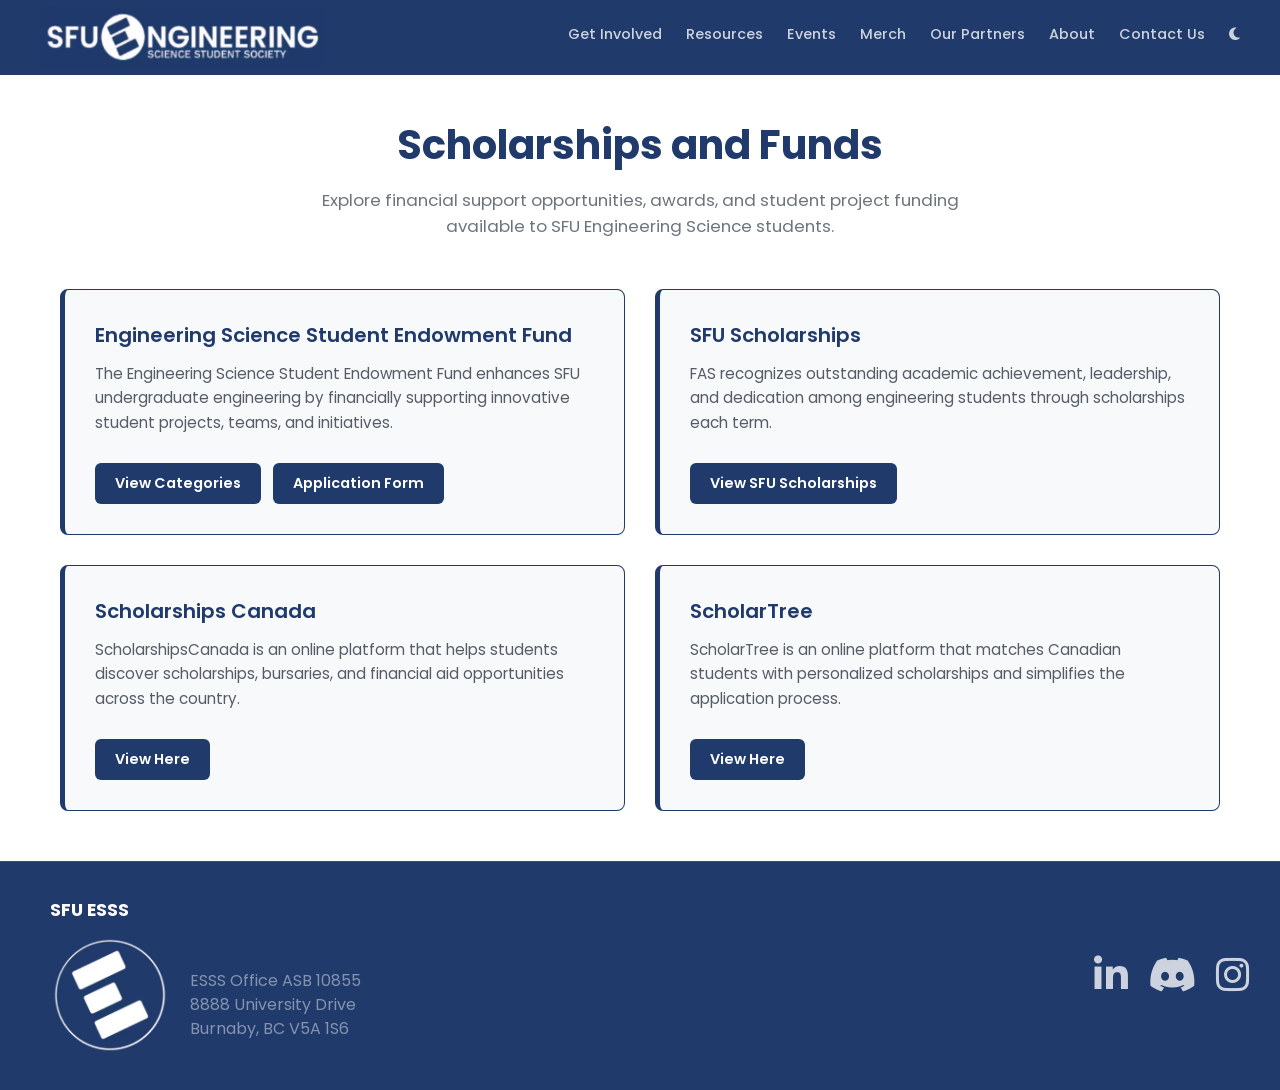
<file: scholarFunds.html>
<!DOCTYPE html>
<html lang="en">
<head>
    <meta charset="UTF-8">
    <meta name="viewport" content="width=device-width, initial-scale=1.0">
    <title>Scholarships and Funds - SFU Engineering Science Student Society</title>
    <link rel="icon" type="image/avif" href="circleLogo.avif">
    <link rel="stylesheet" href="navbar-footer.css">
    <link rel="stylesheet" href="scholarFunds.css">
    <link rel="stylesheet" href="https://cdnjs.cloudflare.com/ajax/libs/font-awesome/6.4.0/css/all.min.css">
</head>
<body>
    <header class="navbar">
        <a href="index.html" class="logo-container" aria-label="Home">
            <img src="navBarLogo.avif" alt="SFU Engineering Science Student Society Logo" class="nav-logo">
        </a>
        <nav class="nav-links">
            <div class="dropdown">
                <a class="dropbtn">Get Involved</a>
                <div class="dropdown-content">
                    <a href="meetings.html">Meetings</a>
                    <a href="clubs.html">Clubs and Teams</a>
                    <a href="mentor.html">Mentorship Program</a>
                </div>
            </div>
            <div class="dropdown">
                <a class="dropbtn">Resources</a>
                <div class="dropdown-content">
                    <a href="guide.html">ESSS Guide</a>
                    <a href="courses.html">Course Information</a>
                    <a href="scholarFunds.html">Scholarships and Funds</a>
                </div>
            </div>
            <div class="dropdown">
                <a class="dropbtn">Events</a>
                <div class="dropdown-content">
                    <a href="events.html">Events</a>
                    <a href="comp.html">Conferences and Competitions</a>
                </div>
            </div>
            <div class="dropdown">
                <a href="merch.html" class="dropbtn">Merch</a>
            </div>
            <div class="dropdown">
                <a href="sponsors.html" class="dropbtn">Our Partners</a>
            </div>
            <div class="dropdown">
                <a class="dropbtn">About</a>
                <div class="dropdown-content">
                    <a href="about.html">About Us</a>
                    <a href="location.html">Location</a>
                </div>
            </div>
            <a href="contactUs.html">Contact Us</a>
            <a href="#" id="darkModeToggle" aria-label="Toggle Dark Mode"><i class="fa-solid fa-moon"></i></a>
        </nav>
    </header>

    <main class="main-container">
        <section class="page-header">
            <h1>Scholarships and Funds</h1>
            <p>Explore financial support opportunities, awards, and student project funding available to SFU Engineering Science students.</p>
        </section>

        <div class="funds-grid">
            <div class="fund-card">
                <div class="card-content">
                    <h2>Engineering Science Student Endowment Fund</h2>
                    <p>The Engineering Science Student Endowment Fund enhances SFU undergraduate engineering by financially supporting innovative student projects, teams, and initiatives.</p>
                    <div class="card-action-buttons">
                        <a href="https://www.esss.ca/_files/ugd/b80c7c_b54a5e3451c64c0089c525a71565e2b6.pdf" target="_blank" rel="noopener noreferrer" class="concentration-btn">View Categories</a>
                        <a href="https://www.esss.ca/_files/ugd/b80c7c_f8ea2a8bb33c407d950e668a46d49cdc.pdf" target="_blank" rel="noopener noreferrer" class="concentration-btn">Application Form</a>
                    </div>
                </div>
            </div>

            <div class="fund-card">
                <div class="card-content">
                    <h2>SFU Scholarships</h2>
                    <p>FAS recognizes outstanding academic achievement, leadership, and dedication among engineering students through scholarships each term.</p>
                    <div class="card-action-buttons">
                        <a href="https://www.sfu.ca/students/financial-aid/undergraduate/scholarships.html" target="_blank" rel="noopener noreferrer" class="concentration-btn">View SFU Scholarships</a>
                    </div>
                </div>
            </div>

            <div class="fund-card">
                <div class="card-content">
                    <h2>Scholarships Canada</h2>
                    <p>ScholarshipsCanada is an online platform that helps students discover scholarships, bursaries, and financial aid opportunities across the country.</p>
                    <div class="card-action-buttons">
                        <a href="https://www.scholarshipscanada.com/" target="_blank" rel="noopener noreferrer" class="concentration-btn">View Here</a>
                    </div>
                </div>
            </div>

            <div class="fund-card">
                <div class="card-content">
                    <h2>ScholarTree</h2>
                    <p>ScholarTree is an online platform that matches Canadian students with personalized scholarships and simplifies the application process.</p>
                    <div class="card-action-buttons">
                        <a href="https://scholartree.ca/" target="_blank" rel="noopener noreferrer" class="concentration-btn">View Here</a>
                    </div>
                </div>
            </div>
        </div>
    </main>

    <footer class="site-footer">
        <div class="footer-content">
            <div class="footer-left-group">
                <h3><strong>SFU ESSS</strong></h3>
                <div class="footer-main-row">
                    <img src="circleLogo.avif" alt="SFU ESSS Logo" class="footer-square-logo">
                    <div class="address-box">
                        <p>ESSS Office ASB 10855<br>
                        8888 University Drive<br>
                        Burnaby, BC V5A 1S6</p>
                    </div>
                </div>
            </div>

            <div class="footer-socials">
                <a href="https://www.linkedin.com/company/sfu-engineering-science-student-society/" aria-label="LinkedIn"><i class="fab fa-linkedin-in"></i></a>
                <a href="https://discord.com/invite/ZmGR88pU8j" aria-label="Discord"><i class="fab fa-discord"></i></a>
                <a href="https://www.instagram.com/sfuengineers/" aria-label="Instagram"><i class="fab fa-instagram"></i></a>
            </div>
        </div>
    </footer>

    <script>
        const darkModeToggle = document.getElementById('darkModeToggle');
        const toggleIcon = darkModeToggle.querySelector('i');

        const savedTheme = sessionStorage.getItem('theme');
        if (savedTheme === 'dark') {
            document.body.classList.add('dark-mode');
            toggleIcon.classList.replace('fa-moon', 'fa-sun');
        } else {
            document.body.classList.remove('dark-mode');
            toggleIcon.classList.replace('fa-sun', 'fa-moon');
        }

        darkModeToggle.addEventListener('click', (e) => {
            e.preventDefault();
            document.body.classList.toggle('dark-mode');

            if (document.body.classList.contains('dark-mode')) {
                sessionStorage.setItem('theme', 'dark');
                toggleIcon.classList.replace('fa-moon', 'fa-sun');
            } else {
                sessionStorage.setItem('theme', 'light');
                toggleIcon.classList.replace('fa-sun', 'fa-moon');
            }
        });

        document.querySelectorAll('.dropdown > .dropbtn').forEach(button => {
            button.addEventListener('click', function(e) {
                if (window.innerWidth <= 900) {
                    const dropdown = this.parentElement;
                    const content = dropdown.querySelector('.dropdown-content');
                    
                    if (content.style.display === 'block') {
                        content.style.display = 'none';
                    } else {
                        document.querySelectorAll('.dropdown-content').forEach(c => c.style.display = 'none');
                        content.style.display = 'block';
                        e.preventDefault();
                    }
                }
            });
        });

        window.addEventListener('click', function(e) {
            if (!e.target.closest('.dropdown') && window.innerWidth <= 900) {
                document.querySelectorAll('.dropdown-content').forEach(c => c.style.display = 'none');
            }
        });

    </script>
</body>
</html>
</file>
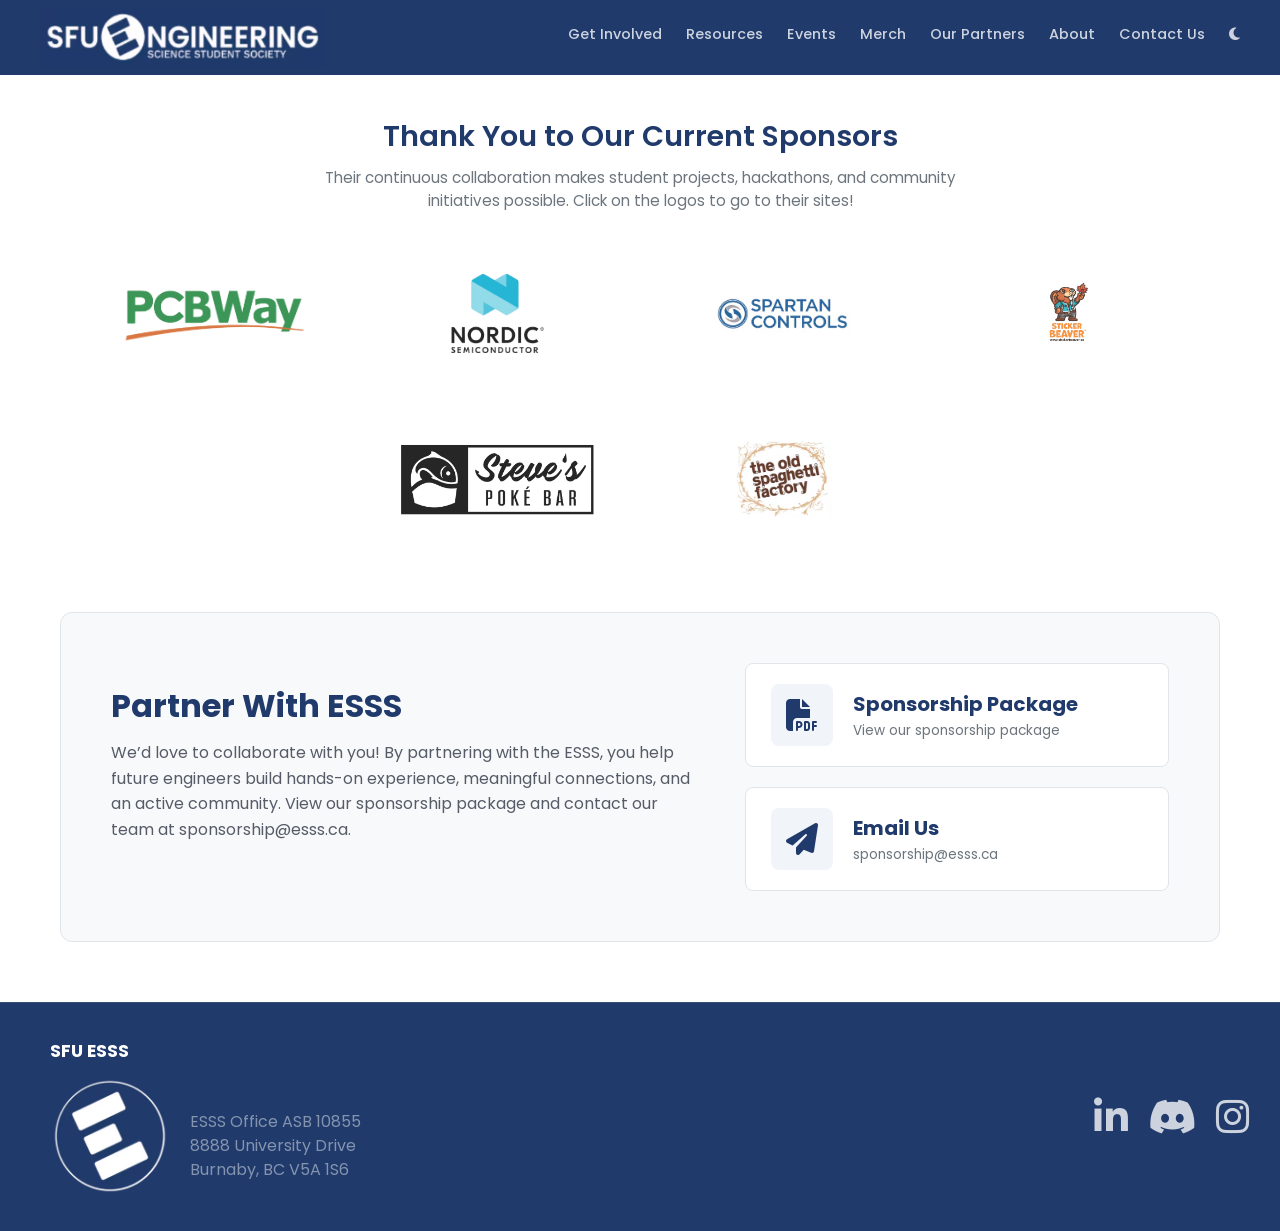
<file: sponsors.html>
<!DOCTYPE html>
<html lang="en">
<head>
    <meta charset="UTF-8">
    <meta name="viewport" content="width=device-width, initial-scale=1.0">
    <title>Our Partners & Sponsors - SFU Engineering Science Student Society</title>
    <link rel="icon" type="image/avif" href="circleLogo.avif">
    <link rel="stylesheet" href="navbar-footer.css">
    <link rel="stylesheet" href="sponsors.css">
    <link rel="stylesheet" href="https://cdnjs.cloudflare.com/ajax/libs/font-awesome/6.4.0/css/all.min.css">
</head>
<body>

    <header class="navbar">
        <a href="index.html" class="logo-container" aria-label="Home">
            <img src="navBarLogo.avif" alt="SFU Engineering Science Student Society Logo" class="nav-logo">
        </a>
        <nav class="nav-links">
            <div class="dropdown">
                <a class="dropbtn">Get Involved</a>
                <div class="dropdown-content">
                    <a href="meetings.html">Meetings</a>
                    <a href="clubs.html">Clubs and Teams</a>
                    <a href="mentor.html">Mentorship Program</a>
                </div>
            </div>
            <div class="dropdown">
                <a class="dropbtn">Resources</a>
                <div class="dropdown-content">
                    <a href="guide.html">ESSS Guide</a>
                    <a href="courses.html">Course Information</a>
                    <a href="scholarFunds.html">Scholarships and Funds</a>
                </div>
            </div>
            <div class="dropdown">
                <a class="dropbtn">Events</a>
                <div class="dropdown-content">
                    <a href="events.html">Events</a>
                    <a href="comp.html">Conferences and Competitions</a>
                </div>
            </div>
            <div class="dropdown">
                <a href="merch.html" class="dropbtn">Merch</a>
            </div>
            <div class="dropdown">
                <a href="sponsors.html" class="dropbtn">Our Partners</a>
            </div>
            <div class="dropdown">
                <a class="dropbtn">About</a>
                <div class="dropdown-content">
                    <a href="about.html">About Us</a>
                    <a href="location.html">Location</a>
                </div>
            </div>
            <a href="contactUs.html">Contact Us</a>
            <a href="#" id="darkModeToggle" aria-label="Toggle Dark Mode"><i class="fa-solid fa-moon"></i></a>
        </nav>
    </header>

    <main class="main-container">
        <section class="sponsors-section">
            <div class="section-title-box">
                <h2>Thank You to Our Current Sponsors</h2>
                <p>Their continuous collaboration makes student projects, hackathons, and community initiatives possible. Click on the logos to go to their sites!</p>
            </div>

            <div class="sponsor-grid">
                <div class="sponsor-card">
                    <a href="https://www.pcbway.com/">
                    <img src="PCBWayLogo.avif" alt="PCBWay Logo" class="sponsor-logo">
                    </a>
                </div>
                <div class="sponsor-card">
                    <a href="https://www.nordicsemi.com/">
                    <img src="nordicLogo.avif" alt="Nordic Semiconductor Logo" class="sponsor-logo">
                    </a>
                </div>
                <div class="sponsor-card">
                    <a href="https://www.spartancontrols.com/">
                    <img src="spartanLogo.avif" alt="Sticker Beaver Logo" class="sponsor-logo">
                    </a>
                </div>
                <div class="sponsor-card">
                    <a href="https://stickerbeaver.ca/">
                    <img src="stickerBeaverLogo.avif" alt="Spartan Controls Logo" class="sponsor-logo">
                    </a>
                </div>
                <div class="sponsor-card">
                    <a href="https://www.stevespokebar.ca/"> 
                    <img src="stevesPokeLogo.avif" alt="Steves Poke Logo" class="sponsor-logo">
                    </a>
                </div>
                <div class="sponsor-card">
                    <a href="https://oldspaghettifactory.ca/">
                    <img src="spaghettiLogo.avif" alt="Spaghetti Factory Logo" class="sponsor-logo">
                    </a>
                </div>
            </div>
        </section>

        <section class="sponsorship-split-cta">
            <div class="split-cta-content">
                <h2>Partner With ESSS</h2>
                <p>We’d love to collaborate with you! By partnering with the ESSS, you help future engineers build hands-on experience, meaningful connections, and an active community. View our sponsorship package and contact our team at sponsorship@esss.ca.</p>
            </div>
            <div class="split-cta-visual">
                <a href="sponsorPackage.pdf" target="_blank" rel="noopener noreferrer" class="stat-card action-card">
                    <i class="fa-solid fa-file-pdf"></i>
                    <div>
                        <h3>Sponsorship Package</h3>
                        <p>View our sponsorship package</p>
                    </div>
                </a>
                <div class="stat-card action-card" id="copyEmailBtn" style="cursor: pointer;" onclick="copyEmailToClipboard()">
                    <i class="fa-solid fa-paper-plane" id="emailIcon"></i>
                    <div>
                        <h3>Email Us</h3>
                        <p id="emailText">sponsorship@esss.ca</p>
                    </div>
                </div>
            </div>
        </section>
    </main>

    <footer class="site-footer">
        <div class="footer-content">
            <div class="footer-left-group">
                <h3><strong>SFU ESSS</strong></h3>
                <div class="footer-main-row">
                    <img src="circleLogo.avif" alt="SFU ESSS Logo" class="footer-square-logo">
                    <div class="address-box">
                        <p>ESSS Office ASB 10855<br>
                        8888 University Drive<br>
                        Burnaby, BC V5A 1S6</p>
                    </div>
                </div>
            </div>

            <div class="footer-socials">
                <a href="https://www.linkedin.com/company/sfu-engineering-science-student-society/" aria-label="LinkedIn"><i class="fab fa-linkedin-in"></i></a>
                <a href="https://discord.com/invite/ZmGR88pU8j" aria-label="Discord"><i class="fab fa-discord"></i></a>
                <a href="https://www.instagram.com/sfuengineers/" aria-label="Instagram"><i class="fab fa-instagram"></i></a>
            </div>
        </div>
    </footer>

    <script>
        const darkModeToggle = document.getElementById('darkModeToggle');
        const toggleIcon = darkModeToggle.querySelector('i');

        const savedTheme = sessionStorage.getItem('theme');
        if (savedTheme === 'dark') {
            document.body.classList.add('dark-mode');
            toggleIcon.classList.replace('fa-moon', 'fa-sun');
        } else {
            document.body.classList.remove('dark-mode');
            toggleIcon.classList.replace('fa-sun', 'fa-moon');
        }

        darkModeToggle.addEventListener('click', (e) => {
            e.preventDefault();
            document.body.classList.toggle('dark-mode');

            if (document.body.classList.contains('dark-mode')) {
                sessionStorage.setItem('theme', 'dark');
                toggleIcon.classList.replace('fa-moon', 'fa-sun');
            } else {
                sessionStorage.setItem('theme', 'light');
                toggleIcon.classList.replace('fa-sun', 'fa-moon');
            }
        });

        document.querySelectorAll('.dropdown > .dropbtn').forEach(button => {
            button.addEventListener('click', function(e) {
                if (window.innerWidth <= 900) {
                    const dropdown = this.parentElement;
                    const content = dropdown.querySelector('.dropdown-content');
                    
                    if (content.style.display === 'block') {
                        content.style.display = 'none';
                    } else {
                        document.querySelectorAll('.dropdown-content').forEach(c => c.style.display = 'none');
                        content.style.display = 'block';
                        e.preventDefault();
                    }
                }
            });
        });

        window.addEventListener('click', function(e) {
            if (!e.target.closest('.dropdown') && window.innerWidth <= 900) {
                document.querySelectorAll('.dropdown-content').forEach(c => c.style.display = 'none');
            }
        });

        function copyEmailToClipboard() {
            const email = "sponsorship@esss.ca";
            navigator.clipboard.writeText(email).then(() => {
                const emailText = document.getElementById('emailText');
                const emailIcon = document.getElementById('emailIcon');
                
                emailText.textContent = "Copied to clipboard!";
                emailIcon.classList.replace('fa-paper-plane', 'fa-check');
                
                setTimeout(() => {
                    emailText.textContent = email;
                    emailIcon.classList.replace('fa-check', 'fa-paper-plane');
                }, 2000);
            }).catch(err => {
                console.error('Failed to copy email: ', err);
            });
        }
    </script>
</body>
</html>
</file>
<file: navbar-footer.css>
@import url('https://fonts.googleapis.com/css2?family=Poppins:wght@300;400;500;600;700&display=swap');

* {
    margin: 0;
    padding: 0;
    box-sizing: border-box;
    font-family: "Poppins", -apple-system, BlinkMacSystemFont, "Segoe UI", Roboto, Helvetica, Arial, sans-serif;
}

body {
    background-color: #ffffff;
    color: #434656;
    overflow-x: hidden;
}

.navbar {
    display: flex;
    justify-content: space-between;
    align-items: center;
    background-color: #203a6c;
    padding: 0 40px;
    border-bottom: 1px solid #203a6c;
    position: sticky;
    top: 0px;
    z-index: 1000;
    height: 75px;
    max-width: 100%;
}

.logo-container {
    display: flex;
    align-items: center;
    height: 100%;
}

.nav-logo {
    height: 80%;
    width: auto;
    display: block;
    object-fit: contain;
}

.nav-links {
    display: flex;
    align-items: center;
    height: 100%;
}

.nav-links > a {
    color: #ccd3de;
    text-decoration: none;
    margin-left: 24px;
    font-size: 0.9rem;
    font-weight: 500;
    position: relative;
    padding-bottom: 6px;
    transition: color 0.2s ease;
}

.nav-links > a:hover {
    color: #8494ae;
}

.nav-links > a::after {
    content: '';
    position: absolute;
    bottom: 0;
    left: 0;
    width: 100%;
    height: 4px;
    background-color: #8494ae;
    opacity: 0;
    transform: translateY(4px);
    transition: opacity 0.2s ease, transform 0.2s ease;
}

.nav-links > a:hover::after {
    opacity: 1;
    transform: translateY(0);
}

.dropdown {
    position: relative;
    display: inline-block;
    height: 100%;
    display: flex;
    align-items: center;
    margin-left: 24px;
}

.dropdown > .dropbtn {
    color: #ccd3de;
    text-decoration: none;
    font-size: 0.9rem;
    font-weight: 500;
    position: relative;
    padding-bottom: 6px;
    transition: color 0.2s ease;
    display: flex;
    align-items: center;
    cursor: pointer;
}

.dropdown > .dropbtn:hover {
    color: #8494ae;
}

.dropdown > .dropbtn::after {
    content: '';
    position: absolute;
    bottom: 0;
    left: 0;
    width: 100%;
    height: 4px;
    background-color: #8494ae;
    opacity: 0;
}

.dropdown > .dropbtn:hover::after {
    opacity: 1;
    transform: translateY(0);
}

.dropdown-content {
    display: none;
    position: absolute;
    top: 100%;
    left: 0;
    background-color: #ffffff;
    min-width: 240px;
    border-radius: 6px;
    z-index: 1001;
    padding: 8px 0;
    border: 1px solid rgba(255, 255, 255, 0.1);
}

.dropdown-content a {
    color: #8494ae;
    padding: 10px 16px;
    text-decoration: none;
    display: block;
    font-size: 0.85rem;
    white-space: nowrap;
    transition: background-color 0.2s ease, color 0.2s ease;
}

.dropdown-content a:hover {
    background-color: #284785;
    color: #ffffff;
}

.dropdown:hover .dropdown-content {
    display: block;
}

.navbar a:focus,
.navbar button:focus,
.logo-container:focus {
    outline: none;
}

.site-footer {
    background-color: #203a6c;
    border-top: 1px solid #384f75;
    padding: 35px 10px 35px 50px;
    margin-top: auto;
    width: 100%;
}

.footer-content {
    width: 100%;
    max-width: 100%;
    margin: 0;
    padding: 0;
    display: flex;
    justify-content: space-between;
    align-items: center;
    gap: 40px;
}

.footer-left-group {
    display: flex;
    flex-direction: column;
    gap: 12px;
    margin-left: 0;
}

.footer-left-group h3 {
    font-size: 1.1rem;
    color: #ffffff;
}

.footer-main-row {
    display: flex;
    align-items: center;
    gap: 20px;
}

.footer-square-logo {
    width: 120px;
    height: 120px;
    object-fit: cover;
    border-radius: 8px;
    flex-shrink: 0;
}

.footer-socials {
    display: flex;
    gap: 20px;
    margin-right: 20px;
}

.footer-socials a {
    color: #ccd3de;
    font-size: 2.4rem;
    text-decoration: none;
}

.footer-socials a:hover {
    color: #8494ae;
}

.address-box {
    margin-top: 20px;
    line-height: 1.5;
}

.address-box strong {
    display: block;
    margin-bottom: 5px;
    color: #203a6c;
    transition: color 0.3s ease;
}

.address-box p {
    color: #8494ae;
}

body.dark-mode {
    background-color: #000000;
    color: #ccd3de;
}

body.dark-mode .site-footer {
    background-color: #121212;
    border-top-color: #384f75;
}

body.dark-mode .dropdown-content {
    background-color: #121212;
    border-color: #384f75;
}

body.dark-mode .dropdown-content a:hover {
    background-color: #203a6c;
    color: #ffffff;
}

@media (max-width: 900px) {
    .navbar {
        height: auto;
        padding: 15px 20px;
        flex-direction: column;
        gap: 15px;
        max-width: 100%;
        margin: 0;
        border-radius: 0;
    }

    .nav-logo {
        height: 45px;
    }

    .nav-links {
        flex-direction: row;
        flex-wrap: wrap;
        justify-content: center;
        gap: 8px;
    }

    .nav-links > a,
    .dropdown {
        margin: 0 8px;
        font-size: 0.85rem;
    }

    .dropdown {
        height: auto;
    }

    .site-footer {
        padding: 35px 20px;
    }

    .footer-content {
        flex-direction: column;
        align-items: center;
        text-align: center;
        gap: 25px;
    }

    .footer-left-group {
        align-items: center;
        width: 100%;
    }

    .footer-main-row {
        flex-direction: column;
        align-items: center;
        text-align: center;
        gap: 15px;
    }

    .footer-socials {
        margin-right: 0;
        justify-content: center;
    }
}
</file>
<file: about.css>
.about-main {
    max-width: 1200px;
    margin: 40px auto;
    padding: 0 20px;
}

.about-section {
    margin-bottom: 60px;
}

.section-title {
    font-size: 2.2rem;
    color: #203a6c;
    margin-bottom: 15px;
    font-weight: 700;
}

.section-subtitle {
    font-size: 1.05rem;
    color: #64748b;
    margin-bottom: 30px;
}

.team-category {
    margin-top: 35px;
    margin-bottom: 45px;
}

.team-category h3 {
    font-size: 1.5rem;
    color: #203a6c;
    margin-bottom: 25px;
    border-bottom: 2px solid #e2e8f0;
    padding-bottom: 8px;
}

.team-interactive-wrapper {
    display: grid;
    grid-template-columns: 1fr 340px;
    gap: 30px;
    align-items: start;
}

.team-grid {
    display: grid;
    grid-template-columns: repeat(auto-fill, minmax(180px, 1fr));
    gap: 25px;
}

.team-card {
    display: flex;
    flex-direction: column;
    align-items: center;
    text-align: center;
    cursor: pointer;
}

.team-avatar-wrapper {
    position: relative;
    width: 250px;
    height: 250px;
    border-radius: 50%;
    overflow: hidden;
    margin-bottom: 14px;
    background-color: #203a6c;
}

.team-avatar {
    width: 100%;
    height: 100%;
    object-fit: cover;
    display: block;
}

.team-card:hover .team-avatar-wrapper {
    transform: translateY(-4px);
}

.team-card:hover .team-avatar {
    transform: scale(1.06);
}

.team-role-title {
    font-size: 0.95rem;
    font-weight: 600;
    color: #203a6c;
    line-height: 1.3;
}

.team-side-panel {
    position: sticky;
    top: 100px;
    background: #f8fafc;
    border: 2px dashed #cbd5e1;
    border-radius: 12px;
    padding: 25px;
    min-height: 220px;
    display: flex;
    align-items: center;
    justify-content: center;
    text-align: center;
}

.team-side-panel.has-active {
    background: #ffffff;
    border: 2px solid #203a6c;
    border-style: solid;
}

.side-member-card {
    display: flex;
    flex-direction: column;
    align-items: flex-start;
    text-align: left;
    gap: 8px;
    width: 100%;
}

.side-role {
    font-size: 0.75rem;
    font-weight: 700;
    text-transform: uppercase;
    color: #2563eb;
    letter-spacing: 0.8px;
}

.side-name {
    font-size: 1.25rem;
    font-weight: 700;
    color: #203a6c;
    margin: 0;
}

.side-desc {
    font-size: 0.9rem;
    color: #434656;
    margin: 4px 0 0 0;
    line-height: 1.5;
}

.documents-container {
    display: grid;
    grid-template-columns: repeat(3, 1fr);
    gap: 30px;
}

.doc-group {
    background: #f8fafc;
    border: 1px solid #e2e8f0;
    border-radius: 10px;
    padding: 25px;
}

.doc-group h3 {
    font-size: 1.25rem;
    color: #203a6c;
    margin-bottom: 15px;
    border-bottom: 1px solid #cbd5e1;
    padding-bottom: 8px;
}

.doc-list {
    list-style: none;
    display: flex;
    flex-direction: column;
    gap: 12px;
}

.doc-list li a {
    display: flex;
    align-items: center;
    gap: 10px;
    font-size: 0.9rem;
    color: #434656;
    text-decoration: none;
}

.doc-list li a i {
    color: #203a6c;
    font-size: 1rem;
}

.doc-list li a:hover {
    color: #284785;
    text-decoration: underline;
}

.doc-list.text-doc-list li {
    font-size: 0.9rem;
    color: #434656;
    line-height: 1.5;
}

.doc-list.text-doc-list li a {
    display: inline;
    color: #2563eb;
    text-decoration: underline;
}

.doc-list.text-doc-list li a:hover {
    color: #1d4ed8;
}

body.dark-mode .section-title,
body.dark-mode .team-category h3,
body.dark-mode .doc-group h3 {
    color: #ffffff;
}

body.dark-mode .section-subtitle {
    color: #94a3b8;
}

body.dark-mode .doc-group {
    background-color: #121212;
    border-color: #384f75;
}

body.dark-mode .team-side-panel {
    border-color: #384f75;
}

body.dark-mode .team-side-panel.has-active {
    background: #121212;
}

body.dark-mode .side-role {
    color: #60a5fa;
}

body.dark-mode .side-name {
    color: #ffffff;
}

body.dark-mode .side-desc {
    color: #cbd5e1;
}

body.dark-mode .team-role-title {
    color: #ccd3de;
}

body.dark-mode .team-category h3,
body.dark-mode .doc-group h3 {
    border-bottom-color: #384f75;
}

body.dark-mode .doc-list li a {
    color: #cbd5e1;
}

body.dark-mode .doc-list li a i {
    color: #60a5fa;
}

body.dark-mode .doc-list.text-doc-list li {
    color: #cbd5e1;
}

body.dark-mode .doc-list.text-doc-list li a {
    color: #60a5fa;
}

@media (max-width: 1024px) {
    .documents-container,
    .team-interactive-wrapper {
        grid-template-columns: 1fr;
    }
}

@media (max-width: 768px) {
    .team-grid {
        grid-template-columns: repeat(auto-fill, minmax(100px, 1fr));
        gap: 8px 4px;
    }

    .team-avatar-wrapper {
        width: 90px;
        height: 90px;
        margin-bottom: 8px;
    }

    .team-role-title {
        font-size: 0.75rem;
    }
}
</file>
<file: clubs.css>
.page-container {
    display: flex;
    flex-direction: column;
    min-height: 100vh;
}

.clubs-main {
    max-width: 1200px;
    margin: 40px auto;
    padding: 0 20px;
    box-sizing: border-box;

    flex: 1;
}

.clubs-hero {
    position: relative;
    background-size: cover;
    background-position: center;
    border-radius: 16px;
    overflow: hidden;
    margin-bottom: 60px;
    box-shadow: 0 10px 30px rgba(0, 0, 0, 0.1);
}

.clubs-hero-overlay {
    background: linear-gradient(135deg, rgba(32, 58, 108, 0.88) 0%, rgba(79, 113, 182, 0.92) 150%);
    padding: 60px 40px;
    display: flex;
    justify-content: center;
    text-align: center;
}

.clubs-hero-content {
    max-width: 700px;
}

.clubs-hero-content h1 {
    font-size: 2.6rem;
    color: #ffffff;
    margin-bottom: 16px;
    font-weight: 700;
    line-height: 1.2;
}

.clubs-hero-content p {
    font-size: 1.1rem;
    line-height: 1.6;
    color: #ccd3de;
}

.clubs-list-section {
    margin-top: 40px;
}

.clubs-list-section h2 {
    font-size: 2rem;
    color: #203a6c;
    margin-bottom: 30px;
    text-align: center;
    font-weight: 600;
}

.clubs-carousel-container {
    position: relative;
    display: flex;
    align-items: center;
    justify-content: center;
    gap: 20px;
    width: 100%;
    box-sizing: border-box;
}

.clubs-grid {
    display: flex;
    gap: 20px;
    width: 100%;
    justify-content: center;
    box-sizing: border-box;
}

.club-card {
    background: #ffffff;
    border: 1px solid #ccd3de;
    border-radius: 10px;
    width: calc((100% - 40px) / 3);
    flex: 0 0 calc((100% - 40px) / 3);
    overflow: hidden;
    display: none;
    flex-direction: row;
    align-items: center;
    padding: 18px;
    gap: 16px;
    box-sizing: border-box;
}

.club-card.active {
    display: flex;
}

.club-card:hover {
    transform: translateY(-5px);
}

.club-card-left {
    display: flex;
    flex-direction: column;
    align-items: center;
    flex-shrink: 0;
}

.club-card img {
    width: 110px;
    height: 110px;
    object-fit: cover;
    border-radius: 50%;
    margin: 0 auto;
    display: block;
}

.club-socials {
    display: flex;
    justify-content: center;
    gap: 10px;
    margin-top: 10px;
}

.club-socials a {
    color: #203a6c;
    font-size: 1.05rem;
}

.club-socials a:hover {
    color: #8494ae;
    transform: translateY(-2px);
}

.club-card-right {
    display: flex;
    flex-direction: column;
    justify-content: center;
    flex-grow: 1;
    text-align: center;
    min-width: 0;
}

.club-card h3 {
    font-size: 1.05rem;
    color: #203a6c;
    margin-bottom: 6px;
    font-weight: 600;
    text-align: left;
    word-wrap: break-word;
}

.club-card p {
    font-size: 0.85rem;
    color: #434656;
    line-height: 1.4;
    margin: 0;
    text-align: left;
    word-wrap: break-word;
}

.carousel-btn {
    background-color: #203a6c;
    color: #ffffff;
    border: none;
    width: 45px;
    height: 45px;
    border-radius: 50%;
    cursor: pointer;
    display: flex;
    align-items: center;
    justify-content: center;
    font-size: 1rem;
    flex-shrink: 0;
    z-index: 10;
}

.carousel-btn:hover {
    background-color: #384f75;
    transform: scale(1.05);
}

body.dark-mode .clubs-list-section h2,
body.dark-mode .club-card h3 {
    color: #ffffff;
}

body.dark-mode .club-card {
    background-color: #121212;
    border-color: #384f75;
}

body.dark-mode .club-card p {
    color: #ccd3de;
}

body.dark-mode .club-socials a {
    color: #ccd3de;
}

body.dark-mode .club-socials a:hover {
    color: #8494ae;
}

body.dark-mode .carousel-btn {
    background-color: #384f75;
    color: #ffffff;
}

body.dark-mode .carousel-btn:hover {
    background-color: #203a6c;
}

@media (max-width: 1024px) {
    .club-card {
        width: calc((100% - 20px) / 2);
        flex: 0 0 calc((100% - 20px) / 2);
    }
}

@media (max-width: 768px) {
    .clubs-hero-overlay {
        padding: 40px 20px;
    }

    .clubs-hero-content h1 {
        font-size: 2rem;
    }

    .club-card {
        width: 100%;
        flex: 0 0 100%;
    }
}

@media (max-width: 480px) {
    .club-card {
        flex-direction: column;
        text-align: center;
    }

    .club-card-right {
        text-align: center;
    }

    .club-card h3,
    .club-card p {
        text-align: center;
    }
}
</file>
<file: comp.css>
.main-container {
    max-width: 1200px;
    margin: 40px auto;
    padding: 0 20px;
    min-height: calc(100vh - 250px);
}

.scroll-animate {
    opacity: 0;
    transform: translateY(50px) scale(0.97);
    will-change: opacity, transform;
}

.page-header {
    text-align: center;
    margin-bottom: 50px;
}

.page-header h1 {
    font-size: 2.5rem;
    color: #203a6c;
    margin-bottom: 12px;
    font-weight: 700;
}

.page-header p {
    font-size: 1.05rem;
    color: #6c757d;
    max-width: 700px;
    margin: 0 auto;
}

.comp-section {
    margin-bottom: 60px;
}

.section-title-box {
    margin-bottom: 25px;
}

.section-title-box h2 {
    font-size: 1.8rem;
    color: #203a6c;
    margin-bottom: 8px;
    font-weight: 600;
}

.section-title-box p {
    font-size: 0.95rem;
    color: #6c757d;
}

.comp-timeline {
    position: relative;
    max-width: 900px;
    margin: 0 auto;
    padding-left: 40px;
}

.comp-timeline::before {
    content: '';
    position: absolute;
    left: 15px;
    top: 10px;
    bottom: 10px;
    width: 3px;
    background-color: #ccd3de;
    border-radius: 2px;
}

.timeline-item {
    position: relative;
    margin-bottom: 30px;
}

.timeline-badge {
    position: absolute;
    left: -40px;
    top: 0;
    width: 34px;
    height: 34px;
    background-color: #203a6c;
    color: #ffffff;
    border-radius: 50%;
    display: flex;
    align-items: center;
    justify-content: center;
    font-size: 0.85rem;
    border: 3px solid #ffffff;
}

.timeline-content {
    background-color: #f8f9fa;
    border: 1px solid #e1e4e8;
    border-left: 5px solid #203a6c;
    border-radius: 8px;
    padding: 20px 25px;
}

.timeline-content h3 {
    font-size: 1.15rem;
    color: #203a6c;
    font-weight: 600;
    margin-bottom: 4px;
}

.timeline-timing {
    display: inline-block;
    font-size: 0.8rem;
    font-weight: 600;
    color: #8494ae;
    text-transform: uppercase;
    letter-spacing: 0.5px;
    margin-bottom: 10px;
}

.timeline-content p {
    font-size: 0.95rem;
    color: #555c68;
    line-height: 1.5;
}

.comp-grid {
    display: grid;
    grid-template-columns: repeat(auto-fit, minmax(320px, 1fr));
    gap: 25px;
}

.comp-grid.three-col {
    grid-template-columns: repeat(auto-fit, minmax(320px, 1fr));
}

.comp-card {
    background-color: #f8f9fa;
    border: 1px solid #e1e4e8;
    border-radius: 8px;
    overflow: hidden;
    display: flex;
    flex-direction: column;
}

.comp-img-container {
    width: 100%;
    height: 180px;
    background-color: #e1e4e8;
    overflow: hidden;
}

.comp-img {
    width: 100%;
    height: 100%;
    object-fit: cover;
}

.comp-content {
    padding: 20px;
    display: flex;
    flex-direction: column;
    gap: 8px;
    flex-grow: 1;
}

.comp-content h3 {
    font-size: 1.15rem;
    color: #203a6c;
    font-weight: 600;
}

.comp-content p {
    font-size: 0.95rem;
    color: #555c68;
    line-height: 1.5;
}

body.dark-mode .page-header h1,
body.dark-mode .section-title-box h2,
body.dark-mode .timeline-content h3,
body.dark-mode .comp-content h3 {
    color: #ffffff;
}

body.dark-mode .page-header p,
body.dark-mode .section-title-box p,
body.dark-mode .timeline-content p,
body.dark-mode .comp-content p {
    color: #8494ae;
}

body.dark-mode .comp-timeline::before {
    background-color: #2a3b5c;
}

body.dark-mode .timeline-badge {
    background-color: #384f75;
    border-color: #121212;
}

body.dark-mode .timeline-content,
body.dark-mode .comp-card {
    background-color: #121212;
    border-color: #2a3b5c;
}

body.dark-mode .timeline-content {
    border-left-color: #384f75;
}

body.dark-mode .comp-img-container {
    background-color: #1a2639;
}

@media (max-width: 768px) {
    .comp-grid,
    .comp-grid.three-col {
        grid-template-columns: 1fr;
    }
    
    .comp-timeline {
        padding-left: 30px;
    }
}
</file>
<file: contactUs.css>
.contact-main {
    display: flex;
    justify-content: center;
    align-items: center;
    padding: 60px 20px;
    min-height: calc(100vh - 75px - 200px);
}

.contact-container {
    display: flex;
    max-width: 1100px;
    width: 100%;
    background-color: #f8f9fc;
    border-radius: 12px;
    overflow: hidden;
    border: 1px solid #e2e8f0;
}

.contact-left {
    flex: 1;
    padding: 50px;
    background-color: #203a6c;
    color: #ffffff;
    display: flex;
    flex-direction: column;
    justify-content: space-between;
}

.contact-left h1 {
    font-size: 2.2rem;
    margin-bottom: 15px;
    font-weight: 600;
}

.contact-left p {
    color: #ccd3de;
    font-size: 0.95rem;
    line-height: 1.6;
    margin-bottom: 30px;
}

.copy-email {
    cursor: pointer;
}

.copy-email:hover {
    color: #ffffff;
    text-decoration: underline;
}

.social-links-list {
    display: flex;
    flex-direction: column;
    gap: 15px;
}

.social-card {
    display: flex;
    align-items: center;
    gap: 20px;
    padding: 15px 20px;
    background-color: rgba(255, 255, 255, 0.05);
    border: 1px solid rgba(255, 255, 255, 0.1);
    border-radius: 8px;
    text-decoration: none;
    color: #ffffff;
}

.social-card:hover {
    background-color: rgba(255, 255, 255, 0.12);
    transform: translateY(-2px);
}

.social-card i {
    font-size: 1.8rem;
    width: 35px;
    text-align: center;
}

.social-card h3 {
    font-size: 1rem;
    font-weight: 600;
}

.social-card p {
    font-size: 0.8rem;
    color: #8494ae;
    margin: 0;
}

.contact-right {
    flex: 1.2;
    padding: 50px;
    background-color: #ffffff;
}

.contact-form h2 {
    font-size: 1.8rem;
    color: #203a6c;
    margin-bottom: 25px;
    font-weight: 600;
}

.form-group {
    margin-bottom: 20px;
}

.form-group label {
    display: block;
    font-size: 0.85rem;
    font-weight: 500;
    color: #434656;
    margin-bottom: 8px;
}

.form-group input,
.form-group textarea {
    width: 100%;
    padding: 12px 15px;
    border: 1px solid #cbd5e1;
    border-radius: 6px;
    font-size: 0.9rem;
    color: #1e293b;
    background-color: #f8fafc;
    outline: none;
    box-sizing: border-box;
}

.form-group textarea {
    resize: none;
}

.form-group input:focus,
.form-group textarea:focus {
    border-color: #203a6c;
    background-color: #ffffff;
}

.submit-btn {
    width: 100%;
    padding: 12px;
    background-color: #203a6c;
    color: #ffffff;
    border: none;
    border-radius: 6px;
    font-size: 1rem;
    font-weight: 600;
    cursor: pointer;
}

.submit-btn:hover {
    background-color: #284785;
}

.success-message {
    display: none;
    text-align: center;
    padding: 40px 20px;
}

.success-message i {
    font-size: 3.5rem;
    color: #28a745;
    margin-bottom: 20px;
}

.success-message h2 {
    font-size: 1.8rem;
    color: #203a6c;
    margin-bottom: 15px;
    font-weight: 600;
}

.success-message p {
    color: #434656;
    font-size: 1rem;
    line-height: 1.5;
}

body.dark-mode .contact-container {
    background-color: #121212;
    border-color: #384f75;
}

body.dark-mode .contact-right {
    background-color: #121212;
}

body.dark-mode .contact-form h2 {
    color: #ffffff;
}

body.dark-mode .form-group label {
    color: #ccd3de;
}

body.dark-mode .form-group input,
body.dark-mode .form-group textarea {
    background-color: #1e1e1e;
    border-color: #384f75;
    color: #ffffff;
}

body.dark-mode .form-group input:focus,
body.dark-mode .form-group textarea:focus {
    border-color: #8494ae;
}

body.dark-mode .success-message h2 {
    color: #ffffff;
}

body.dark-mode .success-message p {
    color: #ccd3de;
}

@media (max-width: 850px) {
    .contact-container {
        flex-direction: column;
    }

    .contact-left, 
    .contact-right {
        padding: 30px 20px;
    }
}
</file>
<file: courses.css>
.courses-main {
    max-width: 1100px;
    margin: 40px auto;
    padding: 0 20px;
    min-height: 60vh;
}

.course-tabs {
    display: flex;
    justify-content: center;
    gap: 15px;
    margin-bottom: 40px;
    padding-bottom: 20px;
}

.tab-btn {
    background-color: #f1f5f9;
    color: #434656;
    border: 1px solid #cbd5e1;
    padding: 12px 24px;
    font-size: 1rem;
    font-weight: 600;
    border-radius: 8px;
    cursor: pointer;
}

.tab-btn:hover {
    background-color: #e2e8f0;
    color: #203a6c;
}

.tab-btn.active {
    background-color: #203a6c;
    color: #ffffff;
    border-color: #203a6c;
}

.tab-content {
    display: none;
    padding: 10px 0;
}

.tab-content.active {
    display: block;
}

.tab-content h2 {
    color: #203a6c;
    font-size: 1.75rem;
    margin-bottom: 15px;
}

.tab-content p {
    color: #64748b;
    font-size: 1.05rem;
    line-height: 1.6;
}

.tutoring-main-title {
    color: #203a6c;
    font-size: 2rem;
    margin-bottom: 20px;
    text-align: left;
}

.tutoring-hero-layout {
    display: grid;
    grid-template-columns: 1.1fr 0.9fr;
    gap: 40px;
    align-items: center;
    margin-top: 20px;
}

.tutoring-visual-showcase {
    display: flex;
    justify-content: center;
}

.tutoring-preview-card {
    position: relative;
    background: #ffffff;
    border: 1px solid #e2e8f0;
    border-radius: 14px;
    padding: 12px;
}

.tutoring-preview-card img {
    width: 100%;
    max-width: 480px;
    height: 280px;
    border-radius: 10px;
    object-fit: cover;
    display: block;
}

.tutoring-info-stack {
    display: flex;
    flex-direction: column;
    gap: 20px;
}

.tutoring-perk-box {
    background: #ffffff;
    border: 1px solid #e2e8f0;
    border-radius: 12px;
    padding: 20px;
    display: flex;
    gap: 18px;
    align-items: flex-start;
}

.perk-content {
    display: flex;
    flex-direction: column;
    width: 100%;
}

.tutoring-perk-box h3 {
    font-size: 1.05rem;
    color: #203a6c;
    margin-bottom: 6px;
    font-weight: 600;
}

.tutoring-perk-box p {
    font-size: 0.9rem;
    color: #64748b;
    line-height: 1.5;
    margin: 0 0 14px 0;
}

.card-action {
    display: flex;
    justify-content: flex-start;
    margin-top: 5px;
}

.concentration-btn {
    display: inline-block;
    background-color: #203a6c;
    color: #ffffff;
    padding: 10px 20px;
    border-radius: 6px;
    font-size: 0.85rem;
    font-weight: 600;
    text-decoration: none;
}

.concentration-btn:hover {
    background-color: #284785;
    transform: translateY(-2px);
}

.planning-intro {
    margin-bottom: 25px;
}

.planning-grid {
    display: grid;
    grid-template-columns: repeat(2, 1fr);
    gap: 20px;
    margin-top: 20px;
}

.planning-card {
    background: #ffffff;
    border: 1px solid #e2e8f0;
    border-radius: 12px;
    padding: 24px;
    text-decoration: none;
    display: flex;
    flex-direction: column;
    position: relative;
}

.planning-card:hover {
    transform: translateY(-3px);
    border-color: #203a6c;
}

.planning-icon {
    font-size: 1.8rem;
    color: #203a6c;
    margin-bottom: 12px;
}

.planning-card h3 {
    font-size: 1.15rem;
    color: #203a6c;
    margin-bottom: 6px;
    font-weight: 600;
}

.planning-card p {
    font-size: 0.9rem;
    color: #64748b;
    line-height: 1.4;
    margin: 0;
}

.faq-container {
    margin: 30px 0 45px 0;
    display: flex;
    flex-direction: column;
    gap: 12px;
}

.faq-item {
    background: #ffffff;
    border: 1px solid #e2e8f0;
    border-radius: 8px;
    overflow: hidden;
}

.faq-question {
    width: 100%;
    background: none;
    border: none;
    padding: 18px 20px;
    font-size: 1.05rem;
    font-weight: 600;
    color: #203a6c;
    text-align: left;
    display: flex;
    justify-content: space-between;
    align-items: center;
    cursor: pointer;
}

.faq-question:hover {
    background-color: #f8fafc;
}

.faq-question i {
    font-size: 0.9rem;
    color: #64748b;
}

.faq-item.active .faq-question i {
    transform: rotate(180deg);
}

.faq-answer {
    max-height: 0;
    overflow: hidden;
    padding: 0 20px;
    background-color: #ffffff;
}

.faq-answer p {
    color: #64748b;
    font-size: 0.95rem;
    line-height: 1.5;
    margin-top: 18px;
    margin-bottom: 18px;
}

.faq-link {
    color: #203a6c;
    font-weight: 500;
    text-decoration: none;
    background: none;
    padding: 0;
    border-radius: 0;
}

.faq-link:hover {
    text-decoration: underline;
    background: none;
    color: #203a6c;
}

.contacts-section {
    margin-top: 40px;
    padding-top: 40px;
    border-top: 1px solid #e2e8f0;
}

.contacts-section > h3 {
    font-size: 1.5rem;
    color: #203a6c;
    margin-bottom: 25px;
    text-align: center;
}

.contacts-grid {
    display: grid;
    grid-template-columns: repeat(3, 1fr);
    gap: 25px;
}

.contact-card {
    background: #ffffff;
    border: 1px solid #e2e8f0;
    border-radius: 10px;
    padding: 24px;
    display: flex;
    flex-direction: column;
}

.contact-card h4 {
    font-size: 1.1rem;
    color: #203a6c;
    margin-bottom: 10px;
}

.copy-email-btn {
    background: none;
    border: none;
    padding: 0;
    margin: 0 0 15px 0;
    display: inline-block;
    cursor: pointer;
    text-align: left;
    width: fit-content;
}

.email-text {
    font-size: 0.95rem;
    color: #203a6c;
    font-weight: 500;
    font-family: inherit;
    text-decoration: none;
}

.copy-email-btn:hover .email-text {
    text-decoration: underline;
}

.contact-card ul {
    list-style-type: disc;
    padding-left: 20px;
    display: flex;
    flex-direction: column;
    gap: 8px;
}

.contact-card ul li {
    font-size: 0.9rem;
    color: #64748b;
    line-height: 1.4;
}

body.dark-mode .course-tabs {
    border-bottom-color: #384f75;
}

body.dark-mode .tab-btn {
    background-color: #1a1a1a;
    color: #ccd3de;
    border-color: #384f75;
}

body.dark-mode .tab-btn:hover {
    background-color: #284785;
    color: #ffffff;
}

body.dark-mode .tab-btn.active {
    background-color: #284785;
    color: #ffffff;
    border-color: #384f75;
}

body.dark-mode .tutoring-main-title,
body.dark-mode .tab-content h2,
body.dark-mode .contacts-section > h3,
body.dark-mode .contact-card h4 {
    color: #ffffff;
}

body.dark-mode .tab-content p,
body.dark-mode .contact-card ul li {
    color: #94a3b8;
}

body.dark-mode .faq-link {
    background: none;
    color: #ccd3de;
}

body.dark-mode .faq-link:hover {
    background: none;
    color: #ccd3de;
    text-decoration: underline;
}

body.dark-mode .email-text {
    color: #ccd3de;
}

body.dark-mode .contacts-section {
    border-top-color: #384f75;
}

body.dark-mode .contact-card {
    background-color: #121212;
    border-color: #384f75;
}

body.dark-mode .tutoring-preview-card,
body.dark-mode .tutoring-perk-box {
    background-color: #121212;
    border-color: #384f75;
}

body.dark-mode .tutoring-perk-box:hover {
    border-color: #60a5fa;
}

body.dark-mode .tutoring-perk-box h3 {
    color: #ffffff;
}

body.dark-mode .tutoring-perk-box p {
    color: #94a3b8;
}

body.dark-mode .concentration-btn {
    background-color: #384f75;
    color: #ffffff;
}

body.dark-mode .concentration-btn:hover {
    background-color: #203a6c;
}

body.dark-mode .planning-card {
    background-color: #121212;
    border-color: #384f75;
}

body.dark-mode .planning-card:hover {
    border-color: #60a5fa;
}

body.dark-mode .planning-card h3 {
    color: #ffffff;
}

body.dark-mode .planning-icon {
    color: #60a5fa;
}

body.dark-mode .faq-item {
    background-color: #121212;
    border-color: #384f75;
}

body.dark-mode .faq-question {
    color: #ffffff;
}

body.dark-mode .faq-question:hover {
    background-color: #1a1a1a;
}

body.dark-mode .faq-question i {
    color: #94a3b8;
}

body.dark-mode .faq-answer {
    background-color: #121212;
}

body.dark-mode .faq-answer p {
    color: #94a3b8;
}

@media (max-width: 900px) {
    .contacts-grid {
        grid-template-columns: 1fr;
    }

    .tutoring-hero-layout {
        grid-template-columns: 1fr;
    }

    .tutoring-preview-card img {
        max-width: 100%;
        height: 240px;
    }
}

@media (max-width: 768px) {
    .course-tabs {
        flex-direction: column;
        gap: 10px;
    }
    
    .tab-btn {
        width: 100%;
        text-align: center;
    }

    .tutoring-main-title {
        text-align: center;
    }

    .planning-grid {
        grid-template-columns: 1fr;
    }

    .concentration-btn {
        display: block;
        text-align: center;
        width: 100%;
    }
}
</file>
<file: events.css>
.main-container {
    max-width: 1200px;
    margin: 40px auto;
    padding: 0 20px;
    min-height: calc(100vh - 250px);
}

.page-header {
    text-align: center;
    margin-bottom: 50px;
}

.page-header h1 {
    font-size: 2.5rem;
    color: #203a6c;
    margin-bottom: 12px;
    font-weight: 700;
}

.page-header p {
    font-size: 1.05rem;
    color: #6c757d;
    max-width: 700px;
    margin: 0 auto;
}

.events-section {
    margin-bottom: 60px;
}

.section-title-box {
    margin-bottom: 25px;
}

.section-title-box h2 {
    font-size: 1.8rem;
    color: #203a6c;
    margin-bottom: 8px;
    font-weight: 600;
}

.section-title-box p {
    font-size: 0.95rem;
    color: #6c757d;
}

.upcoming-container {
    display: grid;
    grid-template-columns: 2fr 1fr;
    gap: 30px;
    align-items: stretch;
}

.calendar-wrapper {
    background-color: #f8f9fa;
    border: 1px solid #e1e4e8;
    border-radius: 8px;
    padding: 15px;
}

.calendar-wrapper iframe {
    border-radius: 6px;
    width: 100%;
}

.upcoming-highlight {
    background-color: #f8f9fa;
    border: 1px solid #e1e4e8;
    border-left: 5px solid #203a6c;
    border-radius: 8px;
    padding: 25px;
    display: flex;
    flex-direction: column;
    justify-content: space-between;
}

.upcoming-highlight h3 {
    font-size: 1.1rem;
    color: #203a6c;
    margin-bottom: 15px;
    font-weight: 600;
    text-transform: uppercase;
    letter-spacing: 0.5px;
}

.highlight-card {
    display: flex;
    flex-direction: column;
    gap: 10px;
}

.highlight-img-container {
    width: 100%;
    height: 180px;
    background-color: #e1e4e8;
    border-radius: 6px;
    overflow: hidden;
    margin-bottom: 5px;
}

.highlight-img {
    width: 100%;
    height: 100%;
    object-fit: cover;
}

.event-date {
    font-size: 0.85rem;
    font-weight: 600;
    color: #8494ae;
    text-transform: uppercase;
}

.highlight-card h4 {
    font-size: 1.2rem;
    color: #203a6c;
}

.highlight-card p {
    font-size: 0.95rem;
    color: #555c68;
    line-height: 1.5;
}

.event-btn {
    display: inline-flex;
    align-items: center;
    gap: 6px;
    margin-top: 15px;
    font-size: 0.9rem;
    font-weight: 600;
    color: #203a6c;
    text-decoration: none;
}

.event-btn:hover {
    color: #8494ae;
    transform: translateX(4px);
}

.annual-grid {
    display: grid;
    grid-template-columns: repeat(2, 1fr);
    gap: 30px;
}

.annual-card {
    background-color: #ffffff;
    border: 1px solid #e1e4e8;
    border-radius: 12px;
    overflow: hidden;
    display: flex;
    flex-direction: column;
}

.annual-img-container {
    width: 100%;
    height: 240px;
    background-color: #e1e4e8;
    overflow: hidden;
    position: relative;
}

.annual-img {
    width: 100%;
    height: 100%;
    object-fit: cover;
}

.annual-content {
    padding: 24px;
    display: flex;
    flex-direction: column;
    flex-grow: 1;
    gap: 12px;
}

.annual-content h3 {
    font-size: 1.25rem;
    color: #203a6c;
    font-weight: 700;
}

.annual-content p {
    font-size: 0.95rem;
    color: #555c68;
    line-height: 1.6;
    flex-grow: 1;
}

.annual-action {
    margin-top: 8px;
}

.event-action-btn {
    display: inline-block;
    background-color: #203a6c;
    color: #ffffff;
    padding: 12px 24px;
    border-radius: 6px;
    font-size: 0.9rem;
    font-weight: 600;
    text-decoration: none;
}

.event-action-btn:hover {
    background-color: #284785;
    transform: translateY(-2px);
    color: #ffffff;
}

body.dark-mode .page-header h1,
body.dark-mode .section-title-box h2,
body.dark-mode .upcoming-highlight h3,
body.dark-mode .highlight-card h4,
body.dark-mode .annual-content h3 {
    color: #ffffff;
}

body.dark-mode .page-header p,
body.dark-mode .section-title-box p,
body.dark-mode .highlight-card p,
body.dark-mode .annual-content p {
    color: #8494ae;
}

body.dark-mode .calendar-wrapper,
body.dark-mode .upcoming-highlight,
body.dark-mode .annual-card {
    background-color: #121212;
    border-color: #2a3b5c;
}

body.dark-mode .upcoming-highlight {
    border-left-color: #8494ae;
}

body.dark-mode .event-btn {
    color: #8494ae;
}

body.dark-mode .annual-img-container,
body.dark-mode .highlight-img-container {
    background-color: #1a2639;
}

@media (max-width: 900px) {
    .upcoming-container {
        grid-template-columns: 1fr;
    }
}

@media (max-width: 768px) {
    .annual-grid {
        grid-template-columns: 1fr;
    }
}
</file>
<file: guide.css>
.hero-section {
    position: relative;
    width: 100%;
    height: calc(100vh - 75px);
    min-height: 400px;
    background-image: url('guideHero.avif');
    background-size: cover;
    background-position: center;
    display: flex;
    align-items: center;
    justify-content: center;
    text-align: center;
}

.hero-overlay {
    position: absolute;
    top: 0;
    left: 0;
    width: 100%;
    height: 100%;
    background-color: rgba(32, 58, 108, 0.4);
    z-index: 1;
}

.hero-content {
    position: relative;
    z-index: 2;
}

.hero-content h1 {
    color: #ffffff;
    font-size: 3.5rem;
    font-weight: 700;
}

.guide-sections-container {
    max-width: 900px;
    margin: 80px auto;
    padding: 0 20px;
    display: flex;
    flex-direction: column;
    gap: 40px;
}

.scroll-animate {
    opacity: 0;
    transform: translateY(60px) scale(0.96);
    will-change: opacity, transform;
}

.guide-card {
    background-color: #ffffff;
    border: 2px solid #ccd3de;
    border-radius: 10px;
    padding: 30px 40px;
    display: flex;
    flex-direction: column;
}

.guide-card:hover {
    border-color: #203a6c;
}

.card-content h2 {
    font-size: 1.5rem;
    color: #203a6c;
    margin-bottom: 12px;
    font-weight: 600;
}

.card-content p {
    font-size: 0.95rem;
    color: #434656;
    line-height: 1.5;
    margin-bottom: 12px;
}

.prep-card-grid {
    display: flex;
    flex-direction: column;
    gap: 14px;
    margin-top: 18px;
}

.prep-resource-card {
    display: flex;
    align-items: center;
    gap: 18px;
    background: #f8fafc;
    border: 1px solid #ccd3de;
    border-radius: 10px;
    padding: 16px 20px;
    text-decoration: none;
}

.prep-resource-card:hover {
    transform: translateY(-2px);
    border-color: #203a6c;
    background-color: #ffffff;
}

.prep-icon {
    font-size: 1.4rem;
    color: #203a6c;
    background-color: #ccd3de;
    width: 48px;
    height: 48px;
    border-radius: 10px;
    display: flex;
    align-items: center;
    justify-content: center;
    flex-shrink: 0;
}

.prep-resource-card:hover .prep-icon {
    background-color: #203a6c;
    color: #ffffff;
}

.prep-info {
    flex-grow: 1;
}

.prep-info h3 {
    font-size: 1.05rem;
    color: #203a6c;
    margin-bottom: 4px;
    font-weight: 600;
    display: flex;
    align-items: center;
    gap: 8px;
}

.external-indicator {
    font-size: 0.75rem;
    opacity: 0.6;
}

.prep-info p {
    font-size: 0.9rem;
    color: #434656;
    margin: 0;
    line-height: 1.4;
}

.software-link-grid {
    display: grid;
    grid-template-columns: repeat(2, 1fr);
    gap: 14px;
    margin: 20px 0 16px 0;
}

.sw-link-card {
    display: flex;
    align-items: center;
    gap: 14px;
    background: #f8fafc;
    border: 1px solid #ccd3de;
    border-radius: 10px;
    padding: 14px 16px;
    text-decoration: none;
}

.sw-link-card:hover {
    transform: translateY(-2px);
    border-color: #203a6c;
    background-color: #ffffff;
}

.sw-link-icon {
    font-size: 1.1rem;
    color: #203a6c;
    background-color: #ccd3de;
    width: 38px;
    height: 38px;
    border-radius: 8px;
    display: flex;
    align-items: center;
    justify-content: center;
    flex-shrink: 0;
}

.sw-link-card:hover .sw-link-icon {
    background-color: #203a6c;
    color: #ffffff;
}

.sw-link-text {
    flex-grow: 1;
    display: flex;
    align-items: center;
    justify-content: space-between;
    font-size: 0.9rem;
    font-weight: 600;
    color: #203a6c;
    gap: 10px;
}

.sw-link-text i {
    font-size: 0.75rem;
    opacity: 0.4;
    transition: opacity 0.2s ease;
    flex-shrink: 0;
}

.sw-link-card:hover .sw-link-text i {
    opacity: 1;
}

.card-action {
    display: flex;
    justify-content: flex-start;
    margin-top: 15px;
}

.concentration-btn {
    display: inline-block;
    background-color: #203a6c;
    color: #ffffff;
    padding: 12px 24px;
    border-radius: 6px;
    font-size: 0.9rem;
    font-weight: 600;
    text-decoration: none;
}

.concentration-btn:hover {
    background-color: #384f75;
    transform: translateY(-2px);
}

body.dark-mode .guide-card {
    background-color: #121212;
    border-color: #384f75;
}

body.dark-mode .card-content h2 {
    color: #ffffff;
}

body.dark-mode .card-content p {
    color: #ccd3de;
}

body.dark-mode .guide-card:hover {
    border-color: #8494ae;
}

body.dark-mode .prep-resource-card,
body.dark-mode .sw-link-card {
    background-color: #1a1a1a;
    border-color: #384f75;
}

body.dark-mode .prep-resource-card:hover,
body.dark-mode .sw-link-card:hover {
    border-color: #8494ae;
    background-color: #202a3c;
}

body.dark-mode .prep-icon,
body.dark-mode .sw-link-icon {
    background-color: #384f75;
    color: #ffffff;
}

body.dark-mode .prep-resource-card:hover .prep-icon,
body.dark-mode .sw-link-card:hover .sw-link-icon {
    background-color: #203a6c;
    color: #ffffff;
}

body.dark-mode .prep-info h3,
body.dark-mode .sw-link-text {
    color: #ffffff;
}

body.dark-mode .prep-info p {
    color: #ccd3de;
}

body.dark-mode .concentration-btn {
    background-color: #384f75;
    color: #ffffff;
}

body.dark-mode .concentration-btn:hover {
    background-color: #203a6c;
}

@media (max-width: 900px) {
    .hero-section {
        height: calc(100vh - 120px);
    }
    
    .hero-content h1 {
        font-size: 2.5rem;
    }

    .software-link-grid {
        grid-template-columns: 1fr;
    }
}

@media (max-width: 768px) {
    .guide-card {
        padding: 20px;
    }

    .concentration-btn {
        display: block;
        text-align: center;
        width: 100%;
    }
}
</file>
<file: location.css>
.location-main {
    max-width: 1100px;
    margin: 40px auto;
    padding: 0 20px;
    min-height: 60vh;
}

.location-page-title {
    color: #203a6c;
    font-size: 2.2rem;
    margin-bottom: 35px;
    text-align: center;
    font-weight: 700;
}

.location-section-block {
    margin-bottom: 40px;
}

.location-section-heading {
    color: #203a6c;
    font-size: 1.6rem;
    margin-bottom: 25px;
    font-weight: 600;
    border-left: 4px solid #203a6c;
    padding-left: 12px;
}

.location-section-divider {
    height: 1px;
    background-color: #e2e8f0;
    margin: 50px 0;
}

.location-hero-layout {
    display: grid;
    grid-template-columns: 1.1fr 0.9fr;
    gap: 40px;
    align-items: center;
}

.location-hero-layout.reverse-layout {
    grid-template-columns: 0.9fr 1.1fr;
}

.location-visual-showcase {
    display: flex;
    justify-content: center;
}

.location-preview-card {
    position: relative;
    background: #ffffff;
    border: 1px solid #e2e8f0;
    border-radius: 14px;
    padding: 12px;
    width: 100%;
}

.location-preview-card img {
    width: 100%;
    max-width: 480px;
    height: 280px;
    border-radius: 10px;
    object-fit: cover;
    display: block;
    margin: 0 auto;
}

.location-badge {
    position: absolute;
    bottom: 22px;
    left: 22px;
    background-color: rgba(32, 58, 108, 0.9);
    color: #ffffff;
    padding: 6px 14px;
    border-radius: 20px;
    font-size: 0.8rem;
    font-weight: 600;
    backdrop-filter: blur(4px);
}

.location-info-stack {
    display: flex;
    flex-direction: column;
    gap: 20px;
}

.location-perk-box {
    background: #ffffff;
    border: 1px solid #e2e8f0;
    border-radius: 12px;
    padding: 20px;
    display: flex;
    gap: 18px;
    align-items: flex-start;
}

.location-icon {
    font-size: 1.5rem;
    color: #203a6c;
    background-color: #f1f5f9;
    padding: 14px;
    border-radius: 10px;
    display: flex;
    align-items: center;
    justify-content: center;
}

.location-perk-box h3 {
    font-size: 1.05rem;
    color: #203a6c;
    margin-bottom: 6px;
    font-weight: 600;
}

.location-perk-box p {
    font-size: 0.9rem;
    color: #64748b;
    line-height: 1.5;
    margin: 0;
}

body.dark-mode .location-page-title,
body.dark-mode .location-section-heading {
    color: #ffffff;
}

body.dark-mode .location-section-heading {
    border-left-color: #60a5fa;
}

body.dark-mode .location-section-divider {
    background-color: #384f75;
}

body.dark-mode .location-preview-card,
body.dark-mode .location-perk-box {
    background-color: #121212;
    border-color: #384f75;
}

body.dark-mode .location-icon {
    background-color: #1e293b;
    color: #60a5fa;
}

body.dark-mode .location-perk-box h3 {
    color: #ffffff;
}

body.dark-mode .location-perk-box p {
    color: #94a3b8;
}

@media (max-width: 900px) {
    .location-hero-layout,
    .location-hero-layout.reverse-layout {
        grid-template-columns: 1fr;
    }

    .location-preview-card img {
        max-width: 100%;
        height: 240px;
    }
}
</file>
<file: meetings.css>
.meetings-main {
    padding: 50px 40px;
    min-height: calc(100vh - 75px - 200px);
    background-color: #ffffff;
    color: #434656;
}

.meetings-container {
    max-width: 1200px;
    margin: 0 auto;
}

.meetings-header-section {
    margin-bottom: 40px;
    text-align: left;
}

.meetings-header-section h1 {
    font-size: 2.5rem;
    color: #203a6c;
    margin-bottom: 15px;
    font-weight: 700;
}

.meetings-subtext {
    font-size: 1.05rem;
    line-height: 1.6;
    color: #434656;
    max-width: 950px;
}

.meetings-content-grid {
    display: grid;
    grid-template-columns: 1fr 1fr;
    gap: 30px;
    align-items: stretch;
}

.meeting-column {
    display: flex;
    flex-direction: column;
}

.meeting-column > h2 {
    font-size: 1.5rem;
    color: #203a6c;
    margin-bottom: 15px;
    font-weight: 600;
}

.meeting-card {
    background-color: #ffffff;
    border: 1px solid #e1e6ed;
    border-radius: 10px;
    padding: 30px;
    display: flex;
    flex-direction: column;
    flex-grow: 1;
}

.info-card {
    padding: 30px;
    display: flex;
    flex-direction: column;
    flex-grow: 1;
    gap: 24px;
}

.meeting-type-block {
    background-color: #f8fafc;
    border: 1px solid #e1e6ed;
    border-radius: 8px;
    padding: 20px;
}

.meeting-type-header {
    display: flex;
    justify-content: space-between;
    align-items: center;
    margin-bottom: 12px;
    border-bottom: 1px solid #e1e6ed;
    padding-bottom: 10px;
}

.meeting-type-header h3 {
    font-size: 1.15rem;
    color: #203a6c;
    margin: 0;
    font-weight: 700;
}

.meeting-badge {
    background-color: rgba(32, 58, 108, 0.1);
    color: #203a6c;
    font-size: 0.75rem;
    font-weight: 600;
    padding: 4px 10px;
    border-radius: 20px;
    text-transform: uppercase;
    letter-spacing: 0.5px;
}

.info-card .meeting-details-list {
    list-style-type: none;
    padding-left: 0;
    margin: 0;
    display: flex;
    flex-direction: column;
    gap: 10px;
}

.info-card .meeting-details-list li {
    font-size: 0.92rem;
    color: #434656;
    display: flex;
    align-items: flex-start;
    gap: 10px;
    line-height: 1.4;
}

.info-card .meeting-details-list li i {
    color: #203a6c;
    margin-top: 3px;
    min-width: 14px;
}

.calendar-wrapper {
    width: 100%;
    border-radius: 8px;
    overflow: hidden;
    flex-grow: 1;
}

.calendar-wrapper iframe {
    width: 100%;
    height: 100%;
    min-height: 380px;
    border: none;
}

body.dark-mode .meetings-main {
    background-color: #121212;
    color: #ccd3de;
}

body.dark-mode .meetings-header-section h1 {
    color: #ffffff;
}

body.dark-mode .meetings-subtext {
    color: #8494ae;
}

body.dark-mode .meeting-column > h2 {
    color: #ffffff;
}

body.dark-mode .meeting-card {
    background-color: #1e1e1e;
    border-color: #384f75;
    box-shadow: 0 4px 12px rgba(0, 0, 0, 0.2);
}

body.dark-mode .meeting-type-block {
    background-color: #161616;
    border-color: #384f75;
}

body.dark-mode .meeting-type-header {
    border-bottom-color: #384f75;
}

body.dark-mode .meeting-type-header h3 {
    color: #ffffff;
}

body.dark-mode .meeting-badge {
    background-color: rgba(255, 255, 255, 0.1);
    color: #ccd3de;
}

body.dark-mode .info-card .meeting-details-list li {
    color: #ccd3de;
}

body.dark-mode .info-card .meeting-details-list li i {
    color: #8494ae;
}

@media (max-width: 900px) {
    .meetings-content-grid {
        grid-template-columns: 1fr;
    }
    
    .meetings-main {
        padding: 30px 20px;
    }
}
</file>
<file: mentor.css>
.mentor-main {
    padding: 60px 40px;
    min-height: calc(100vh - 75px - 200px);
    background-color: #ffffff;
    color: #434656;
}

.mentor-container {
    max-width: 1200px;
    margin: 0 auto;
}

.mentor-content-grid {
    display: grid;
    grid-template-columns: 1fr 1fr;
    gap: 40px;
    align-items: start;
}

.mentor-column {
    display: flex;
    flex-direction: column;
}

.mentor-page-title {
    font-size: 2.5rem;
    color: #203a6c;
    margin-bottom: 20px;
    font-weight: 700;
}

.signup-title {
    font-size: 1.5rem;
    color: #203a6c;
    margin-top: calc(2.5rem + 20px);
    margin-bottom: 20px;
    font-weight: 700;
}

.mentor-subtext {
    font-size: 1.35rem;
    line-height: 1.6;
    color: #434656;
    white-space: pre-line;
}

.mentor-card {
    background-color: #ffffff;
    border: 1px solid #ccd3de;
    border-radius: 10px;
    padding: 40px;
    display: flex;
    justify-content: center;
    align-items: center;
    min-height: 200px;
}

.card-message {
    font-size: 1.1rem;
    color: #8494ae;
    font-style: italic;
}

body.dark-mode .mentor-main {
    background-color: #121212;
    color: #ccd3de;
}

body.dark-mode .mentor-page-title,
body.dark-mode .signup-title {
    color: #ffffff;
}

body.dark-mode .mentor-subtext {
    color: #ccd3de;
}

body.dark-mode .mentor-card {
    background-color: #1e1e1e;
    border-color: #384f75;
}

body.dark-mode .card-message {
    color: #8494ae;
}

@media (max-width: 900px) {
    .mentor-content-grid {
        grid-template-columns: 1fr;
        gap: 30px;
    }
    
    .signup-title {
        margin-top: 0;
    }

    .mentor-main {
        padding: 30px 20px;
    }
}
</file>
<file: merch.css>
.merch-main {
    max-width: 1100px;
    margin: 40px auto;
    padding: 0 20px;
    width: 100%;
}

.merch-main-title {
    color: #203a6c;
    font-size: 2.2rem;
    margin-bottom: 30px;
    text-align: left;
}

.merch-category {
    margin-bottom: 40px;
}

.merch-category h2 {
    color: #203a6c;
    font-size: 1.5rem;
    margin-bottom: 20px;
    border-bottom: 2px solid #e2e8f0;
    padding-bottom: 8px;
}

.merch-grid {
    display: grid;
    grid-template-columns: repeat(auto-fill, minmax(250px, 1fr));
    gap: 25px;
    margin-top: 50px;
}

.merch-card {
    background: none;
    border: none;
    border-radius: 10px;
    overflow: hidden;
    display: flex;
    flex-direction: column;
}

.merch-img-container {
    position: relative;
    width: 100%;
    height: auto;
    aspect-ratio: 4 / 3;
}

.merch-img-container img {
    width: 100%;
    height: 100%;
    object-fit: cover;
    object-position: center;
    position: absolute;
    top: 0;
    left: 0;
}

.merch-img-container .img-secondary {
    opacity: 0;
}

.merch-card:hover .merch-img-container .img-primary {
    opacity: 0;
}

.merch-card:hover .merch-img-container .img-secondary {
    opacity: 1;
}

.merch-info {
    padding: 20px;
    display: flex;
    flex-direction: column;
    flex-grow: 1;
    text-align: center;
}

.merch-info h3 {
    font-size: 1.1rem;
    color: #203a6c;
    margin-bottom: 8px;
}

.merch-desc {
    font-size: 0.9rem;
    color: #64748b;
    margin-bottom: 8px;
}

.merch-price {
    font-size: 1.05rem;
    font-weight: 600;
    color: #284785;
    margin-bottom: 15px;
}

.buy-btn {
    display: inline-block;
    background-color: #203a6c;
    color: #ffffff;
    text-align: center;
    padding: 10px 16px;
    font-size: 0.9rem;
    font-weight: 500;
    border-radius: 6px;
    text-decoration: none;
    margin-top: auto;
}

.buy-btn:hover {
    background-color: #284785;
}

.merch-ideas-section {
    background-color: #f8fafc;
    border: 1px solid #e2e8f0;
    border-radius: 12px;
    padding: 35px;
    margin-top: 50px;
    margin-bottom: 30px;
}

.merch-ideas-section h2 {
    color: #203a6c;
    font-size: 1.75rem;
    margin-bottom: 15px;
}

.merch-ideas-section p {
    color: #64748b;
    font-size: 1.05rem;
    line-height: 1.6;
    margin-bottom: 20px;
    max-width: 800px;
}

.idea-btn {
    display: inline-block;
    background-color: #203a6c;
    color: #ffffff;
    padding: 12px 24px;
    border-radius: 6px;
    font-size: 0.9rem;
    font-weight: 600;
    text-decoration: none;
}

.idea-btn:hover {
    background-color: #284785;
    transform: translateY(-2px);
    color: #ffffff;
}

body.dark-mode .merch-card {
    background-color: none;
    border-color: none;
}

body.dark-mode .merch-main-title,
body.dark-mode .merch-category h2,
body.dark-mode .merch-info h3,
body.dark-mode .merch-ideas-section h2 {
    color: #ffffff;
}

body.dark-mode .merch-desc,
body.dark-mode .merch-ideas-section p {
    color: #94a3b8;
}

body.dark-mode .merch-price {
    color: #60a5fa;
}

body.dark-mode .merch-category h2 {
    border-bottom-color: #384f75;
}

body.dark-mode .merch-ideas-section {
    background-color: #121212;
    border-color: #384f75;
}

body.dark-mode .merch-img-container {
    background-color: none;
}
</file>
<file: scholarFunds.css>
.main-container {
    max-width: 1200px;
    margin: 40px auto;
    padding: 0 20px;
    min-height: calc(100vh - 250px);
}

.page-header {
    text-align: center;
    margin-bottom: 50px;
}

.page-header h1 {
    font-size: 2.5rem;
    color: #203a6c;
    margin-bottom: 12px;
    font-weight: 700;
}

.page-header p {
    font-size: 1.05rem;
    color: #6c757d;
    max-width: 700px;
    margin: 0 auto;
}

.funds-grid {
    display: grid;
    grid-template-columns: repeat(auto-fit, minmax(500px, 1fr));
    gap: 30px;
    margin-bottom: 50px;
}

.fund-card {
    background-color: #f8f9fa;
    border: 1px solid #203a6c;
    border-left: 5px solid #203a6c;
    border-radius: 8px;
    padding: 30px;
    display: flex;
    flex-direction: column;
    justify-content: space-between;
}

.card-content {
    display: flex;
    flex-direction: column;
    gap: 12px;
}

.card-content h2 {
    font-size: 1.25rem;
    color: #203a6c;
    font-weight: 600;
}

.card-content p {
    font-size: 0.95rem;
    color: #555c68;
    line-height: 1.6;
}

.card-action-buttons {
    display: flex;
    flex-wrap: wrap;
    gap: 12px;
    margin-top: 16px;
}

.concentration-btn {
    display: inline-block;
    background-color: #203a6c;
    color: #ffffff;
    padding: 10px 20px;
    border-radius: 6px;
    font-size: 0.9rem;
    font-weight: 600;
    text-decoration: none;
}

.concentration-btn:hover {
    background-color: #284785;
    transform: translateY(-2px);
}

body.dark-mode .page-header h1 {
    color: #ffffff;
}

body.dark-mode .page-header p {
    color: #8494ae;
}

body.dark-mode .fund-card {
    background-color: #121212;
    border-color: #2a3b5c;
    border-left-color: #203a6c;
}

body.dark-mode .card-content h2 {
    color: #ccd3de;
}

body.dark-mode .card-content p {
    color: #9ba3af;
}

body.dark-mode .concentration-btn {
    background-color: #384f75;
    color: #ffffff;
}

body.dark-mode .concentration-btn:hover {
    background-color: #203a6c;
}

@media (max-width: 768px) {
    .funds-grid {
        grid-template-columns: 1fr;
    }
    
    .fund-card {
        padding: 20px;
        text-align: left;
    }

    .card-action-buttons {
        flex-direction: column;
    }

    .concentration-btn {
        display: block;
        text-align: center;
        width: 100%;
    }
}
</file>
<file: sponsors.css>
.main-container {
    max-width: 1200px;
    margin: 40px auto;
    padding: 0 20px;
    min-height: calc(100vh - 250px);
}

.sponsors-section {
    margin-bottom: 60px;
}

.section-title-box {
    margin-bottom: 35px;
    text-align: center;
}

.section-title-box h2 {
    font-size: 1.8rem;
    color: #203a6c;
    margin-bottom: 8px;
    font-weight: 600;
}

.section-title-box p {
    font-size: 0.95rem;
    color: #6c757d;
    max-width: 650px;
    margin: 0 auto;
}

.sponsor-grid {
    display: flex;
    flex-wrap: wrap;
    justify-content: center;
    gap: 25px;
}

.sponsor-card {
    background-color: transparent;
    border: none;
    padding: 25px;
    height: 140px;
    width: 260px;
    display: flex;
    align-items: center;
    justify-content: center;
}

.sponsor-logo {
    max-width: 100%;
    max-height: 80px;
    object-fit: contain;
    opacity: 0.85;
}

.sponsorship-split-cta {
    display: grid;
    grid-template-columns: 1.4fr 1fr;
    gap: 40px;
    background-color: #f8f9fa;
    border: 1px solid #e1e4e8;
    border-radius: 12px;
    padding: 50px;
    align-items: center;
    margin-bottom: 60px;
}

.split-cta-content {
    display: flex;
    flex-direction: column;
    align-items: flex-start;
}

.split-cta-content h2 {
    font-size: 2rem;
    color: #203a6c;
    margin-bottom: 15px;
    font-weight: 700;
    line-height: 1.2;
}

.split-cta-content p {
    font-size: 1rem;
    color: #555c68;
    line-height: 1.6;
    margin-bottom: 25px;
}

.split-cta-visual {
    display: flex;
    flex-direction: column;
    gap: 20px;
}

.stat-card {
    background-color: #ffffff;
    border: 1px solid #e1e4e8;
    border-radius: 8px;
    padding: 20px 25px;
    display: flex;
    align-items: center;
    gap: 20px;
}

.action-card {
    text-decoration: none;
    cursor: pointer;
}

.action-card:hover {
    transform: translateY(-3px);
}

.stat-card i {
    font-size: 2rem;
    color: #203a6c;
    background-color: #f1f5f9;
    padding: 15px;
    border-radius: 8px;
    flex-shrink: 0;
}

.stat-card h3 {
    font-size: 1.25rem;
    color: #203a6c;
    font-weight: 700;
    margin-bottom: 2px;
}

.stat-card p {
    font-size: 0.85rem;
    color: #6c757d;
    margin: 0;
}

body.dark-mode .section-title-box h2,
body.dark-mode .split-cta-content h2,
body.dark-mode .stat-card h3 {
    color: #ffffff;
}

body.dark-mode .section-title-box p,
body.dark-mode .split-cta-content p,
body.dark-mode .stat-card p {
    color: #8494ae;
}

body.dark-mode .sponsorship-split-cta,
body.dark-mode .stat-card {
    background-color: #121212;
    border-color: #2a3b5c;
}

body.dark-mode .sponsor-logo {
    filter: grayscale(20%) brightness(0.9);
}

body.dark-mode .stat-card i {
    background-color: #1a2639;
    color: #8494ae;
}

@media (max-width: 900px) {
    .sponsorship-split-cta {
        grid-template-columns: 1fr;
        padding: 35px 25px;
    }
}
</file>
